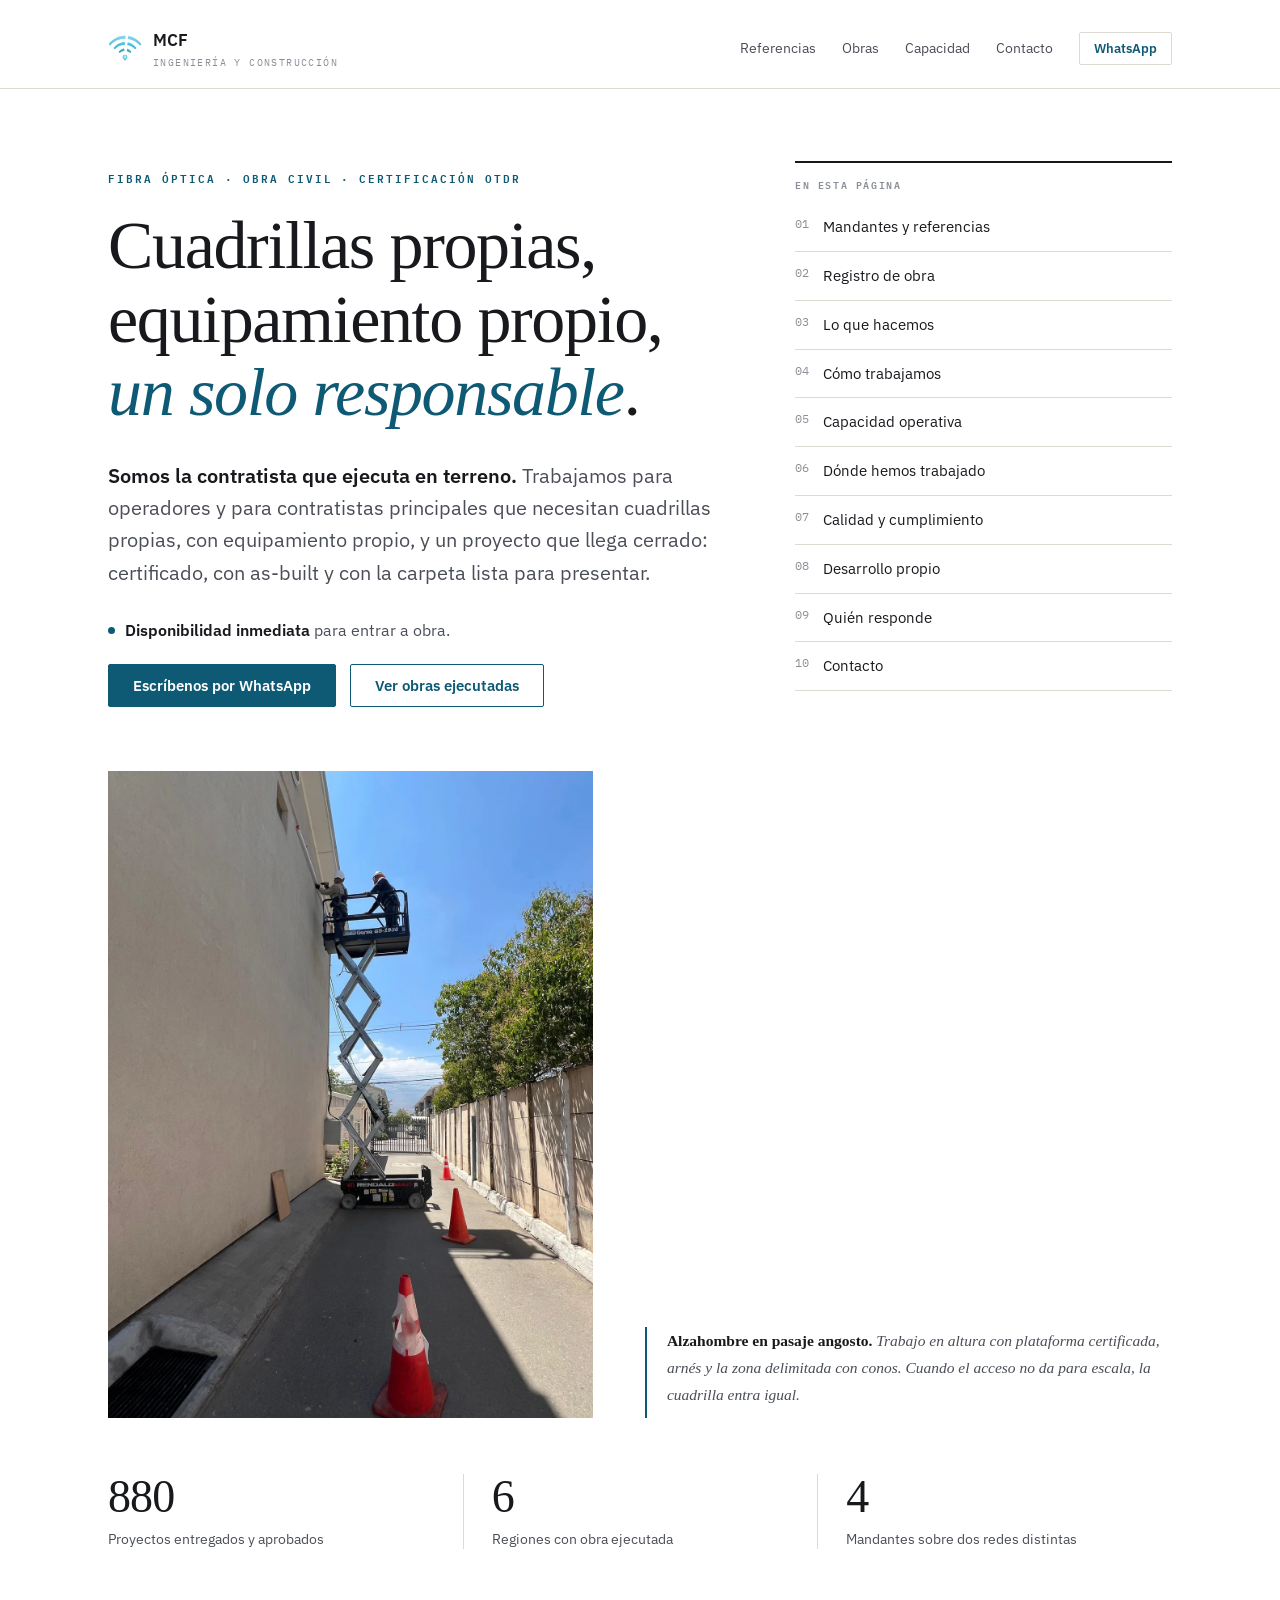
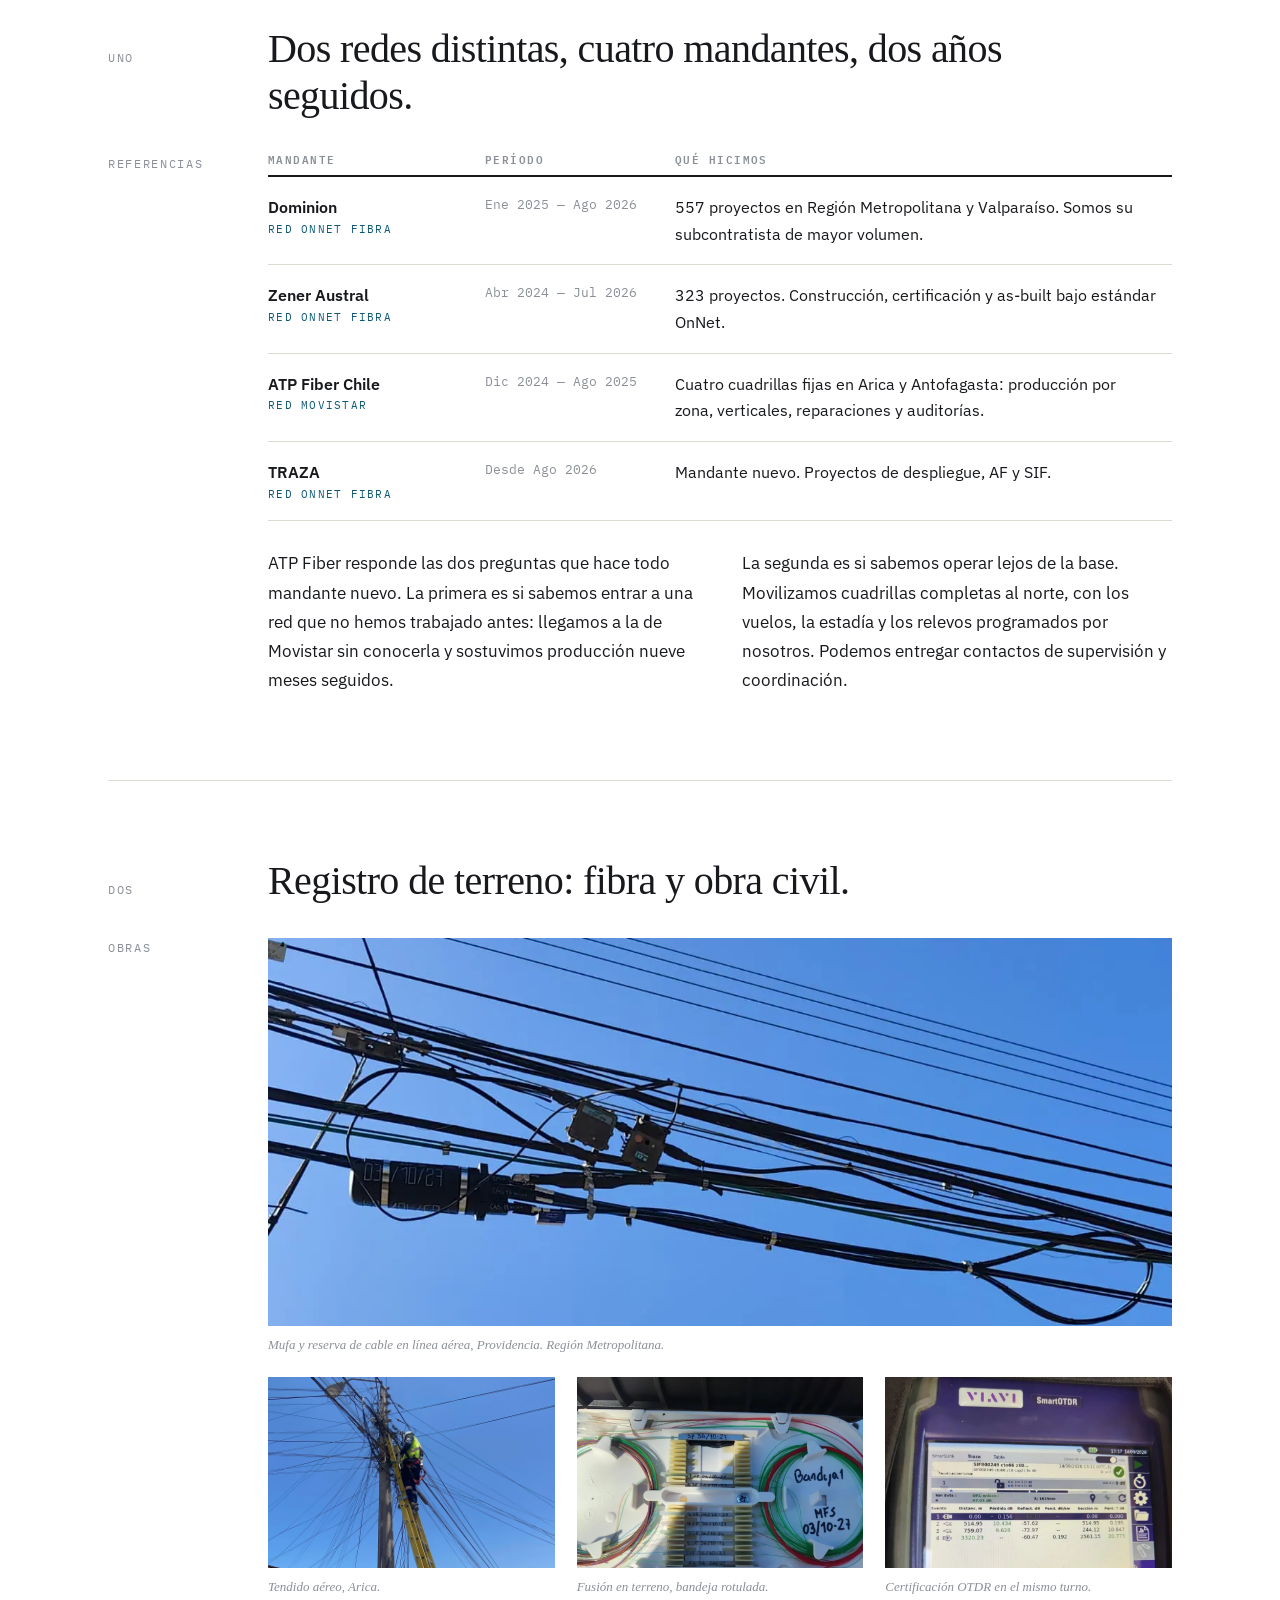
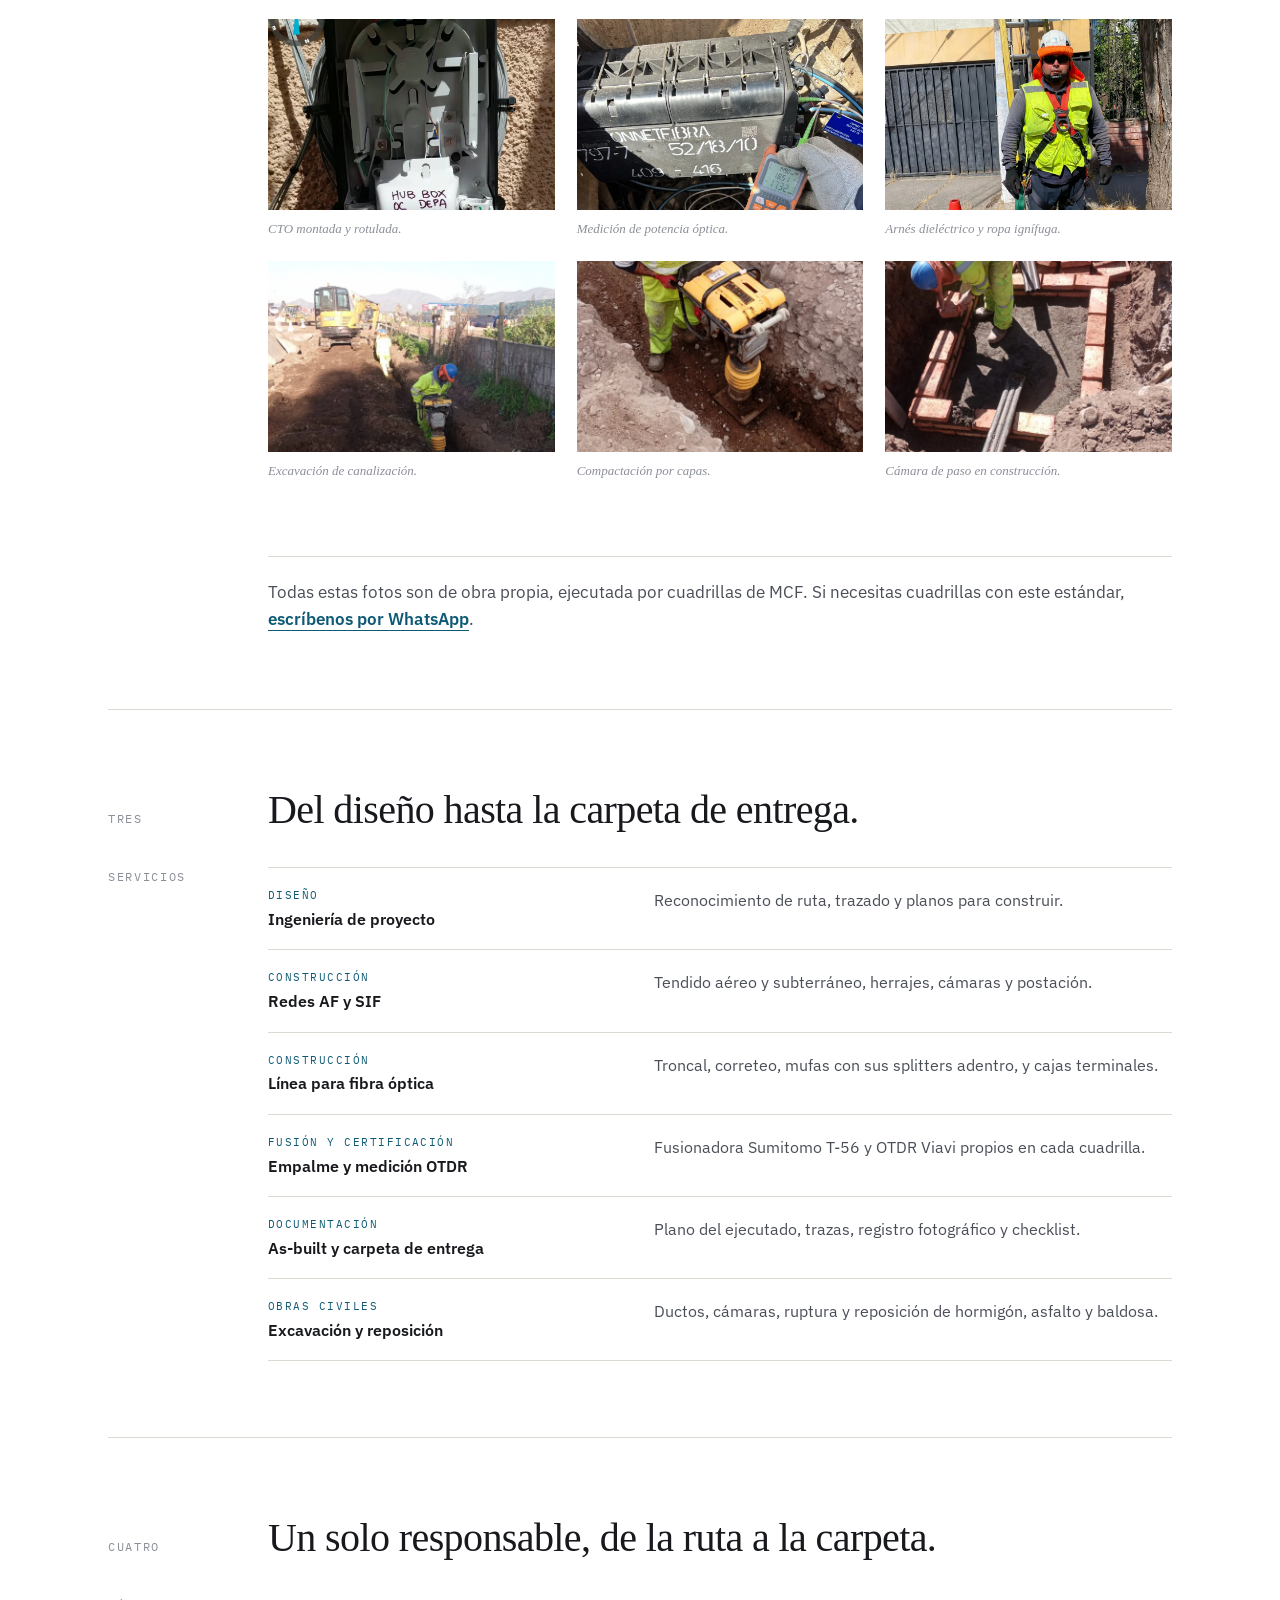
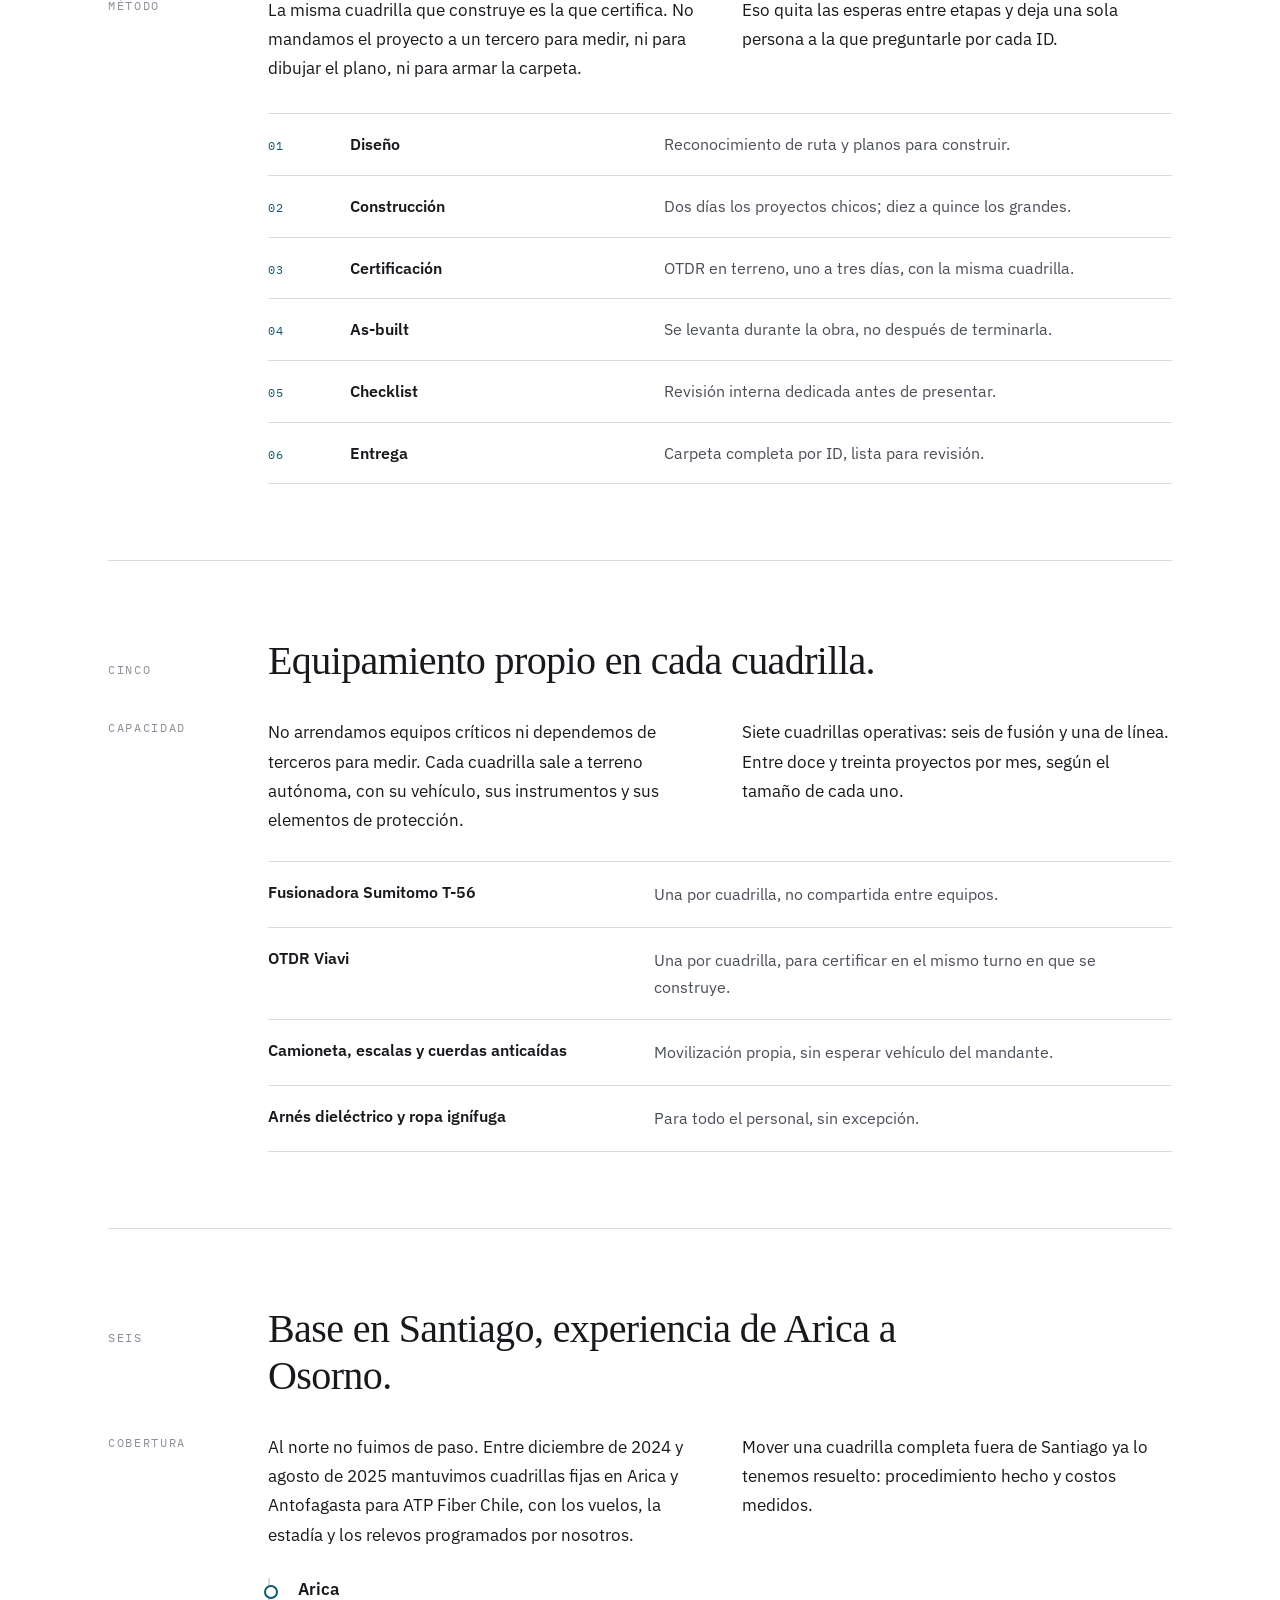
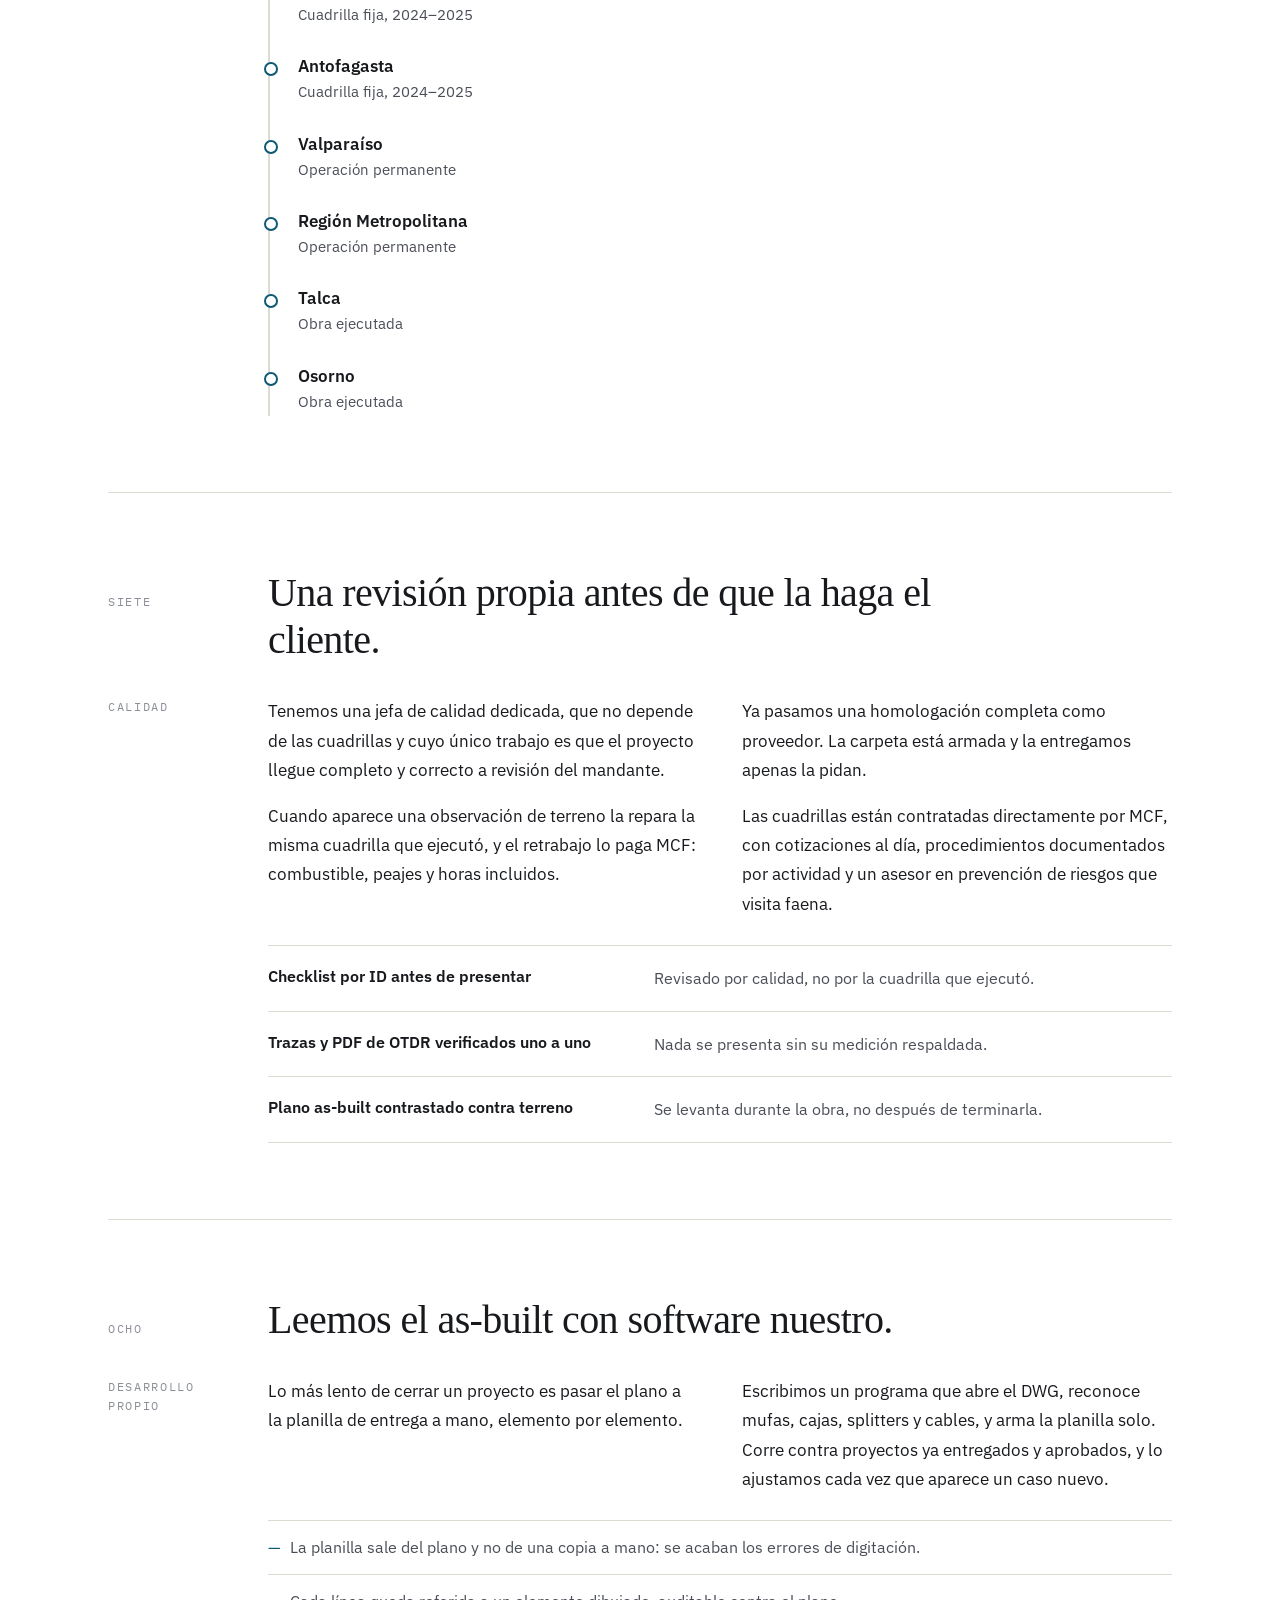
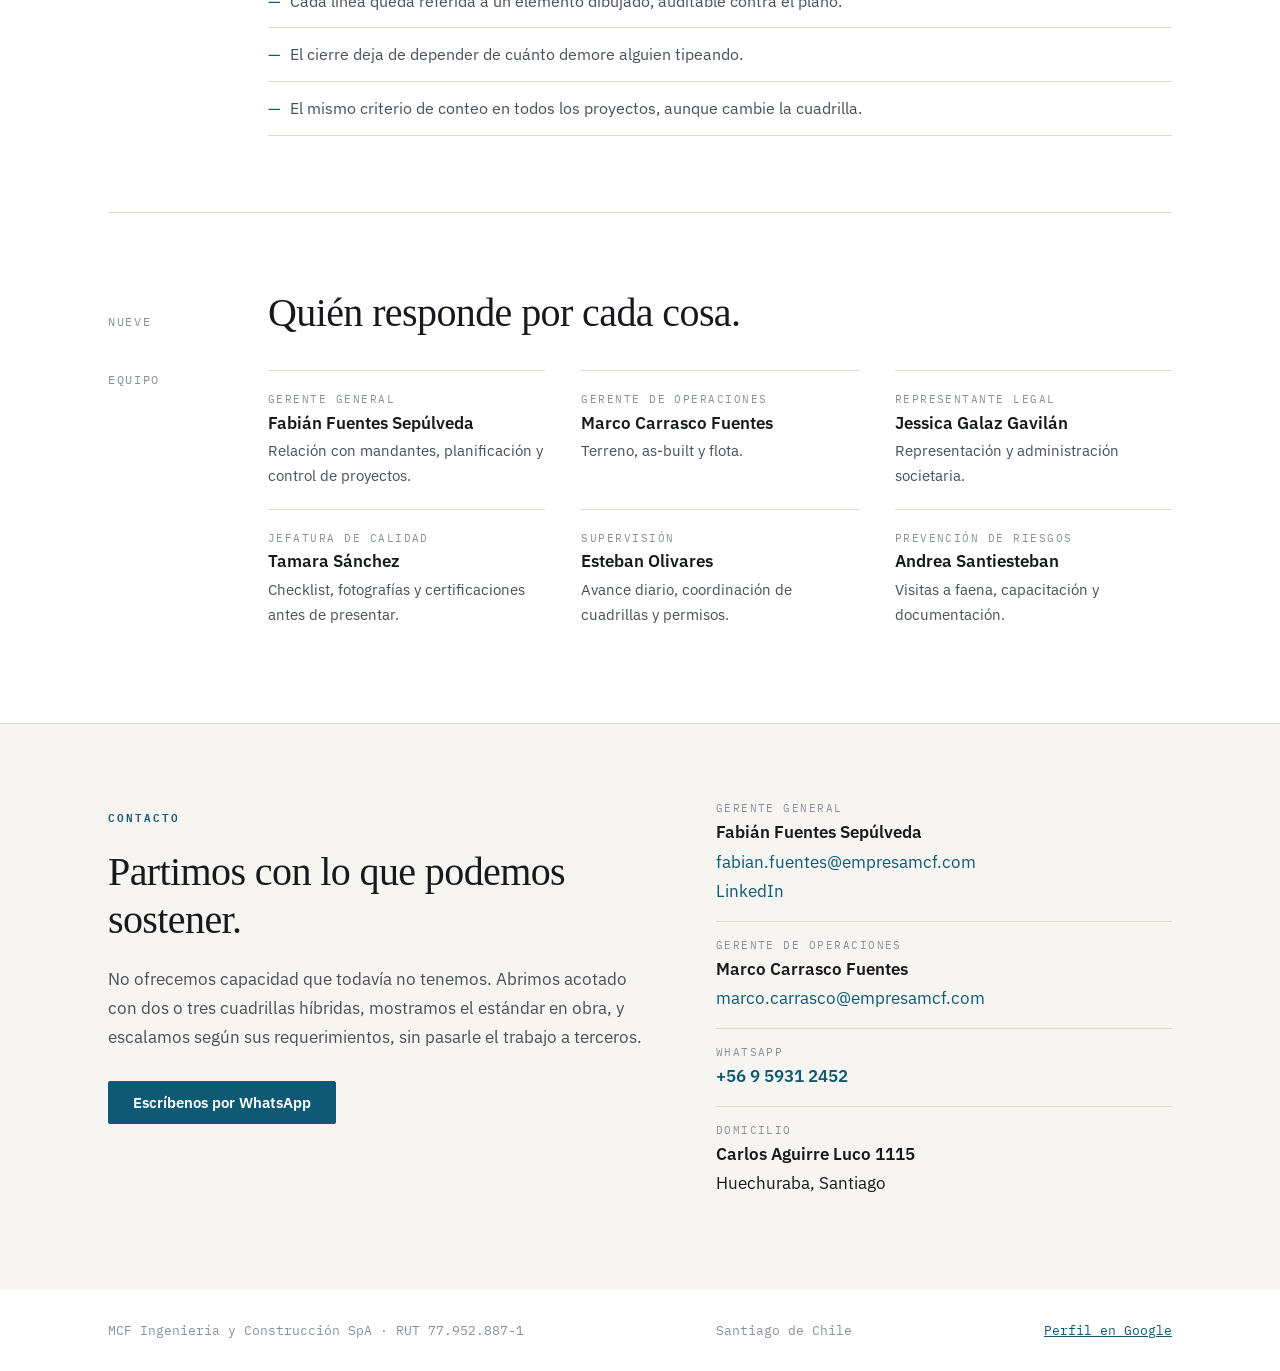
<file: index.html>
<!doctype html>
<html lang="es-CL">
<head>
<meta charset="utf-8">
<meta name="viewport" content="width=device-width, initial-scale=1">
<title>MCF Ingeniería y Construcción SpA — Fibra óptica y obra civil</title>
<meta name="description" content="Contratista de fibra óptica y obra civil en Chile. Diseño, construcción AF y SIF, certificación OTDR y as-built. 880 proyectos entregados y aprobados entre Arica y Osorno.">
<link rel="canonical" href="https://empresamcf.com/">
<meta name="robots" content="index, follow">
<meta name="theme-color" content="#FFFFFF">
<!-- verificacion de Google Search Console: no borrar, Google revisa que siga
     aqui cada cierto tiempo y si no la encuentra revoca el acceso. -->
<meta name="google-site-verification" content="KCuSyQx6qJzxIL4gZJbyOAm9YuD4715UcGavwRHu8VU">
<meta name="google-site-verification" content="JJgzE_l_G2oXoa0SqYjK4Qk5N1ioRMS1sUWAFTPnq14">

<link rel="icon" href="img/favicon.ico" sizes="any">
<link rel="apple-touch-icon" href="img/apple-touch-icon.png">

<meta property="og:type" content="website">
<meta property="og:site_name" content="MCF Ingeniería y Construcción SpA">
<meta property="og:title" content="MCF Ingeniería y Construcción SpA — Fibra óptica y obra civil">
<meta property="og:description" content="Cuadrillas propias, equipamiento propio, un solo responsable. Diseño, construcción, certificación OTDR y obra civil para redes de fibra óptica.">
<meta property="og:url" content="https://empresamcf.com/">
<meta property="og:image" content="https://empresamcf.com/img/og-portada.jpg">
<meta property="og:image:width" content="1200">
<meta property="og:image:height" content="630">
<meta property="og:locale" content="es_CL">
<meta name="twitter:card" content="summary_large_image">

<script type="application/ld+json">
{
  "@context": "https://schema.org",
  "@type": "Organization",
  "name": "MCF Ingeniería y Construcción SpA",
  "url": "https://empresamcf.com/",
  "logo": "https://empresamcf.com/img/mcf-logo.png",
  "image": "https://empresamcf.com/img/og-portada.jpg",
  "email": "fabian.fuentes@empresamcf.com",
  "telephone": "+56959312452",
  "taxID": "77.952.887-1",
  "numberOfEmployees": { "@type": "QuantitativeValue", "value": 23 },
  "address": {
    "@type": "PostalAddress",
    "streetAddress": "Carlos Aguirre Luco 1115",
    "addressLocality": "Huechuraba",
    "postalCode": "8590639",
    "addressRegion": "Región Metropolitana",
    "addressCountry": "CL"
  },
  "areaServed": "Chile",
  "sameAs": ["https://www.google.com/maps?cid=9488126232227060836"],
  "hasMap": "https://www.google.com/maps?cid=9488126232227060836",
  "description": "Contratista de planta externa: diseño, construcción AF y SIF, fusión y certificación OTDR, as-built y obras civiles para redes de fibra óptica.",
  "employee": {
    "@type": "Person",
    "name": "Fabián Fuentes Sepúlveda",
    "jobTitle": "Gerente General",
    "email": "fabian.fuentes@empresamcf.com",
    "sameAs": "https://www.linkedin.com/in/fabian-fuentes-mcf/"
  }
}
</script>
<style>
@font-face { font-family:'Plex Sans'; font-weight:400 700; font-display:swap; src:url(fonts/ibm-plex-sans-d8b4e62d.woff2) format('woff2'); }
@font-face { font-family:'Plex Mono'; font-weight:400; font-display:swap; src:url(fonts/ibm-plex-mono-bb87500e.woff2) format('woff2'); }
@font-face { font-family:'Plex Mono'; font-weight:600; font-display:swap; src:url(fonts/ibm-plex-mono-ce9a5ca3.woff2) format('woff2'); }

:root{
  --papel:#FFFFFF; --papel-2:#F6F5F1; --tinta:#17191D; --tinta-2:#4A4E57;
  --tinta-3:#8B8F98; --linea:#DCDAD3; --azul:#0E5A74; --azul-cl:#1C7E9E;
  --serif:Georgia,'Iowan Old Style','Times New Roman',serif;
  --sans:'Plex Sans',-apple-system,'Segoe UI',Roboto,sans-serif;
  --mono:'Plex Mono',ui-monospace,Menlo,Consolas,monospace;
}
*{box-sizing:border-box}
html{scroll-behavior:smooth}
body{
  margin:0; background:var(--papel); color:var(--tinta);
  font:400 17px/1.72 var(--sans); -webkit-font-smoothing:antialiased;
}
img{max-width:100%; height:auto; display:block}
a{color:var(--azul)}
.env{max-width:1120px; margin:0 auto; padding:0 28px}
.regla{border:0; border-top:1px solid var(--linea); margin:0}

/* ---------- cabecera ---------- */
.masthead{
  padding:26px 0 18px; position:sticky; top:0; z-index:60;
  background:var(--papel); transition:padding .18s ease;
}
/* al bajar se achica y dibuja su propia linea, para no tapar texto */
.masthead.compacto{padding:11px 0 10px; border-bottom:1px solid var(--linea)}
@media (prefers-reduced-motion:reduce){ .masthead{transition:none} }
/* los anclajes no deben quedar debajo de la cabecera fija */
article[id],section[id]{scroll-margin-top:76px}
.cabecera-acciones{display:flex; align-items:center; gap:26px}
.wsp{
  font:600 13px/1 var(--sans); color:var(--azul); text-decoration:none; white-space:nowrap;
  border:1px solid var(--linea); border-radius:2px; padding:9px 14px;
}
.wsp:hover{background:var(--azul); border-color:var(--azul); color:#fff}
.masthead .env{display:flex; align-items:center; justify-content:space-between; gap:24px; flex-wrap:wrap}
.marca{display:flex; align-items:center; gap:11px}
.marca img{width:34px}
.marca b{font:600 17px/1 var(--sans); letter-spacing:-.01em}
.marca span{display:block; font:400 10px/1.5 var(--mono); letter-spacing:.14em; color:var(--tinta-3); text-transform:uppercase}
.masthead nav{display:flex; gap:26px; font:400 14px/1 var(--sans)}
.masthead nav a{color:var(--tinta-2); text-decoration:none}
.masthead nav a:hover{color:var(--azul)}

/* bajo 440px la marca y el boton no caben en una sola fila: se oculta la
   bajada de la marca para que el boton no se descuelgue a una segunda linea.
   Va despues de .marca span, si no la regla de arriba lo anula. */
@media (max-width:440px){
  .marca span{display:none}
  .wsp{padding:9px 12px}
}

/* ---------- portada editorial ---------- */
.portada{padding:72px 0 0}
.portada .env{display:grid; grid-template-columns:1.55fr .95fr; gap:72px; align-items:start}
/* la fila de cifras no lleva indice al lado, asi que no tiene por que
   quedarse en la columna angosta: se abre a todo el ancho y queda alineada
   con la tabla y la galeria de mas abajo */
.portada>.env:last-of-type{display:block}
.kicker{font:600 11px/1 var(--mono); letter-spacing:.18em; text-transform:uppercase; color:var(--azul); margin-bottom:26px}
h1{font:400 clamp(40px,5.6vw,68px)/1.08 var(--serif); letter-spacing:-.02em; margin:0 0 30px}
h1 em{font-style:italic; color:var(--azul)}
.entrada{font:400 20px/1.62 var(--sans); color:var(--tinta-2); max-width:36em}
.entrada b{color:var(--tinta); font-weight:600}
.indice{border-top:2px solid var(--tinta); padding-top:16px}
.indice h2{font:600 10px/1 var(--mono); letter-spacing:.16em; text-transform:uppercase; color:var(--tinta-3); margin:0 0 14px}
.indice ol{list-style:none; margin:0; padding:0; counter-reset:n}
.indice li{counter-increment:n; border-bottom:1px solid var(--linea)}
.indice a{
  display:flex; gap:14px; padding:11px 0; text-decoration:none;
  color:var(--tinta); font-size:15px;
}
.indice a::before{content:counter(n,decimal-leading-zero); font:400 12px/1.6 var(--mono); color:var(--tinta-3)}
.indice a:hover{color:var(--azul)}

.acciones{display:flex; gap:14px; flex-wrap:wrap; margin-top:34px}
/* la linea de disponibilidad va sobre los botones: para un mandante que
   necesita cuadrillas pronto es el dato que mas pesa de toda la portada */
.disponible{margin:30px 0 0; font:400 15.5px/1.5 var(--sans); color:var(--tinta-2)}
.disponible b{color:var(--tinta); font-weight:600}
/* el punto va dentro del texto y no como caja aparte: asi la frase no se
   parte en dos columnas al angostarse y la linea sigue partiendo del margen */
.disponible b::before{
  content:""; display:inline-block; width:7px; height:7px; margin-right:10px;
  border-radius:50%; background:var(--azul); vertical-align:.12em;
}
.disponible + .acciones{margin-top:22px}
/* invitacion al cerrar la galeria, en el punto de mayor conviccion.
   .cuerpo es una grilla de 120px + contenido: sin grid-column el parrafo
   caia en la columna del rotulo y quedaba en una tira de 120px de ancho */
.cuerpo>.invita{grid-column:2}
.invita{
  margin:34px 0 0; padding-top:22px; border-top:1px solid var(--linea);
  font:400 16.5px/1.65 var(--sans); color:var(--tinta-2);
}
.invita a{font-weight:600; text-decoration:none; border-bottom:1px solid var(--azul)}
.invita a:hover{color:var(--azul-cl); border-color:var(--azul-cl)}
.boton{
  display:inline-block; padding:13px 24px; text-decoration:none; font:600 15px/1 var(--sans);
  border:1px solid var(--azul); color:var(--azul); border-radius:2px;
}
.boton.lleno{background:var(--azul); color:#fff}
.boton:hover{background:var(--azul-cl); border-color:var(--azul-cl); color:#fff}

/* ---------- foto de apertura ---------- */
.apertura{
  margin:64px auto 0; max-width:1120px; padding:0 28px;
  display:grid; grid-template-columns:minmax(0,.92fr) minmax(0,1fr);
  gap:52px; align-items:end;
}
/* la foto va completa: sin object-fit y sin aspect-ratio, manda su propia forma */
.apertura img{display:block; width:100%; height:auto}
.apertura figcaption{
  font:400 15.5px/1.75 var(--serif); font-style:italic; color:var(--tinta-2);
  margin:0; padding:0 0 10px 20px; border-left:2px solid var(--azul);
}
.apertura figcaption b{font-style:normal; font-weight:600; color:var(--tinta)}
@media (max-width:860px){
  /* 28px, el mismo retiro que .env: con 22 la foto sobresalia seis pixeles
     a cada lado y no calzaba con el texto de arriba ni con las cifras */
  .apertura{grid-template-columns:1fr; gap:22px; align-items:start; padding:0 28px}
  .apertura figcaption{padding-bottom:0}
}

/* ---------- cifras ---------- */
.cifras{display:grid; grid-template-columns:repeat(3,1fr); gap:0; margin:56px 0 0}
.cifras div{padding:0 28px; border-left:1px solid var(--linea)}
.cifras div:first-child{padding-left:0; border-left:0}
.cifras b{display:block; font:400 46px/1 var(--serif); letter-spacing:-.02em}
.cifras .az{color:var(--azul)}
.cifras small{display:block; margin-top:9px; font-size:13.5px; color:var(--tinta-2); line-height:1.5}

/* ---------- articulos ---------- */
article{padding:76px 0}
article + article{border-top:1px solid var(--linea)}
.cab{display:grid; grid-template-columns:120px 1fr; gap:40px; align-items:baseline; margin-bottom:34px}
.num{font:400 12px/1.6 var(--mono); letter-spacing:.14em; color:var(--tinta-3); text-transform:uppercase}
h2{font:400 clamp(28px,3.4vw,40px)/1.18 var(--serif); letter-spacing:-.015em; margin:0; max-width:19em}
.cuerpo{display:grid; grid-template-columns:120px 1fr; gap:40px}
.texto{columns:2; column-gap:44px; max-width:none}
.texto p{margin:0 0 17px; break-inside:avoid}
.texto p:last-child{margin-bottom:0}
@media (max-width:860px){ .texto{columns:1} }

/* listas de servicio, sin recuadros */
.lista{list-style:none; margin:0; padding:0}
.lista li{padding:19px 0; border-top:1px solid var(--linea); display:grid; grid-template-columns:.9fr 1.3fr; gap:28px}
.lista li:last-child{border-bottom:1px solid var(--linea)}
.lista h3{margin:0; font:600 16px/1.4 var(--sans)}
.lista .rama{display:block; font:400 10.5px/1.6 var(--mono); letter-spacing:.14em; text-transform:uppercase; color:var(--azul); margin-bottom:4px}
.lista p{margin:0; color:var(--tinta-2); font-size:15.5px}

/* pasos del metodo: filas numeradas, sin tarjetas */
.pasos{list-style:none; margin:0; padding:0; counter-reset:q}
.pasos li{
  counter-increment:q; padding:17px 0; border-top:1px solid var(--linea);
  display:grid; grid-template-columns:58px .8fr 1.4fr; gap:24px; align-items:baseline;
}
.pasos li:last-child{border-bottom:1px solid var(--linea)}
.pasos li::before{
  content:counter(q,decimal-leading-zero);
  font:400 12px/1.6 var(--mono); color:var(--azul); letter-spacing:.06em;
}
.pasos b{font:600 16px/1.4 var(--sans)}
.pasos span{color:var(--tinta-2); font-size:15.5px}
@media (max-width:760px){
  .pasos li{grid-template-columns:40px 1fr; gap:4px 16px}
  .pasos span{grid-column:2}
}

/* lo que resuelve el software: vinetas con guion, sin bolitas */
.gana{list-style:none; margin:26px 0 0; padding:0}
.gana li{padding:13px 0; border-top:1px solid var(--linea); color:var(--tinta-2); font-size:15.5px; padding-left:22px; position:relative}
.gana li::before{content:'—'; position:absolute; left:0; color:var(--azul)}
.gana li:last-child{border-bottom:1px solid var(--linea)}
@media (max-width:760px){ .lista li{grid-template-columns:1fr; gap:6px} }

/* referencias como tabla editorial */
table{width:100%; border-collapse:collapse; font-size:15.5px}
th{
  text-align:left; font:600 10.5px/1 var(--mono); letter-spacing:.14em; text-transform:uppercase;
  color:var(--tinta-3); padding:0 16px 11px 0; border-bottom:2px solid var(--tinta);
}
td{padding:17px 16px 17px 0; border-bottom:1px solid var(--linea); vertical-align:top}
td:first-child{font-weight:600; width:24%}
td .red{display:block; font:400 10.5px/1.7 var(--mono); letter-spacing:.12em; text-transform:uppercase; color:var(--azul); font-weight:400}
td.fecha{font:400 13px/1.7 var(--mono); color:var(--tinta-3); width:21%; white-space:nowrap}

/* galeria editorial: una grande y una banda de chicas */
.galeria{display:grid; grid-template-columns:repeat(3,1fr); gap:22px}
.galeria figure{margin:0}
.galeria img{width:100%; aspect-ratio:3/2; object-fit:cover}
.galeria figcaption{font:400 13px/1.55 var(--serif); font-style:italic; color:var(--tinta-3); padding-top:9px}
.galeria .ancha{grid-column:span 3}
.galeria .ancha img{aspect-ratio:21/9}
@media (max-width:760px){ .galeria{grid-template-columns:1fr} .galeria .ancha{grid-column:auto} }

/* mapa de cobertura, como escala */
.escala{list-style:none; margin:28px 0 0; padding:0; border-left:2px solid var(--linea)}
.escala li{position:relative; padding:0 0 26px 28px}
.escala li::before{
  content:''; position:absolute; left:-6px; top:7px; width:10px; height:10px;
  border-radius:50%; background:var(--papel); border:2px solid var(--azul);
}
.escala li:last-child{padding-bottom:0}
.escala b{display:block; font:600 17px/1.3 var(--sans)}
.escala span{font-size:14.5px; color:var(--tinta-2)}

/* equipo */
.equipo{display:grid; grid-template-columns:repeat(3,1fr); gap:0 36px}
.equipo div{padding:20px 0; border-top:1px solid var(--linea)}
.equipo .rol{display:block; font:400 10.5px/1.7 var(--mono); letter-spacing:.14em; text-transform:uppercase; color:var(--tinta-3)}
.equipo b{display:block; font:600 16.5px/1.4 var(--sans); margin:3px 0 4px}
.equipo p{margin:0; font-size:14.5px; color:var(--tinta-2)}
@media (max-width:760px){ .equipo{grid-template-columns:1fr} }

/* cierre */
.cierre{background:var(--papel-2); padding:76px 0; border-top:1px solid var(--linea)}
.cierre .env{display:grid; grid-template-columns:1.2fr 1fr; gap:60px; align-items:start}
.datos{list-style:none; margin:0; padding:0}
.datos li{padding:15px 0; border-top:1px solid var(--linea)}
.datos li:first-child{border-top:0; padding-top:0}
.datos .rot{display:block; font:400 10.5px/1.7 var(--mono); letter-spacing:.14em; text-transform:uppercase; color:var(--tinta-3)}
.datos b{font:600 16.5px/1.5 var(--sans)}
.datos a{text-decoration:none}
.datos a:hover{text-decoration:underline}

.pie{padding:30px 0; font:400 12.5px/1.7 var(--mono); color:var(--tinta-3)}
.pie .env{display:flex; justify-content:space-between; gap:20px; flex-wrap:wrap}

/* en telefono la tabla no cabe: se apila como fichas */
@media (max-width:700px){
  table,tbody,tr,td{display:block; width:100%}
  thead{display:none}
  tr{padding:18px 0; border-bottom:1px solid var(--linea)}
  td{border:0; padding:2px 0}
  td:first-child{width:auto; font-size:18.5px}
  td.fecha{width:auto; margin-bottom:6px}
}

@media (max-width:900px){
  .portada .env{grid-template-columns:1fr; gap:46px}
  .cab,.cuerpo{grid-template-columns:1fr; gap:14px}
  .cuerpo>.invita{grid-column:1}
  .cifras{grid-template-columns:1fr 1fr; gap:26px 0}
  .cifras div{border-left:0; padding:0}
  .cierre .env{grid-template-columns:1fr; gap:40px}
  .masthead nav{display:none}
  /* En pantalla angosta se reordena la portada: texto, cifras, foto e
     indice al final. Asi los numeros aparecen una pantalla antes en vez
     de quedar detras de la foto vertical y de diez enlaces.
     El indice vive dentro de la misma caja que el titular, asi que para
     poder ordenarlo aparte hay que disolver esa caja con display:contents
     y devolverle a mano el ancho y el aire lateral a sus dos piezas. */
  .portada{display:flex; flex-direction:column}
  .portada>.env:first-of-type{display:contents}
  .portada>.env:first-of-type>div:first-child{
    order:1; width:100%; max-width:1120px; margin:0 auto; padding:0 28px;
  }
  /* width:100% porque en columna flexible el margin:auto de .env la
     encoge a su contenido y las cifras quedaban angostas y centradas */
  .portada>.env:last-of-type{order:2; width:100%}
  .portada>.apertura{order:3}
  /* con margen y no con padding: el filete de arriba lleva el mismo
     retiro que el texto, en vez de cruzar la pantalla de borde a borde */
  .portada>.env:first-of-type>.indice{order:4; margin:46px 28px 0}
}
</style>
</head>
<body>

<header class="masthead">
  <div class="env">
    <div class="marca">
      <img src="img/mcf-simbolo.svg" alt="" width="34" height="30">
      <div><b>MCF</b><span>Ingeniería y Construcción</span></div>
    </div>
    <div class="cabecera-acciones">
      <nav>
        <a href="#referencias">Referencias</a>
        <a href="#obras">Obras</a>
        <a href="#capacidad">Capacidad</a>
        <a href="#contacto">Contacto</a>
      </nav>
      <a class="wsp" href="https://wa.me/56959312452?text=Hola%2C%20escribo%20desde%20el%20sitio%20de%20MCF.%20Quiero%20consultar%20por%20disponibilidad%20de%20cuadrillas." rel="noopener">WhatsApp</a>
    </div>
  </div>
</header>
<hr class="regla">

<section class="portada">
  <div class="env">
    <div>
      <p class="kicker">Fibra óptica · Obra civil · Certificación OTDR</p>
      <h1>Cuadrillas propias, equipamiento propio, <em>un solo responsable</em>.</h1>
      <p class="entrada"><b>Somos la contratista que ejecuta en terreno.</b> Trabajamos para operadores y para contratistas principales que necesitan cuadrillas propias, con equipamiento propio, y un proyecto que llega cerrado: certificado, con as-built y con la carpeta lista para presentar.</p>
      <p class="disponible"><b>Disponibilidad inmediata</b> para entrar a obra.</p>
      <div class="acciones">
        <a class="boton lleno" href="https://wa.me/56959312452?text=Hola%2C%20escribo%20desde%20el%20sitio%20de%20MCF.%20Quiero%20consultar%20por%20disponibilidad%20de%20cuadrillas." rel="noopener">Escríbenos por WhatsApp</a>
        <a class="boton" href="#obras">Ver obras ejecutadas</a>
      </div>
    </div>
    <div class="indice">
      <h2>En esta página</h2>
      <ol>
        <li><a href="#referencias">Mandantes y referencias</a></li>
        <li><a href="#obras">Registro de obra</a></li>
        <li><a href="#servicios">Lo que hacemos</a></li>
        <li><a href="#metodo">Cómo trabajamos</a></li>
        <li><a href="#capacidad">Capacidad operativa</a></li>
        <li><a href="#cobertura">Dónde hemos trabajado</a></li>
        <li><a href="#calidad">Calidad y cumplimiento</a></li>
        <li><a href="#software">Desarrollo propio</a></li>
        <li><a href="#equipo">Quién responde</a></li>
        <li><a href="#contacto">Contacto</a></li>
      </ol>
    </div>
  </div>

  <figure class="apertura">
    <picture>
      <source srcset="img/obra/alzahombre.webp" type="image/webp">
      <img src="img/obra/alzahombre.jpg" width="1200" height="1600"
           alt="Dos técnicos de MCF trabajando desde un alzahombre Genie GS-1930 en la fachada de un edificio, con la zona delimitada por conos.">
    </picture>
    <figcaption><b>Alzahombre en pasaje angosto.</b> Trabajo en altura con plataforma certificada, arnés y la zona delimitada con conos. Cuando el acceso no da para escala, la cuadrilla entra igual.</figcaption>
  </figure>

  <div class="env">
    <div class="cifras">
      <div><b>880</b><small>Proyectos entregados y aprobados</small></div>
      <div><b>6</b><small>Regiones con obra ejecutada</small></div>
      <div><b>4</b><small>Mandantes sobre dos redes distintas</small></div>
    </div>
  </div>
</section>

<div class="env">

<article id="referencias">
  <div class="cab"><span class="num">Uno</span><h2>Dos redes distintas, cuatro mandantes, dos años seguidos.</h2></div>
  <div class="cuerpo">
    <span class="num">Referencias</span>
    <div>
      <table>
        <thead><tr><th>Mandante</th><th>Período</th><th>Qué hicimos</th></tr></thead>
        <tbody>
          <tr><td>Dominion<span class="red">Red OnNet Fibra</span></td><td class="fecha">Ene 2025 — Ago 2026</td><td>557 proyectos en Región Metropolitana y Valparaíso. Somos su subcontratista de mayor volumen.</td></tr>
          <tr><td>Zener Austral<span class="red">Red OnNet Fibra</span></td><td class="fecha">Abr 2024 — Jul 2026</td><td>323 proyectos. Construcción, certificación y as-built bajo estándar OnNet.</td></tr>
          <tr><td>ATP Fiber Chile<span class="red">Red Movistar</span></td><td class="fecha">Dic 2024 — Ago 2025</td><td>Cuatro cuadrillas fijas en Arica y Antofagasta: producción por zona, verticales, reparaciones y auditorías.</td></tr>
          <tr><td>TRAZA<span class="red">Red OnNet Fibra</span></td><td class="fecha">Desde Ago 2026</td><td>Mandante nuevo. Proyectos de despliegue, AF y SIF.</td></tr>
        </tbody>
      </table>
      <div class="texto" style="margin-top:28px">
        <p>ATP Fiber responde las dos preguntas que hace todo mandante nuevo. La primera es si sabemos entrar a una red que no hemos trabajado antes: llegamos a la de Movistar sin conocerla y sostuvimos producción nueve meses seguidos.</p>
        <p>La segunda es si sabemos operar lejos de la base. Movilizamos cuadrillas completas al norte, con los vuelos, la estadía y los relevos programados por nosotros. Podemos entregar contactos de supervisión y coordinación.</p>
      </div>
    </div>
  </div>
</article>

<article id="obras">
  <div class="cab"><span class="num">Dos</span><h2>Registro de terreno: fibra y obra civil.</h2></div>
  <div class="cuerpo">
    <span class="num">Obras</span>
    <div class="galeria">
      <figure class="ancha">
        <picture><source srcset="img/obra/red-aerea.webp" type="image/webp"><img src="img/obra/red-aerea.jpg" width="1280" height="556" alt="Mufa instalada en una línea aérea de fibra en Providencia, con la reserva de cable enrollada a un costado y el tendido completo recortado contra el cielo."></picture>
        <figcaption>Mufa y reserva de cable en línea aérea, Providencia. Región Metropolitana.</figcaption>
      </figure>
      <figure><picture><source srcset="img/obra/poste-arica.webp" type="image/webp"><img src="img/obra/poste-arica.jpg" width="1200" height="800" alt="Técnico de MCF sobre una escala, trabajando el cableado de un poste de distribución en una calle de Arica."></picture><figcaption>Tendido aéreo, Arica.</figcaption></figure>
      <figure><picture><source srcset="img/obra/empalme.webp" type="image/webp"><img src="img/obra/empalme.jpg" width="1280" height="638" alt="Bandeja de empalme abierta con las fibras ordenadas y rotuladas."></picture><figcaption>Fusión en terreno, bandeja rotulada.</figcaption></figure>
      <figure><picture><source srcset="img/obra/otdr.webp" type="image/webp"><img src="img/obra/otdr.jpg" width="880" height="874" alt="Pantalla del OTDR mostrando la traza del enlace medido."></picture><figcaption>Certificación OTDR en el mismo turno.</figcaption></figure>
      <figure><picture><source srcset="img/obra/cto-pared.webp" type="image/webp"><img src="img/obra/cto-pared.jpg" width="1000" height="750" alt="CTO montada en fachada y abierta, con la bandeja de empalme y el splitter rotulados."></picture><figcaption>CTO montada y rotulada.</figcaption></figure>
      <figure><picture><source srcset="img/obra/fotometro.webp" type="image/webp"><img src="img/obra/fotometro.jpg" width="1000" height="750" alt="Medición de potencia óptica con fotómetro sobre una mufa de paso abierta en cámara subterránea."></picture><figcaption>Medición de potencia óptica.</figcaption></figure>
      <figure><picture><source srcset="img/obra/arnes.webp" type="image/webp"><img src="img/obra/arnes.jpg" width="1000" height="750" alt="Técnico con casco, chaleco reflectante y arnés de cuerpo completo."></picture><figcaption>Arnés dieléctrico y ropa ignífuga.</figcaption></figure>
      <figure><picture><source srcset="img/obra/canalizacion.webp" type="image/webp"><img src="img/obra/canalizacion.jpg" width="1200" height="800" alt="Excavación de zanja para canalización con retroexcavadora y cuadrilla de MCF compactando el fondo."></picture><figcaption>Excavación de canalización.</figcaption></figure>
      <figure><picture><source srcset="img/obra/compactacion-zanja.webp" type="image/webp"><img src="img/obra/compactacion-zanja.jpg" width="1200" height="800" alt="Compactación del fondo de zanja con apisonador antes de tender los ductos."></picture><figcaption>Compactación por capas.</figcaption></figure>
      <figure><picture><source srcset="img/obra/camara-ladrillo.webp" type="image/webp"><img src="img/obra/camara-ladrillo.jpg" width="1200" height="800" alt="Cámara de paso levantada en ladrillo, con los ductos ya entrando por el costado de la excavación."></picture><figcaption>Cámara de paso en construcción.</figcaption></figure>
    </div>
    <p class="invita">Todas estas fotos son de obra propia, ejecutada por cuadrillas de MCF. Si necesitas cuadrillas con este estándar, <a href="https://wa.me/56959312452?text=Hola%2C%20escribo%20desde%20el%20sitio%20de%20MCF.%20Quiero%20consultar%20por%20disponibilidad%20de%20cuadrillas." rel="noopener">escríbenos por WhatsApp</a>.</p>
  </div>
</article>

<article id="servicios">
  <div class="cab"><span class="num">Tres</span><h2>Del diseño hasta la carpeta de entrega.</h2></div>
  <div class="cuerpo">
    <span class="num">Servicios</span>
    <ul class="lista">
      <li><div><span class="rama">Diseño</span><h3>Ingeniería de proyecto</h3></div><p>Reconocimiento de ruta, trazado y planos para construir.</p></li>
      <li><div><span class="rama">Construcción</span><h3>Redes AF y SIF</h3></div><p>Tendido aéreo y subterráneo, herrajes, cámaras y postación.</p></li>
      <li><div><span class="rama">Construcción</span><h3>Línea para fibra óptica</h3></div><p>Troncal, correteo, mufas con sus splitters adentro, y cajas terminales.</p></li>
      <li><div><span class="rama">Fusión y certificación</span><h3>Empalme y medición OTDR</h3></div><p>Fusionadora Sumitomo T-56 y OTDR Viavi propios en cada cuadrilla.</p></li>
      <li><div><span class="rama">Documentación</span><h3>As-built y carpeta de entrega</h3></div><p>Plano del ejecutado, trazas, registro fotográfico y checklist.</p></li>
      <li><div><span class="rama">Obras civiles</span><h3>Excavación y reposición</h3></div><p>Ductos, cámaras, ruptura y reposición de hormigón, asfalto y baldosa.</p></li>
    </ul>
  </div>
</article>

<article id="metodo">
  <div class="cab"><span class="num">Cuatro</span><h2>Un solo responsable, de la ruta a la carpeta.</h2></div>
  <div class="cuerpo">
    <span class="num">Método</span>
    <div>
      <div class="texto">
        <p>La misma cuadrilla que construye es la que certifica. No mandamos el proyecto a un tercero para medir, ni para dibujar el plano, ni para armar la carpeta.</p>
        <p>Eso quita las esperas entre etapas y deja una sola persona a la que preguntarle por cada ID.</p>
      </div>
      <ul class="pasos" style="margin-top:30px">
        <li><b>Diseño</b><span>Reconocimiento de ruta y planos para construir.</span></li>
        <li><b>Construcción</b><span>Dos días los proyectos chicos; diez a quince los grandes.</span></li>
        <li><b>Certificación</b><span>OTDR en terreno, uno a tres días, con la misma cuadrilla.</span></li>
        <li><b>As-built</b><span>Se levanta durante la obra, no después de terminarla.</span></li>
        <li><b>Checklist</b><span>Revisión interna dedicada antes de presentar.</span></li>
        <li><b>Entrega</b><span>Carpeta completa por ID, lista para revisión.</span></li>
      </ul>
    </div>
  </div>
</article>

<article id="capacidad">
  <div class="cab"><span class="num">Cinco</span><h2>Equipamiento propio en cada cuadrilla.</h2></div>
  <div class="cuerpo">
    <span class="num">Capacidad</span>
    <div>
      <div class="texto">
        <p>No arrendamos equipos críticos ni dependemos de terceros para medir. Cada cuadrilla sale a terreno autónoma, con su vehículo, sus instrumentos y sus elementos de protección.</p>
        <p>Siete cuadrillas operativas: seis de fusión y una de línea. Entre doce y treinta proyectos por mes, según el tamaño de cada uno.</p>
      </div>
      <ul class="lista" style="margin-top:26px">
        <li><div><h3>Fusionadora Sumitomo T-56</h3></div><p>Una por cuadrilla, no compartida entre equipos.</p></li>
        <li><div><h3>OTDR Viavi</h3></div><p>Una por cuadrilla, para certificar en el mismo turno en que se construye.</p></li>
        <li><div><h3>Camioneta, escalas y cuerdas anticaídas</h3></div><p>Movilización propia, sin esperar vehículo del mandante.</p></li>
        <li><div><h3>Arnés dieléctrico y ropa ignífuga</h3></div><p>Para todo el personal, sin excepción.</p></li>
      </ul>
    </div>
  </div>
</article>

<article id="cobertura">
  <div class="cab"><span class="num">Seis</span><h2>Base en Santiago, experiencia de Arica a Osorno.</h2></div>
  <div class="cuerpo">
    <span class="num">Cobertura</span>
    <div>
      <div class="texto">
        <p>Al norte no fuimos de paso. Entre diciembre de 2024 y agosto de 2025 mantuvimos cuadrillas fijas en Arica y Antofagasta para ATP Fiber Chile, con los vuelos, la estadía y los relevos programados por nosotros.</p>
        <p>Mover una cuadrilla completa fuera de Santiago ya lo tenemos resuelto: procedimiento hecho y costos medidos.</p>
      </div>
      <ul class="escala">
        <li><b>Arica</b><span>Cuadrilla fija, 2024–2025</span></li>
        <li><b>Antofagasta</b><span>Cuadrilla fija, 2024–2025</span></li>
        <li><b>Valparaíso</b><span>Operación permanente</span></li>
        <li><b>Región Metropolitana</b><span>Operación permanente</span></li>
        <li><b>Talca</b><span>Obra ejecutada</span></li>
        <li><b>Osorno</b><span>Obra ejecutada</span></li>
      </ul>
    </div>
  </div>
</article>

<article id="calidad">
  <div class="cab"><span class="num">Siete</span><h2>Una revisión propia antes de que la haga el cliente.</h2></div>
  <div class="cuerpo">
    <span class="num">Calidad</span>
    <div>
      <div class="texto">
        <p>Tenemos una jefa de calidad dedicada, que no depende de las cuadrillas y cuyo único trabajo es que el proyecto llegue completo y correcto a revisión del mandante.</p>
        <p>Cuando aparece una observación de terreno la repara la misma cuadrilla que ejecutó, y el retrabajo lo paga MCF: combustible, peajes y horas incluidos.</p>
        <p>Ya pasamos una homologación completa como proveedor. La carpeta está armada y la entregamos apenas la pidan.</p>
        <p>Las cuadrillas están contratadas directamente por MCF, con cotizaciones al día, procedimientos documentados por actividad y un asesor en prevención de riesgos que visita faena.</p>
      </div>
      <ul class="lista" style="margin-top:26px">
        <li><div><h3>Checklist por ID antes de presentar</h3></div><p>Revisado por calidad, no por la cuadrilla que ejecutó.</p></li>
        <li><div><h3>Trazas y PDF de OTDR verificados uno a uno</h3></div><p>Nada se presenta sin su medición respaldada.</p></li>
        <li><div><h3>Plano as-built contrastado contra terreno</h3></div><p>Se levanta durante la obra, no después de terminarla.</p></li>
      </ul>
    </div>
  </div>
</article>

<article id="software">
  <div class="cab"><span class="num">Ocho</span><h2>Leemos el as-built con software nuestro.</h2></div>
  <div class="cuerpo">
    <span class="num">Desarrollo propio</span>
    <div>
      <div class="texto">
        <p>Lo más lento de cerrar un proyecto es pasar el plano a la planilla de entrega a mano, elemento por elemento.</p>
        <p>Escribimos un programa que abre el DWG, reconoce mufas, cajas, splitters y cables, y arma la planilla solo. Corre contra proyectos ya entregados y aprobados, y lo ajustamos cada vez que aparece un caso nuevo.</p>
      </div>
      <ul class="gana">
        <li>La planilla sale del plano y no de una copia a mano: se acaban los errores de digitación.</li>
        <li>Cada línea queda referida a un elemento dibujado, auditable contra el plano.</li>
        <li>El cierre deja de depender de cuánto demore alguien tipeando.</li>
        <li>El mismo criterio de conteo en todos los proyectos, aunque cambie la cuadrilla.</li>
      </ul>
    </div>
  </div>
</article>

<article id="equipo">
  <div class="cab"><span class="num">Nueve</span><h2>Quién responde por cada cosa.</h2></div>
  <div class="cuerpo">
    <span class="num">Equipo</span>
    <div class="equipo">
      <div><span class="rol">Gerente general</span><b>Fabián Fuentes Sepúlveda</b><p>Relación con mandantes, planificación y control de proyectos.</p></div>
      <div><span class="rol">Gerente de operaciones</span><b>Marco Carrasco Fuentes</b><p>Terreno, as-built y flota.</p></div>
      <div><span class="rol">Representante legal</span><b>Jessica Galaz Gavilán</b><p>Representación y administración societaria.</p></div>
      <div><span class="rol">Jefatura de calidad</span><b>Tamara Sánchez</b><p>Checklist, fotografías y certificaciones antes de presentar.</p></div>
      <div><span class="rol">Supervisión</span><b>Esteban Olivares</b><p>Avance diario, coordinación de cuadrillas y permisos.</p></div>
      <div><span class="rol">Prevención de riesgos</span><b>Andrea Santiesteban</b><p>Visitas a faena, capacitación y documentación.</p></div>
    </div>
  </div>
</article>

</div>

<section class="cierre" id="contacto">
  <div class="env">
    <div>
      <p class="kicker">Contacto</p>
      <h2 style="margin-bottom:22px">Partimos con lo que podemos sostener.</h2>
      <p style="color:var(--tinta-2); max-width:34em; margin:0 0 28px">No ofrecemos capacidad que todavía no tenemos. Abrimos acotado con dos o tres cuadrillas híbridas, mostramos el estándar en obra, y escalamos según sus requerimientos, sin pasarle el trabajo a terceros.</p>
      <a class="boton lleno" href="https://wa.me/56959312452?text=Hola%2C%20escribo%20desde%20el%20sitio%20de%20MCF.%20Quiero%20consultar%20por%20disponibilidad%20de%20cuadrillas." rel="noopener">Escríbenos por WhatsApp</a>
    </div>
    <ul class="datos">
      <li><span class="rot">Gerente general</span><b>Fabián Fuentes Sepúlveda</b><br><a href="mailto:fabian.fuentes@empresamcf.com">fabian.fuentes@empresamcf.com</a><br><a href="https://www.linkedin.com/in/fabian-fuentes-mcf/" rel="noopener">LinkedIn</a></li>
      <li><span class="rot">Gerente de operaciones</span><b>Marco Carrasco Fuentes</b><br><a href="mailto:marco.carrasco@empresamcf.com">marco.carrasco@empresamcf.com</a></li>
      <li><span class="rot">WhatsApp</span><b><a href="https://wa.me/56959312452" rel="noopener">+56 9 5931 2452</a></b></li>
      <li><span class="rot">Domicilio</span><b>Carlos Aguirre Luco 1115</b><br>Huechuraba, Santiago</li>
    </ul>
  </div>
</section>

<footer class="pie">
  <div class="env">
    <span>MCF Ingeniería y Construcción SpA · RUT 77.952.887-1</span>
    <span>Santiago de Chile</span>
    <span><a href="https://www.google.com/maps?cid=9488126232227060836" rel="noopener">Perfil en Google</a></span>
  </div>
</footer>

<script>
/* la cabecera queda igual arriba y se compacta recien al bajar */
(function(){
  var h = document.querySelector('.masthead');
  if(!h) return;
  function marcar(){ h.classList.toggle('compacto', window.scrollY > 60); }
  marcar();
  addEventListener('scroll', marcar, {passive:true});
})();
</script>

</body>
</html>
</file>
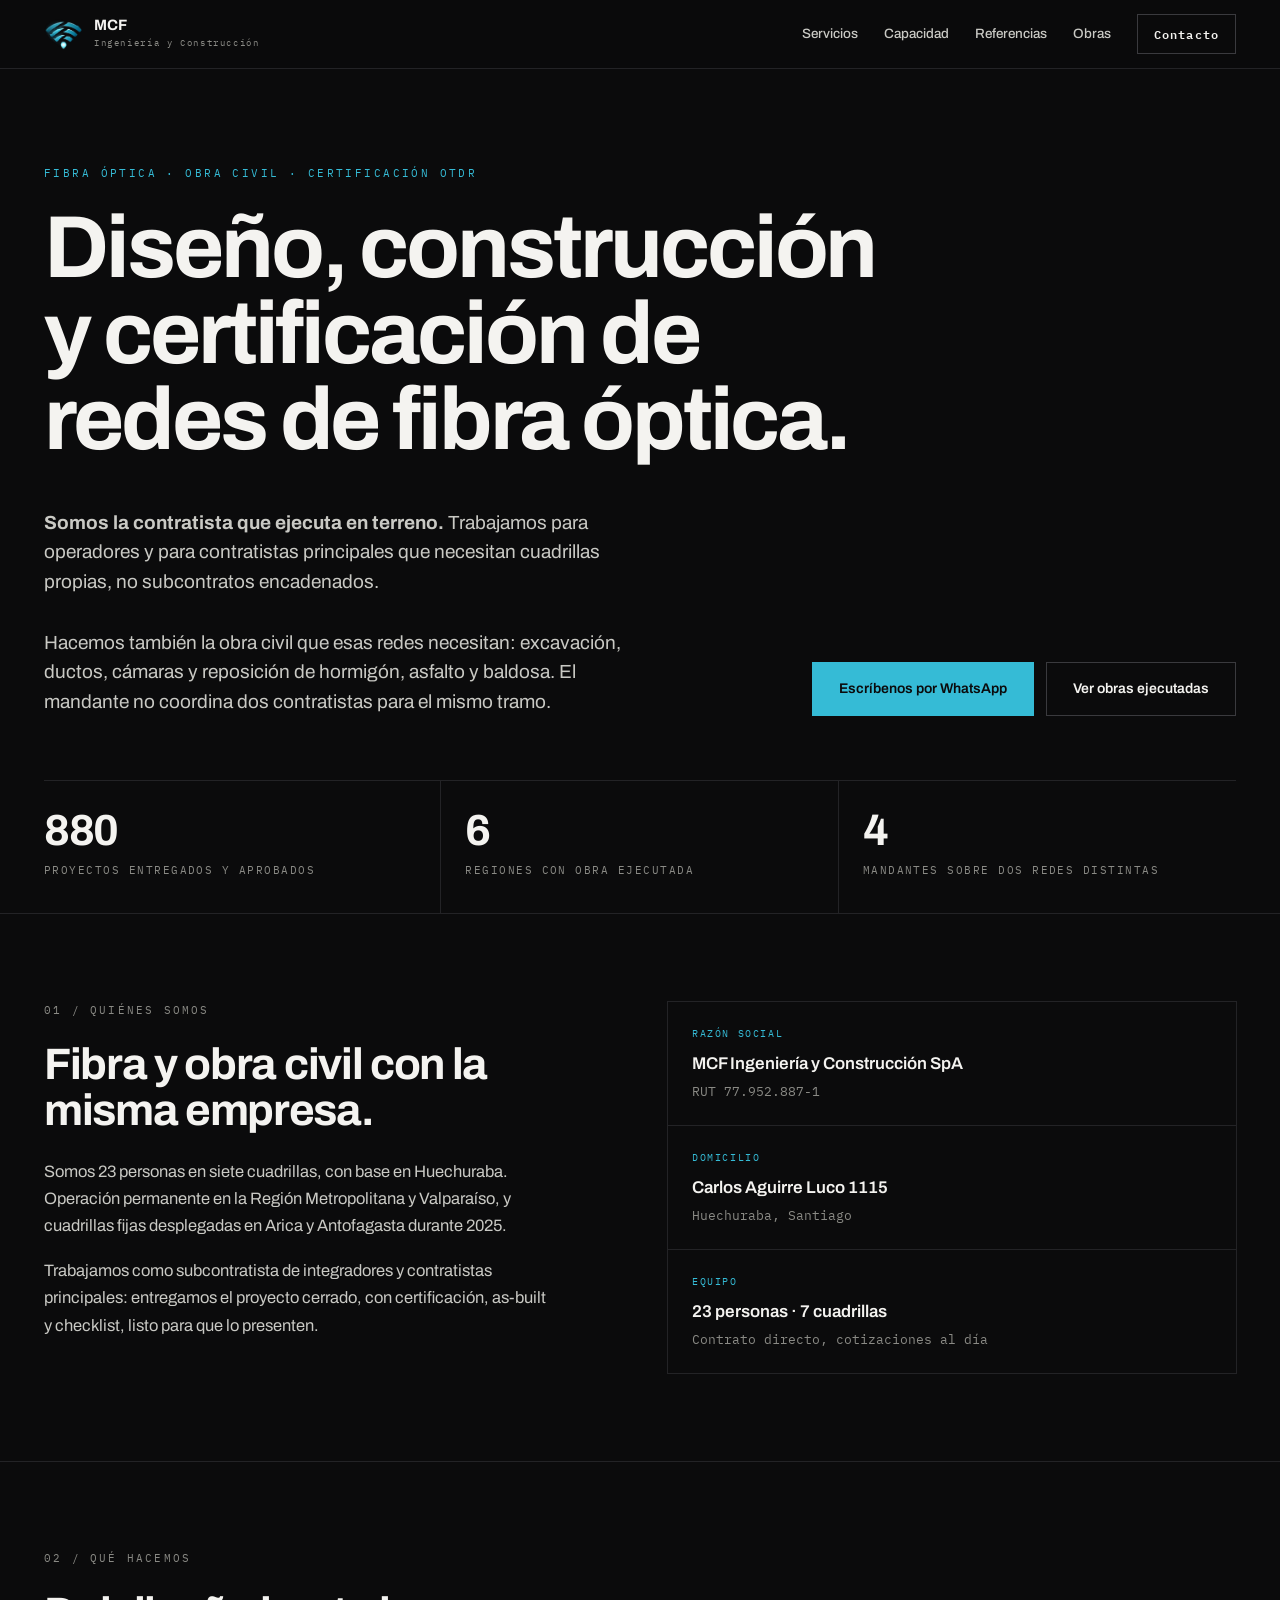
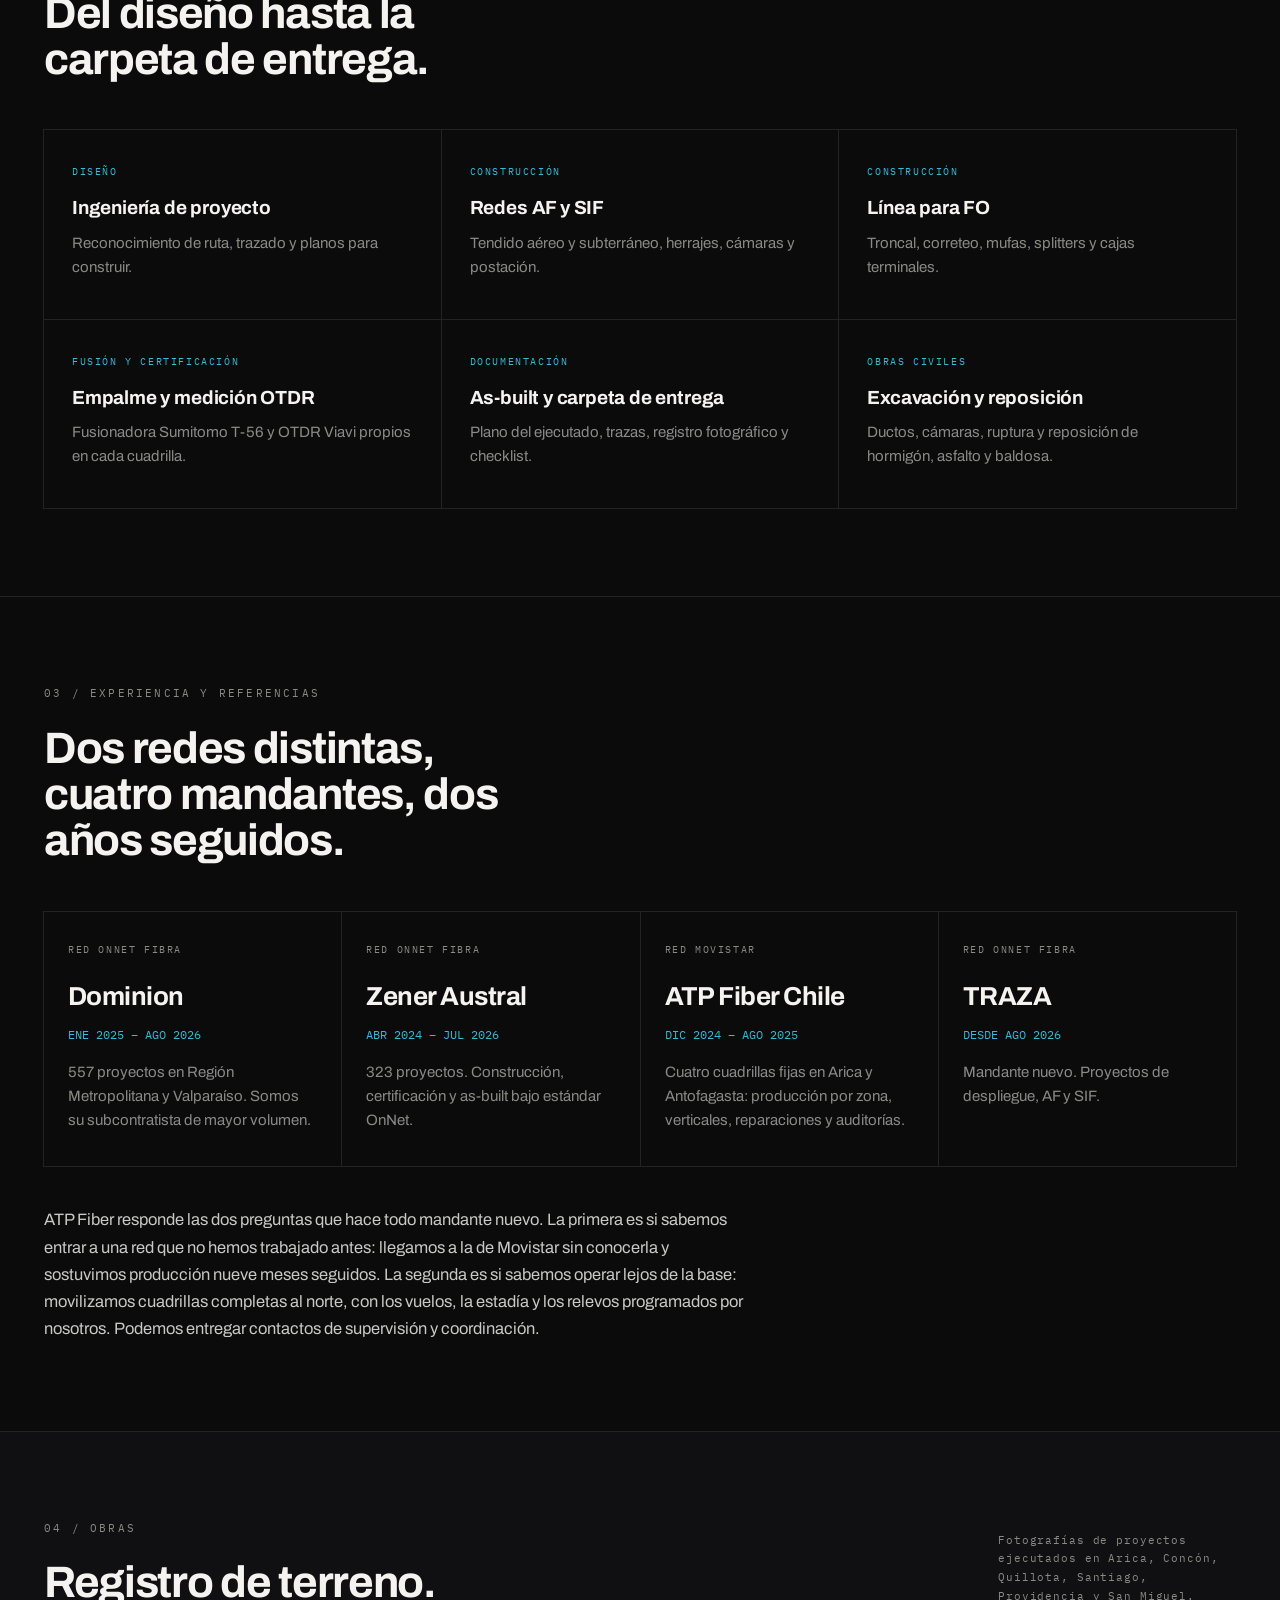
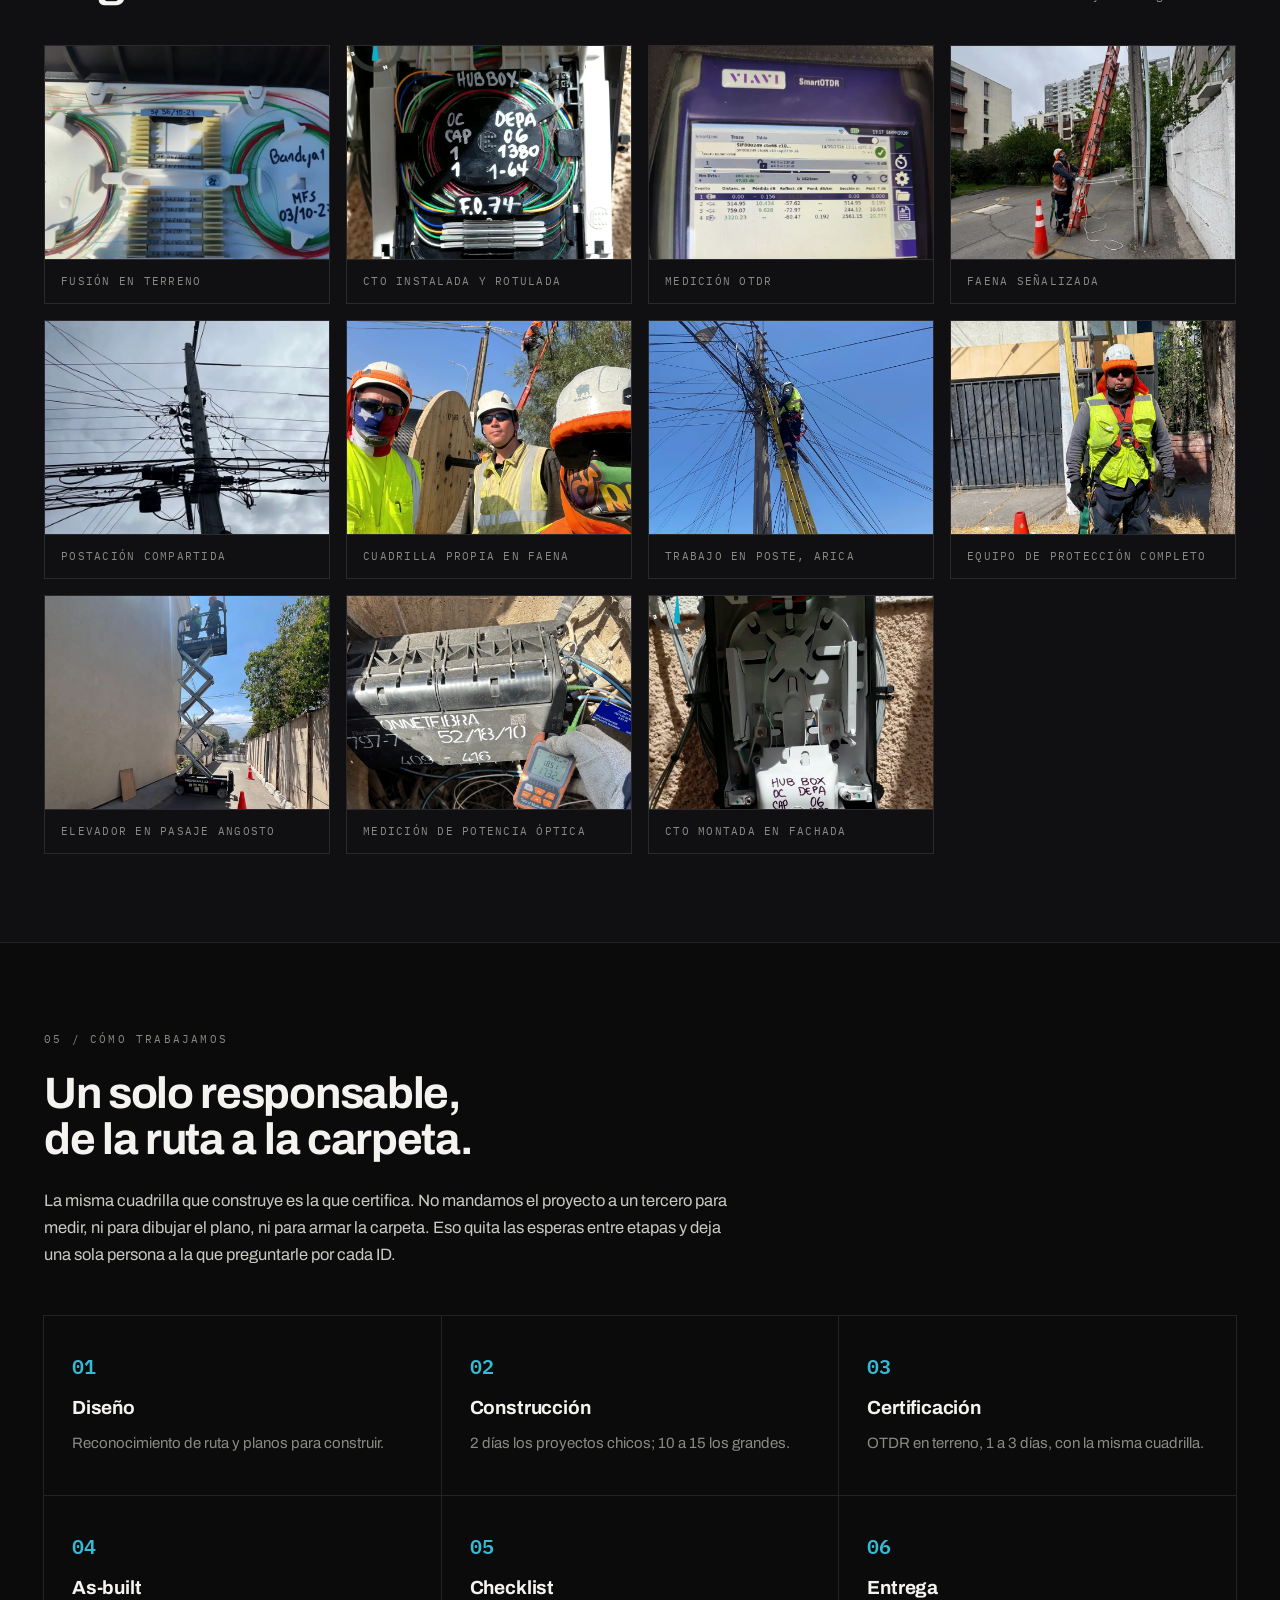
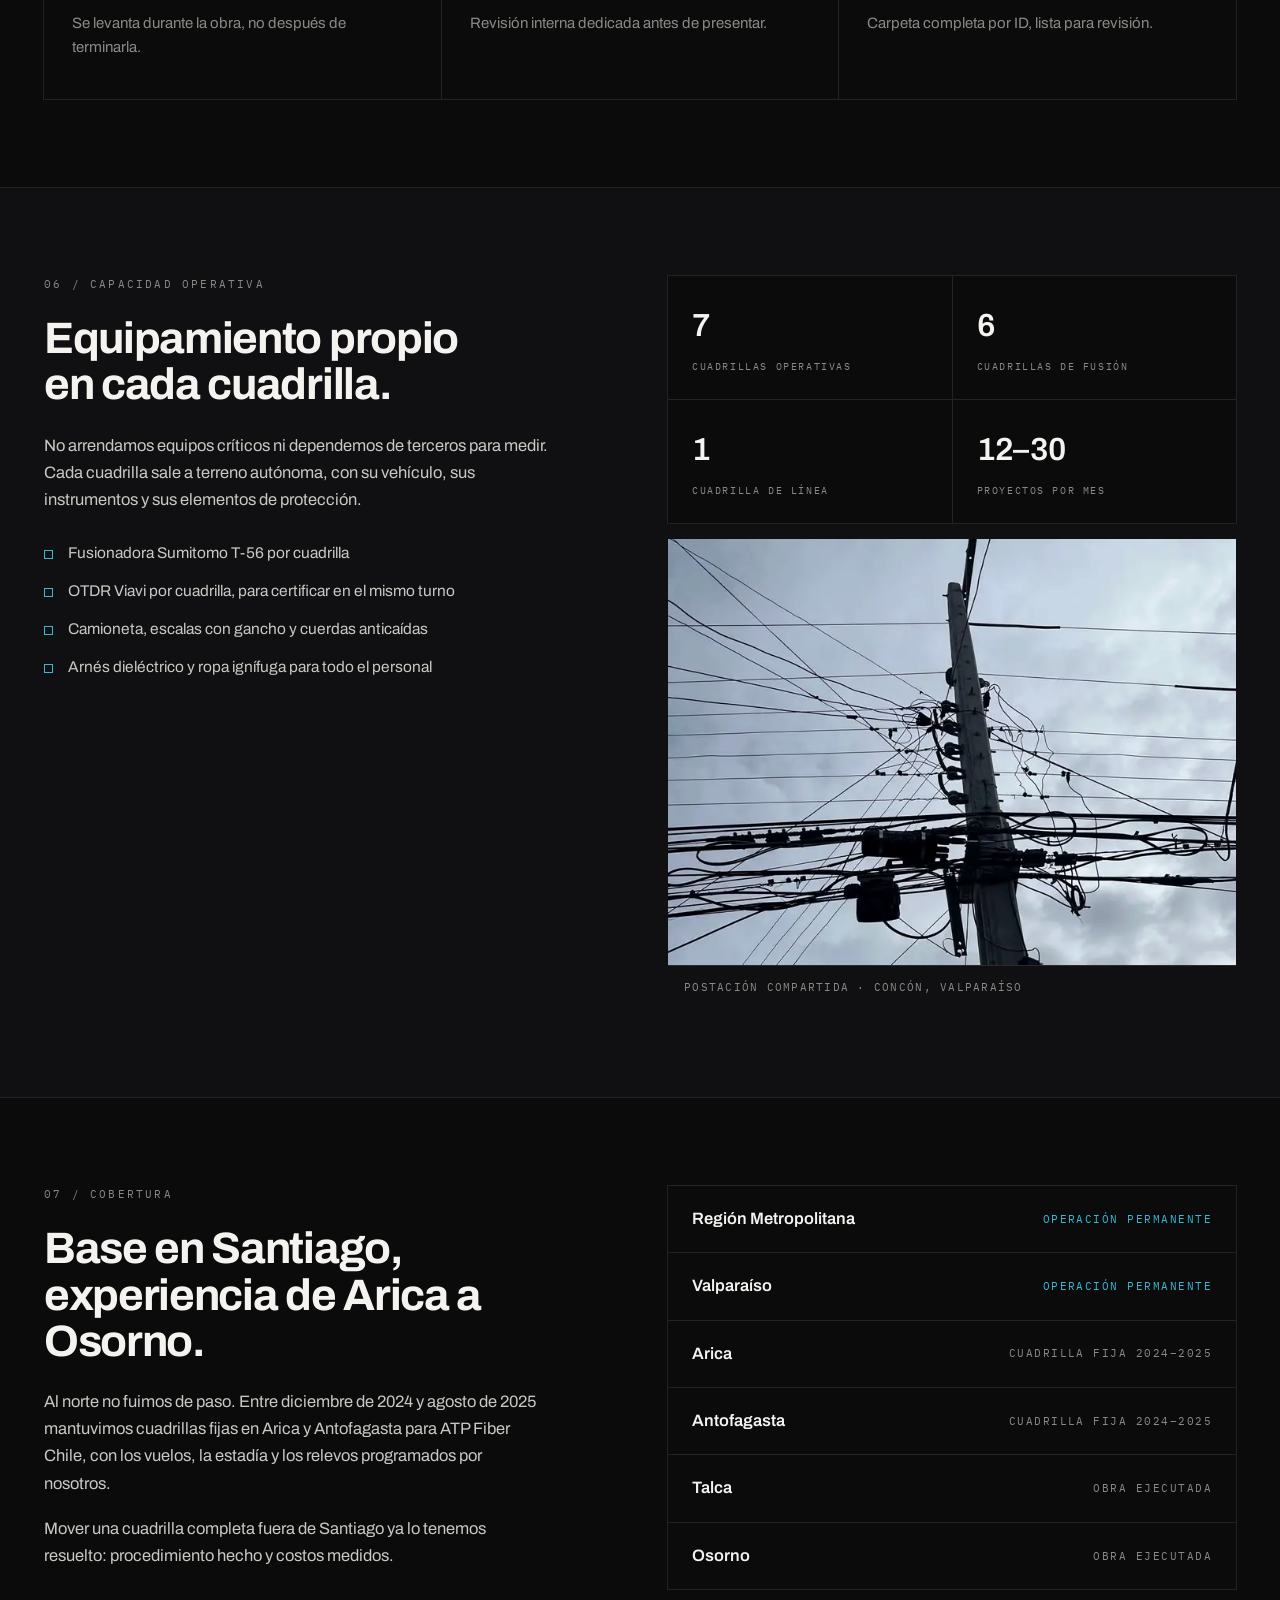
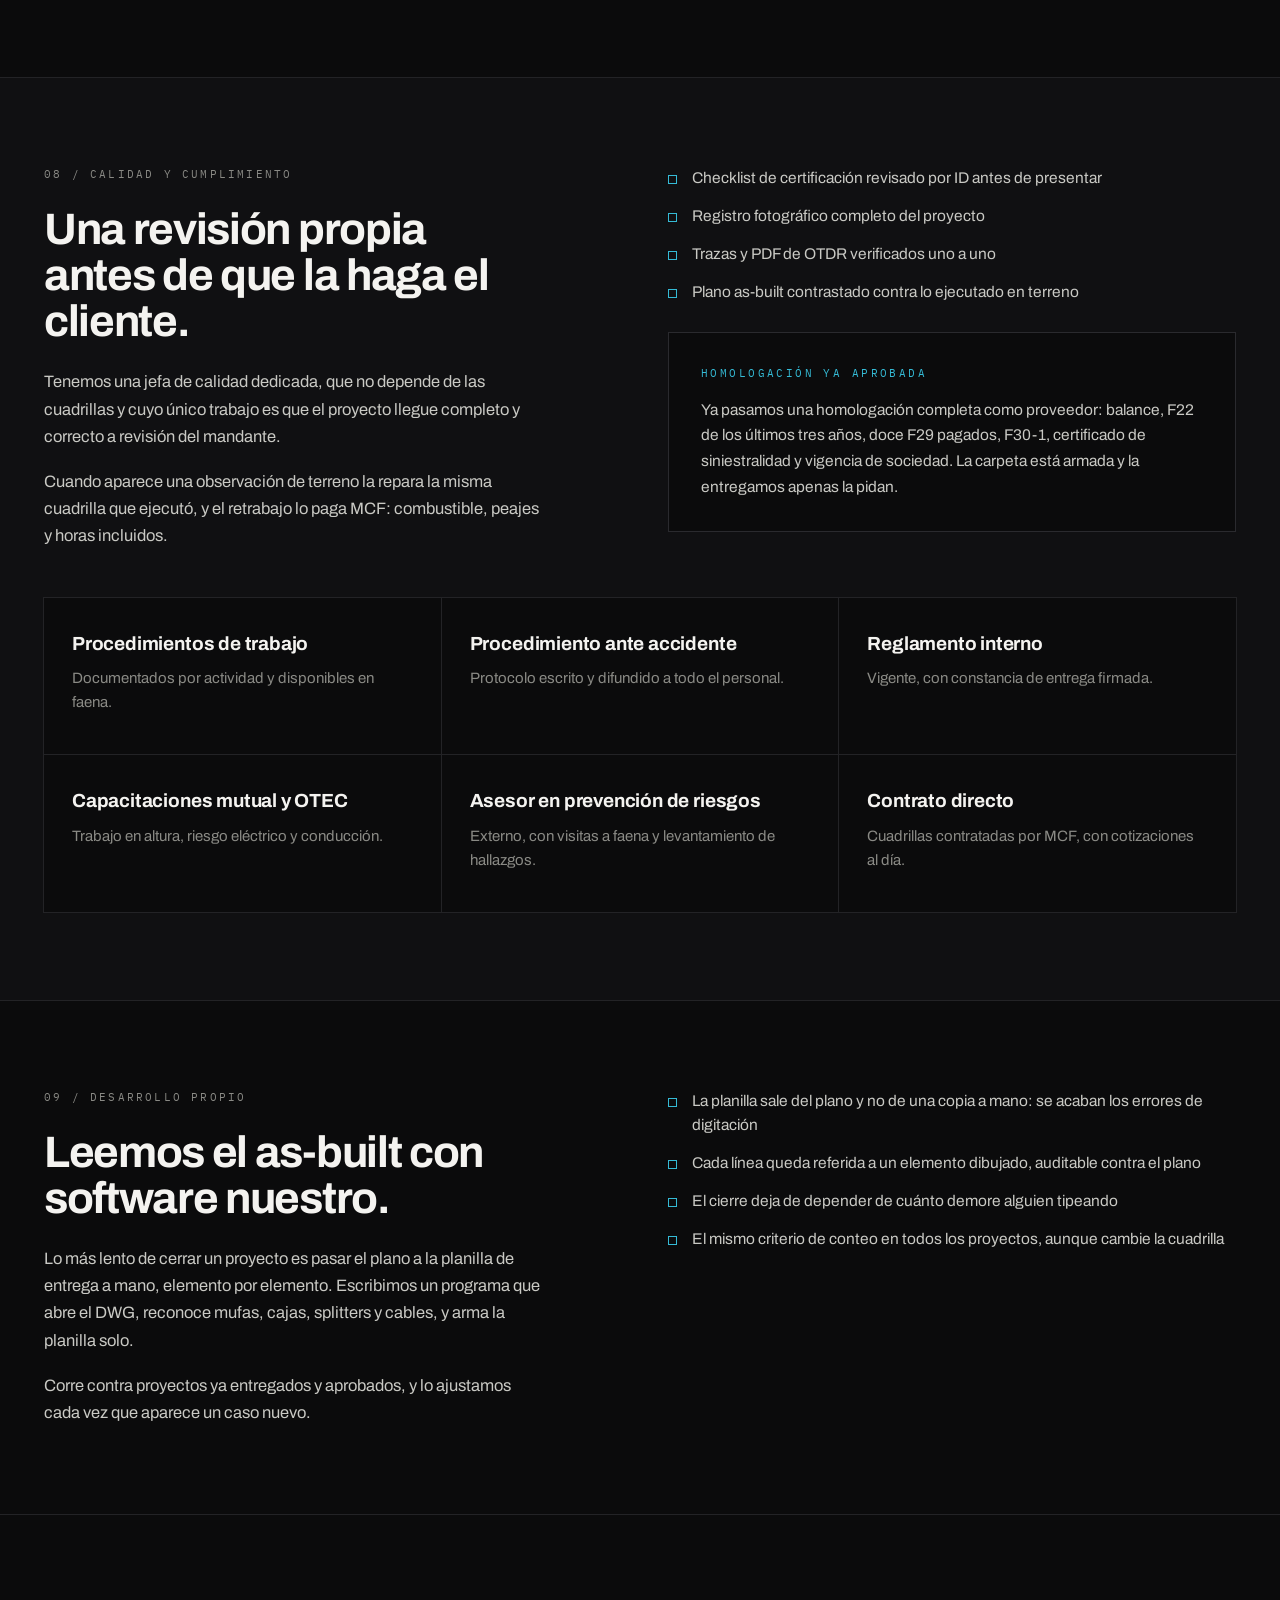
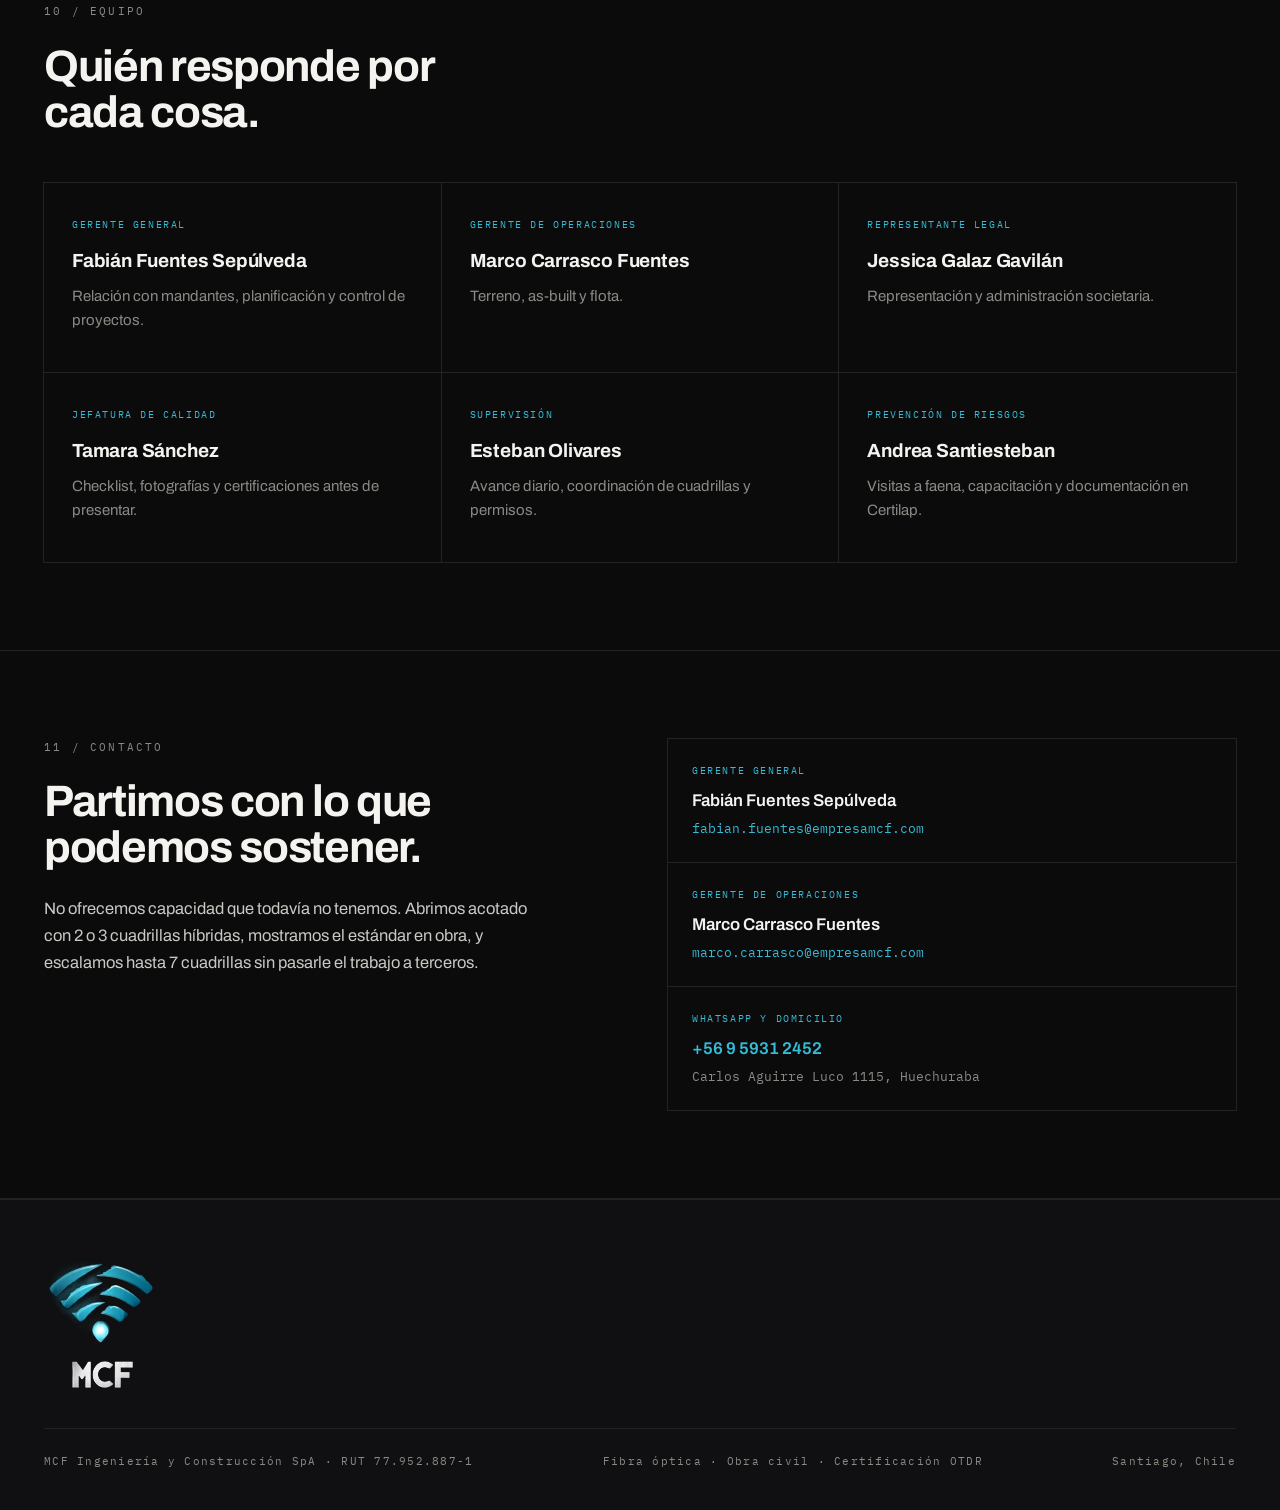
<file: anterior/index.html>
<!DOCTYPE html>
<html lang="es-CL">
<head>
<meta charset="utf-8">
<meta name="viewport" content="width=device-width, initial-scale=1">

<title>MCF — Portada anterior (versión oscura)</title>
<meta name="description" content="Contratista de fibra óptica y obra civil en Chile. Diseño, construcción AF y SIF, certificación OTDR y as-built. 880 proyectos entregados y aprobados entre Arica y Osorno.">

<meta name="robots" content="noindex, nofollow">
<meta name="theme-color" content="#0B0B0C">

<link rel="icon" href="../img/favicon.ico" sizes="any">
<link rel="apple-touch-icon" href="../img/apple-touch-icon.png">
<link rel="preload" as="font" type="font/woff2" href="../fonts/archivo-65449f16.woff2" crossorigin>
<link rel="stylesheet" href="../css/estilo.css">

<meta property="og:type" content="website">
<meta property="og:site_name" content="MCF Ingeniería y Construcción SpA">
<meta property="og:title" content="MCF Ingeniería y Construcción SpA — Fibra óptica y obra civil">
<meta property="og:description" content="Diseño, construcción, certificación OTDR y obra civil para redes de fibra óptica. 880 proyectos entregados y aprobados.">
<!-- og:url y og:image apuntan a la direccion que de verdad responde hoy.
       Cuando empresamcf.com este en linea, cambiar estas dos por el dominio
       propio; el canonical de arriba ya apunta ahi y no se toca. -->
  <meta property="og:url" content="https://mcf-sitio-web.vercel.app/">
<meta property="og:image" content="https://mcf-sitio-web.vercel.app/img/og-portada.jpg">
<meta property="og:image:width" content="1200">
<meta property="og:image:height" content="630">
<meta property="og:locale" content="es_CL">
<meta name="twitter:card" content="summary_large_image">

<script type="application/ld+json">
{
  "@context": "https://schema.org",
  "@type": "Organization",
  "name": "MCF Ingeniería y Construcción SpA",
  "url": "https://empresamcf.com/",
  "logo": "https://empresamcf.com/img/mcf-logo.png",
  "image": "https://empresamcf.com/img/og-portada.jpg",
  "email": "fabian.fuentes@empresamcf.com",
  "telephone": "+56959312452",
  "taxID": "77.952.887-1",
  "numberOfEmployees": { "@type": "QuantitativeValue", "value": 23 },
  "address": {
    "@type": "PostalAddress",
    "streetAddress": "Carlos Aguirre Luco 1115",
    "addressLocality": "Huechuraba",
    "addressRegion": "Región Metropolitana",
    "addressCountry": "CL"
  },
  "areaServed": "Chile",
  "description": "Contratista de planta externa: diseño, construcción AF y SIF, fusión y certificación OTDR, as-built y obras civiles para redes de fibra óptica."
}
</script>
</head>
<body>

<header class="barra">
  <div class="env">
    <a class="marca" href="#top">
      <picture>
        <source srcset="../img/mcf-simbolo.webp" type="image/webp">
        <img src="../img/mcf-simbolo.png" alt="" width="38" height="38">
      </picture>
      <span>
        <b>MCF</b>
        <i>Ingeniería y Construcción</i>
      </span>
    </a>
    <button class="abrir-menu" id="btn-menu" aria-expanded="false" aria-controls="menu">Menú</button>
    <nav class="menu" id="menu">
      <a href="#servicios">Servicios</a>
      <a href="#capacidad">Capacidad</a>
      <a href="#referencias">Referencias</a>
      <a href="#obras">Obras</a>
      <a class="cta" href="#contacto">Contacto</a>
    </nav>
  </div>
</header>

<main>

  <!-- ============ PORTADA ============ -->
  <section class="seccion portada" id="top">
    <div class="env">
      <span class="eyebrow acento">Fibra óptica · Obra civil · Certificación OTDR</span>
      <h1>Diseño, construcción y certificación de redes de fibra óptica.</h1>

      <div class="bajada">
        <p><b>Somos la contratista que ejecuta en terreno.</b> Trabajamos para operadores y para contratistas principales que necesitan cuadrillas propias, no subcontratos encadenados.</p>
        <p>Hacemos también la obra civil que esas redes necesitan: excavación, ductos, cámaras y reposición de hormigón, asfalto y baldosa. El mandante no coordina dos contratistas para el mismo tramo.</p>
        <div class="acciones">
          <a class="boton lleno" href="https://wa.me/56959312452?text=Hola%2C%20escribo%20desde%20el%20sitio%20de%20MCF.%20Quiero%20consultar%20por%20disponibilidad%20de%20cuadrillas." rel="noopener">Escríbenos por WhatsApp</a>
          <a class="boton" href="#obras">Ver obras ejecutadas</a>
        </div>
      </div>

      <div class="cifras">
        <div>
          <b>880</b>
          <small>Proyectos entregados y aprobados</small>
        </div>
        <div>
          <b>6</b>
          <small>Regiones con obra ejecutada</small>
        </div>
        <div>
          <b>4</b>
          <small>Mandantes sobre dos redes distintas</small>
        </div>
      </div>
    </div>
  </section>

  <!-- ============ 01 QUIÉNES SOMOS ============ -->
  <section class="seccion" id="quienes">
    <div class="env dos-col">
      <div>
        <span class="eyebrow">01 / Quiénes somos</span>
        <h2>Fibra y obra civil con la misma empresa.</h2>
        <p style="margin-top:24px">Somos 23 personas en siete cuadrillas, con base en Huechuraba. Operación permanente en la Región Metropolitana y Valparaíso, y cuadrillas fijas desplegadas en Arica y Antofagasta durante 2025.</p>
        <p>Trabajamos como subcontratista de integradores y contratistas principales: entregamos el proyecto cerrado, con certificación, as-built y checklist, listo para que lo presenten.</p>
      </div>
      <div class="fichas">
        <div>
          <span class="rot">Razón social</span>
          <div class="fuerte">MCF Ingeniería y Construcción SpA</div>
          <div class="tenue">RUT 77.952.887-1</div>
        </div>
        <div>
          <span class="rot">Domicilio</span>
          <div class="fuerte">Carlos Aguirre Luco 1115</div>
          <div class="tenue">Huechuraba, Santiago</div>
        </div>
        <div>
          <span class="rot">Equipo</span>
          <div class="fuerte">23 personas · 7 cuadrillas</div>
          <div class="tenue">Contrato directo, cotizaciones al día</div>
        </div>
      </div>
    </div>
  </section>

  <!-- ============ 02 QUÉ HACEMOS ============ -->
  <section class="seccion" id="servicios">
    <div class="env">
      <span class="eyebrow">02 / Qué hacemos</span>
      <h2 style="margin-bottom:48px">Del diseño hasta la carpeta de entrega.</h2>
      <div class="fichas c3">
        <article class="tarjeta">
          <span class="tag">Diseño</span>
          <h3>Ingeniería de proyecto</h3>
          <p>Reconocimiento de ruta, trazado y planos para construir.</p>
        </article>
        <article class="tarjeta">
          <span class="tag">Construcción</span>
          <h3>Redes AF y SIF</h3>
          <p>Tendido aéreo y subterráneo, herrajes, cámaras y postación.</p>
        </article>
        <article class="tarjeta">
          <span class="tag">Construcción</span>
          <h3>Línea para FO</h3>
          <p>Troncal, correteo, mufas, splitters y cajas terminales.</p>
        </article>
        <article class="tarjeta">
          <span class="tag">Fusión y certificación</span>
          <h3>Empalme y medición OTDR</h3>
          <p>Fusionadora Sumitomo T-56 y OTDR Viavi propios en cada cuadrilla.</p>
        </article>
        <article class="tarjeta">
          <span class="tag">Documentación</span>
          <h3>As-built y carpeta de entrega</h3>
          <p>Plano del ejecutado, trazas, registro fotográfico y checklist.</p>
        </article>
        <article class="tarjeta">
          <span class="tag">Obras civiles</span>
          <h3>Excavación y reposición</h3>
          <p>Ductos, cámaras, ruptura y reposición de hormigón, asfalto y baldosa.</p>
        </article>
      </div>
    </div>
  </section>

<section class="seccion referencias" id="referencias">
    <div class="env">
      <span class="eyebrow">03 / Experiencia y referencias</span>
      <h2 style="margin-bottom:48px">Dos redes distintas, cuatro mandantes, dos años seguidos.</h2>

      <div class="fichas c2" style="margin-bottom:40px">
        <article class="tarjeta">
          <span class="red">Red OnNet Fibra</span>
          <div class="nombre">Dominion</div>
          <div class="periodo">ENE 2025 – AGO 2026</div>
          <p>557 proyectos en Región Metropolitana y Valparaíso. Somos su subcontratista de mayor volumen.</p>
        </article>
        <article class="tarjeta">
          <span class="red">Red OnNet Fibra</span>
          <div class="nombre">Zener Austral</div>
          <div class="periodo">ABR 2024 – JUL 2026</div>
          <p>323 proyectos. Construcción, certificación y as-built bajo estándar OnNet.</p>
        </article>
        <article class="tarjeta">
          <span class="red">Red Movistar</span>
          <div class="nombre">ATP Fiber Chile</div>
          <div class="periodo">DIC 2024 – AGO 2025</div>
          <p>Cuatro cuadrillas fijas en Arica y Antofagasta: producción por zona, verticales, reparaciones y auditorías.</p>
        </article>
        <article class="tarjeta">
          <span class="red">Red OnNet Fibra</span>
          <div class="nombre">TRAZA</div>
          <div class="periodo">DESDE AGO 2026</div>
          <p>Mandante nuevo. Proyectos de despliegue, AF y SIF.</p>
        </article>
      </div>

      <p class="ancha">ATP Fiber responde las dos preguntas que hace todo mandante nuevo. La primera es si sabemos entrar a una red que no hemos trabajado antes: llegamos a la de Movistar sin conocerla y sostuvimos producción nueve meses seguidos. La segunda es si sabemos operar lejos de la base: movilizamos cuadrillas completas al norte, con los vuelos, la estadía y los relevos programados por nosotros. Podemos entregar contactos de supervisión y coordinación.</p>
    </div>
  </section>

<section class="seccion tono" id="obras">
    <div class="env">
      <div class="cab-obras">
        <div>
          <span class="eyebrow">04 / Obras</span>
          <h2 style="margin:0">Registro de terreno.</h2>
        </div>
        <p style="font-family:var(--mono);font-size:11px;letter-spacing:.08em;color:var(--tinta-3);max-width:34ch;margin:0;line-height:1.7">Fotografías de proyectos ejecutados en Arica, Concón, Quillota, Santiago, Providencia y San Miguel.</p>
      </div>

      <div class="galeria">
        <figure>
          <picture>
            <source srcset="../img/obra/empalme.webp" type="image/webp">
            <img src="../img/obra/empalme.jpg" width="1280" height="638" loading="lazy"
                 alt="Bandeja de empalme abierta con las fibras ordenadas y cada puerto rotulado">
          </picture>
          <figcaption>Fusión en terreno</figcaption>
        </figure>
        <figure>
          <picture>
            <source srcset="../img/obra/cto.webp" type="image/webp">
            <img src="../img/obra/cto.jpg" width="900" height="870" loading="lazy"
                 alt="Caja terminal óptica abierta con las fibras de colores peinadas y los puertos identificados">
          </picture>
          <figcaption>CTO instalada y rotulada</figcaption>
        </figure>
        <figure>
          <picture>
            <source srcset="../img/obra/otdr.webp" type="image/webp">
            <img src="../img/obra/otdr.jpg" width="880" height="874" loading="lazy"
                 alt="Pantalla del OTDR con la traza del enlace y la tabla de eventos de la medición">
          </picture>
          <figcaption>Medición OTDR</figcaption>
        </figure>
        <figure>
          <picture>
            <source srcset="../img/obra/senalizacion.webp" type="image/webp">
            <img src="../img/obra/senalizacion.jpg" width="900" height="1200" loading="lazy"
                 alt="Escala apoyada en un poste con cono de señalización y el trabajador con casco y ropa reflectante">
          </picture>
          <figcaption>Faena señalizada</figcaption>
        </figure>
        <figure>
          <picture>
            <source srcset="../img/obra/postacion.webp" type="image/webp">
            <img src="../img/obra/postacion.jpg" width="720" height="1002" loading="lazy"
                 alt="Postación compartida con múltiples cables y herrajes, vista desde la base del poste">
          </picture>
          <figcaption>Postación compartida</figcaption>
        </figure>
              <figure>
          <picture>
            <source srcset="../img/obra/cuadrilla.webp" type="image/webp">
            <img src="../img/obra/cuadrilla.jpg" width="1000" height="750" loading="lazy"
                 alt="Cuadrilla de MCF junto al carrete de fibra, con un técnico tendiendo el cable sobre la escala al fondo.">
          </picture>
          <figcaption>Cuadrilla propia en faena</figcaption>
        </figure>
        <figure>
          <picture>
            <source srcset="../img/obra/poste-arica.webp" type="image/webp">
            <img src="../img/obra/poste-arica.jpg" width="1200" height="800" loading="lazy"
                 alt="Técnico trabajando sobre una escala apoyada en un poste de distribución, en una calle de Arica.">
          </picture>
          <figcaption>Trabajo en poste, Arica</figcaption>
        </figure>
        <figure>
          <picture>
            <source srcset="../img/obra/arnes.webp" type="image/webp">
            <img src="../img/obra/arnes.jpg" width="1000" height="750" loading="lazy"
                 alt="Técnico de MCF con casco, legionario, chaleco reflectante y arnés de cuerpo completo antes de subir.">
          </picture>
          <figcaption>Equipo de protección completo</figcaption>
        </figure>
        <figure>
          <picture>
            <source srcset="../img/obra/elevador.webp" type="image/webp">
            <img src="../img/obra/elevador.jpg" width="1000" height="750" loading="lazy"
                 alt="Elevador tijera posicionado en un pasaje angosto, con conos delimitando la zona de trabajo.">
          </picture>
          <figcaption>Elevador en pasaje angosto</figcaption>
        </figure>
        <figure>
          <picture>
            <source srcset="../img/obra/fotometro.webp" type="image/webp">
            <img src="../img/obra/fotometro.jpg" width="1000" height="750" loading="lazy"
                 alt="Medición de potencia óptica con fotómetro sobre una mufa de paso abierta en cámara subterránea.">
          </picture>
          <figcaption>Medición de potencia óptica</figcaption>
        </figure>
        <figure>
          <picture>
            <source srcset="../img/obra/cto-pared.webp" type="image/webp">
            <img src="../img/obra/cto-pared.jpg" width="1000" height="750" loading="lazy"
                 alt="CTO montada en fachada y abierta, con la bandeja de empalme y el splitter rotulados a mano.">
          </picture>
          <figcaption>CTO montada en fachada</figcaption>
        </figure>
</div>
    </div>
  </section>

  <!-- ============ 03 CÓMO TRABAJAMOS ============ -->
  <section class="seccion" id="metodo">
    <div class="env">
      <span class="eyebrow">05 / Cómo trabajamos</span>
      <h2>Un solo responsable, de la ruta a la carpeta.</h2>
      <p class="ancha" style="margin:24px 0 48px">La misma cuadrilla que construye es la que certifica. No mandamos el proyecto a un tercero para medir, ni para dibujar el plano, ni para armar la carpeta. Eso quita las esperas entre etapas y deja una sola persona a la que preguntarle por cada ID.</p>
      <div class="fichas c3">
        <article class="tarjeta">
          <span class="num">01</span>
          <h3>Diseño</h3>
          <p>Reconocimiento de ruta y planos para construir.</p>
        </article>
        <article class="tarjeta">
          <span class="num">02</span>
          <h3>Construcción</h3>
          <p>2 días los proyectos chicos; 10 a 15 los grandes.</p>
        </article>
        <article class="tarjeta">
          <span class="num">03</span>
          <h3>Certificación</h3>
          <p>OTDR en terreno, 1 a 3 días, con la misma cuadrilla.</p>
        </article>
        <article class="tarjeta">
          <span class="num">04</span>
          <h3>As-built</h3>
          <p>Se levanta durante la obra, no después de terminarla.</p>
        </article>
        <article class="tarjeta">
          <span class="num">05</span>
          <h3>Checklist</h3>
          <p>Revisión interna dedicada antes de presentar.</p>
        </article>
        <article class="tarjeta">
          <span class="num">06</span>
          <h3>Entrega</h3>
          <p>Carpeta completa por ID, lista para revisión.</p>
        </article>
      </div>
    </div>
  </section>

  <!-- ============ 04 CAPACIDAD OPERATIVA ============ -->
  <section class="seccion tono" id="capacidad">
    <div class="env dos-col">
      <div>
        <span class="eyebrow">06 / Capacidad operativa</span>
        <h2>Equipamiento propio en cada cuadrilla.</h2>
        <p style="margin:24px 0 28px">No arrendamos equipos críticos ni dependemos de terceros para medir. Cada cuadrilla sale a terreno autónoma, con su vehículo, sus instrumentos y sus elementos de protección.</p>
        <ul class="lista">
          <li>Fusionadora Sumitomo T-56 por cuadrilla</li>
          <li>OTDR Viavi por cuadrilla, para certificar en el mismo turno</li>
          <li>Camioneta, escalas con gancho y cuerdas anticaídas</li>
          <li>Arnés dieléctrico y ropa ignífuga para todo el personal</li>
        </ul>
      </div>
      <div>
        <div class="fichas c2">
          <div>
            <div class="fuerte" style="font-size:32px;margin:0">7</div>
            <span class="rot" style="color:var(--tinta-3);display:block;margin-top:8px">Cuadrillas operativas</span>
          </div>
          <div>
            <div class="fuerte" style="font-size:32px;margin:0">6</div>
            <span class="rot" style="color:var(--tinta-3);display:block;margin-top:8px">Cuadrillas de fusión</span>
          </div>
          <div>
            <div class="fuerte" style="font-size:32px;margin:0">1</div>
            <span class="rot" style="color:var(--tinta-3);display:block;margin-top:8px">Cuadrilla de línea</span>
          </div>
          <div>
            <div class="fuerte" style="font-size:32px;margin:0">12–30</div>
            <span class="rot" style="color:var(--tinta-3);display:block;margin-top:8px">Proyectos por mes</span>
          </div>
        </div>
        <figure class="galeria" style="margin:16px 0 0;display:block">
          <picture>
            <source srcset="../img/obra/postacion.webp" type="image/webp">
            <img src="../img/obra/postacion.jpg" width="720" height="1002" loading="lazy"
                 alt="Poste cargado de cables y herrajes visto desde abajo, con la escala apoyada">
          </picture>
          <figcaption>Postación compartida · Concón, Valparaíso</figcaption>
        </figure>
      </div>
    </div>
  </section>

  <!-- ============ 05 COBERTURA ============ -->
  <section class="seccion" id="cobertura">
    <div class="env dos-col">
      <div>
        <span class="eyebrow">07 / Cobertura</span>
        <h2>Base en Santiago, experiencia de Arica a Osorno.</h2>
        <p style="margin:24px 0 18px">Al norte no fuimos de paso. Entre diciembre de 2024 y agosto de 2025 mantuvimos cuadrillas fijas en Arica y Antofagasta para ATP Fiber Chile, con los vuelos, la estadía y los relevos programados por nosotros.</p>
        <p>Mover una cuadrilla completa fuera de Santiago ya lo tenemos resuelto: procedimiento hecho y costos medidos.</p>
      </div>
      <div class="zonas">
        <div><span class="nom">Región Metropolitana</span><span class="est viva">Operación permanente</span></div>
        <div><span class="nom">Valparaíso</span><span class="est viva">Operación permanente</span></div>
        <div><span class="nom">Arica</span><span class="est">Cuadrilla fija 2024–2025</span></div>
        <div><span class="nom">Antofagasta</span><span class="est">Cuadrilla fija 2024–2025</span></div>
        <div><span class="nom">Talca</span><span class="est">Obra ejecutada</span></div>
        <div><span class="nom">Osorno</span><span class="est">Obra ejecutada</span></div>
      </div>
    </div>
  </section>

  <!-- ============ 06 CALIDAD Y CUMPLIMIENTO ============ -->
  <section class="seccion tono" id="calidad">
    <div class="env">
      <div class="dos-col">
        <div>
          <span class="eyebrow">08 / Calidad y cumplimiento</span>
          <h2>Una revisión propia antes de que la haga el cliente.</h2>
          <p style="margin:24px 0 18px">Tenemos una jefa de calidad dedicada, que no depende de las cuadrillas y cuyo único trabajo es que el proyecto llegue completo y correcto a revisión del mandante.</p>
          <p>Cuando aparece una observación de terreno la repara la misma cuadrilla que ejecutó, y el retrabajo lo paga MCF: combustible, peajes y horas incluidos.</p>
        </div>
        <div>
          <ul class="lista">
            <li>Checklist de certificación revisado por ID antes de presentar</li>
            <li>Registro fotográfico completo del proyecto</li>
            <li>Trazas y PDF de OTDR verificados uno a uno</li>
            <li>Plano as-built contrastado contra lo ejecutado en terreno</li>
          </ul>
          <div class="caja" style="margin-top:28px;background:var(--fondo)">
            <span class="eyebrow acento" style="margin-bottom:14px">Homologación ya aprobada</span>
            <p style="margin:0;font-size:15.5px">Ya pasamos una homologación completa como proveedor: balance, F22 de los últimos tres años, doce F29 pagados, F30-1, certificado de siniestralidad y vigencia de sociedad. La carpeta está armada y la entregamos apenas la pidan.</p>
          </div>
        </div>
      </div>

      <div class="fichas c3" style="margin-top:48px">
        <article class="tarjeta">
          <h3>Procedimientos de trabajo</h3>
          <p>Documentados por actividad y disponibles en faena.</p>
        </article>
        <article class="tarjeta">
          <h3>Procedimiento ante accidente</h3>
          <p>Protocolo escrito y difundido a todo el personal.</p>
        </article>
        <article class="tarjeta">
          <h3>Reglamento interno</h3>
          <p>Vigente, con constancia de entrega firmada.</p>
        </article>
        <article class="tarjeta">
          <h3>Capacitaciones mutual y OTEC</h3>
          <p>Trabajo en altura, riesgo eléctrico y conducción.</p>
        </article>
        <article class="tarjeta">
          <h3>Asesor en prevención de riesgos</h3>
          <p>Externo, con visitas a faena y levantamiento de hallazgos.</p>
        </article>
        <article class="tarjeta">
          <h3>Contrato directo</h3>
          <p>Cuadrillas contratadas por MCF, con cotizaciones al día.</p>
        </article>
      </div>
    </div>
  </section>

  <!-- ============ 07 DESARROLLO PROPIO ============ -->
  <section class="seccion" id="software">
    <div class="env dos-col">
      <div>
        <span class="eyebrow">09 / Desarrollo propio</span>
        <h2>Leemos el as-built con software nuestro.</h2>
        <p style="margin:24px 0 18px">Lo más lento de cerrar un proyecto es pasar el plano a la planilla de entrega a mano, elemento por elemento. Escribimos un programa que abre el DWG, reconoce mufas, cajas, splitters y cables, y arma la planilla solo.</p>
        <p>Corre contra proyectos ya entregados y aprobados, y lo ajustamos cada vez que aparece un caso nuevo.</p>
      </div>
      <div>
        <ul class="lista">
          <li>La planilla sale del plano y no de una copia a mano: se acaban los errores de digitación</li>
          <li>Cada línea queda referida a un elemento dibujado, auditable contra el plano</li>
          <li>El cierre deja de depender de cuánto demore alguien tipeando</li>
          <li>El mismo criterio de conteo en todos los proyectos, aunque cambie la cuadrilla</li>
        </ul>
      </div>
    </div>
  </section>

  <!-- ============ 08 EXPERIENCIA Y REFERENCIAS ============ -->
    <!-- ============ 09 OBRAS ============ -->
    <!-- ============ 10 EQUIPO ============ -->
  <section class="seccion" id="equipo">
    <div class="env">
      <span class="eyebrow">10 / Equipo</span>
      <h2 style="margin-bottom:48px">Quién responde por cada cosa.</h2>
      <div class="fichas c3">
        <article class="tarjeta">
          <span class="tag">Gerente general</span>
          <h3>Fabián Fuentes Sepúlveda</h3>
          <p>Relación con mandantes, planificación y control de proyectos.</p>
        </article>
        <article class="tarjeta">
          <span class="tag">Gerente de operaciones</span>
          <h3>Marco Carrasco Fuentes</h3>
          <p>Terreno, as-built y flota.</p>
        </article>
        <article class="tarjeta">
          <span class="tag">Representante legal</span>
          <h3>Jessica Galaz Gavilán</h3>
          <p>Representación y administración societaria.</p>
        </article>
        <article class="tarjeta">
          <span class="tag">Jefatura de calidad</span>
          <h3>Tamara Sánchez</h3>
          <p>Checklist, fotografías y certificaciones antes de presentar.</p>
        </article>
        <article class="tarjeta">
          <span class="tag">Supervisión</span>
          <h3>Esteban Olivares</h3>
          <p>Avance diario, coordinación de cuadrillas y permisos.</p>
        </article>
        <article class="tarjeta">
          <span class="tag">Prevención de riesgos</span>
          <h3>Andrea Santiesteban</h3>
          <p>Visitas a faena, capacitación y documentación en Certilap.</p>
        </article>
      </div>
    </div>
  </section>

  <!-- ============ 11 CONTACTO ============ -->
  <section class="seccion" id="contacto">
    <div class="env">
      <div class="dos-col">
        <div>
          <span class="eyebrow">11 / Contacto</span>
          <h2>Partimos con lo que podemos sostener.</h2>
          <p style="margin:24px 0 0">No ofrecemos capacidad que todavía no tenemos. Abrimos acotado con 2 o 3 cuadrillas híbridas, mostramos el estándar en obra, y escalamos hasta 7 cuadrillas sin pasarle el trabajo a terceros.</p>
        </div>
        <div class="fichas">
          <div>
            <span class="rot">Gerente general</span>
            <div class="fuerte">Fabián Fuentes Sepúlveda</div>
            <div class="tenue"><a href="mailto:fabian.fuentes@empresamcf.com">fabian.fuentes@empresamcf.com</a></div>
          </div>
          <div>
            <span class="rot">Gerente de operaciones</span>
            <div class="fuerte">Marco Carrasco Fuentes</div>
            <div class="tenue"><a href="mailto:marco.carrasco@empresamcf.com">marco.carrasco@empresamcf.com</a></div>
          </div>
          <div>
            <span class="rot">WhatsApp y domicilio</span>
            <div class="fuerte"><a href="https://wa.me/56959312452?text=Hola%2C%20escribo%20desde%20el%20sitio%20de%20MCF.%20Quiero%20consultar%20por%20disponibilidad%20de%20cuadrillas." rel="noopener">+56 9 5931 2452</a></div>
            <div class="tenue">Carlos Aguirre Luco 1115, Huechuraba</div>
          </div>
        </div>
      </div>
    </div>
  </section>

</main>

<footer class="pie">
  <div class="env">
    <picture>
      <source srcset="../img/mcf-logo.webp" type="image/webp">
      <img src="../img/mcf-logo.png" alt="MCF Ingeniería y Construcción SpA" width="110">
    </picture>
    <div class="pie-fin">
      <span>MCF Ingeniería y Construcción SpA · RUT 77.952.887-1</span>
      <span>Fibra óptica · Obra civil · Certificación OTDR</span>
      <span>Santiago, Chile</span>
    </div>
  </div>
</footer>

<script src="../js/sitio.js"></script>
</body>
</html>
</file>
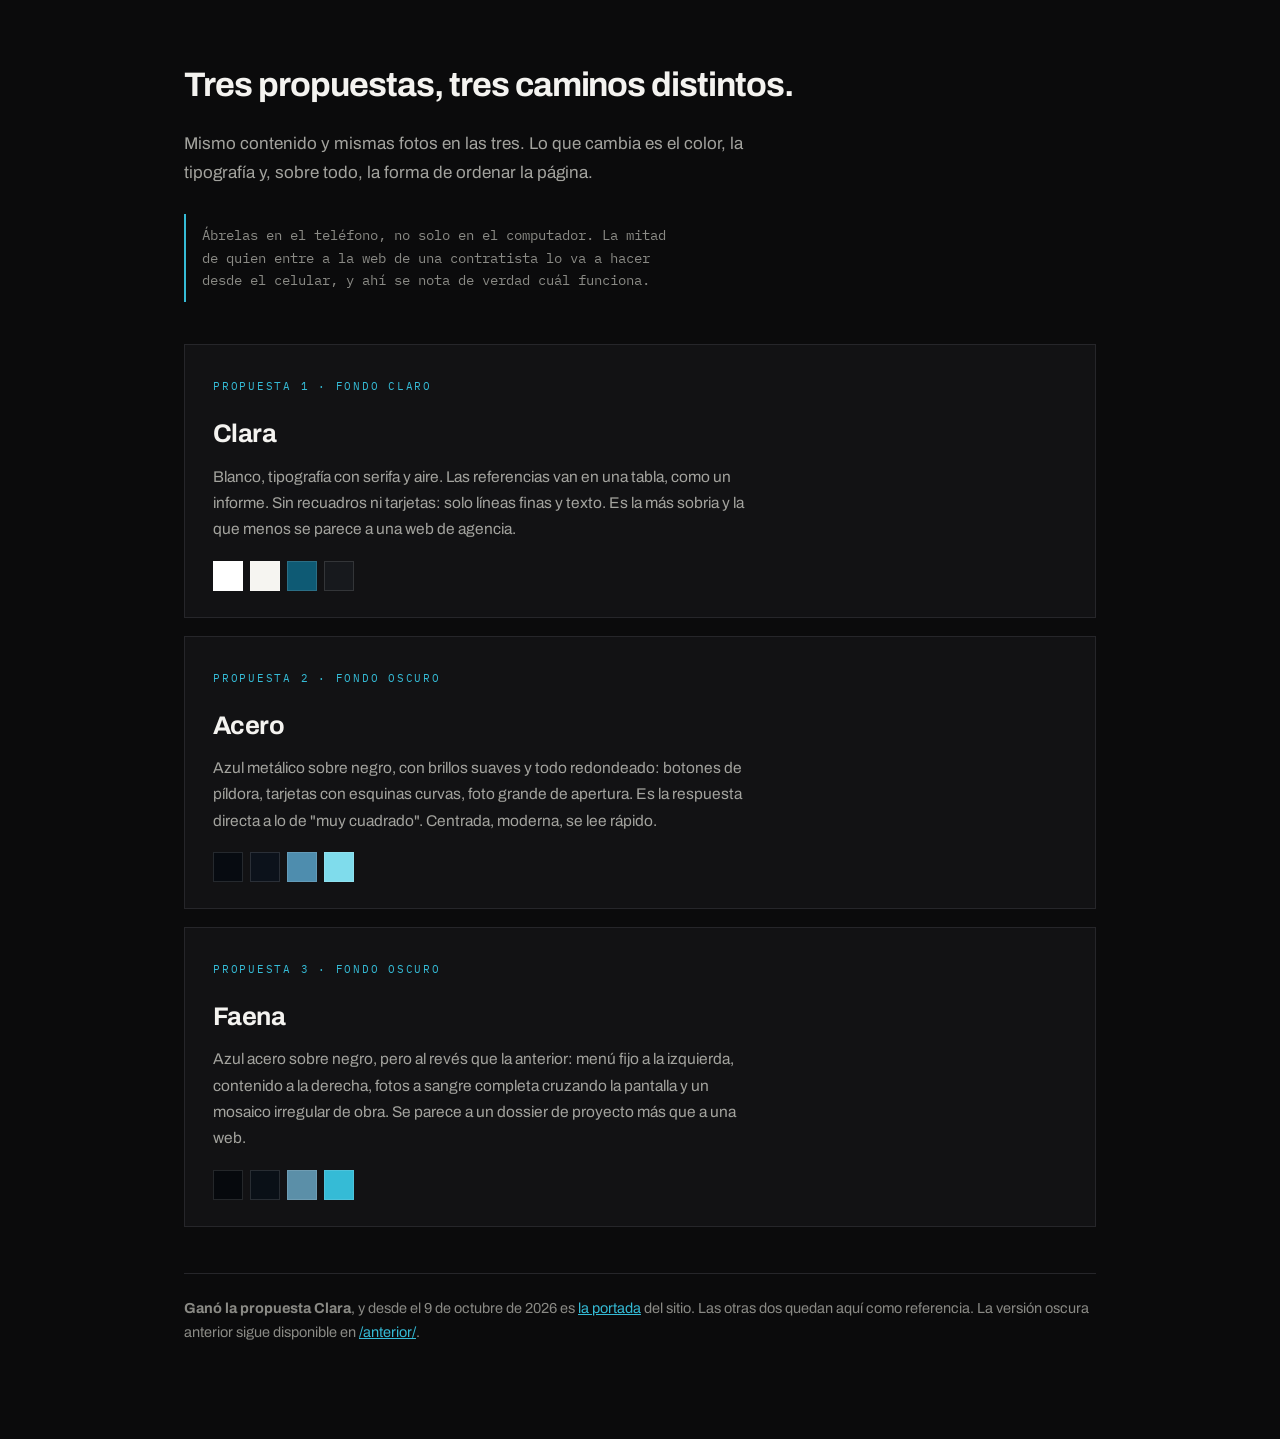
<file: propuestas/index.html>
<!doctype html>
<html lang="es-CL">
<head>
<meta charset="utf-8">
<meta name="viewport" content="width=device-width, initial-scale=1">
<title>MCF — Tres propuestas de diseño</title>
<meta name="robots" content="noindex, nofollow">
<link rel="icon" href="../img/favicon.ico">
<style>
@font-face { font-family:'Archivo'; font-weight:400 800; font-display:swap; src:url(../fonts/archivo-65449f16.woff2) format('woff2'); }
@font-face { font-family:'Plex Mono'; font-weight:400; font-display:swap; src:url(../fonts/ibm-plex-mono-bb87500e.woff2) format('woff2'); }
*{box-sizing:border-box}
body{
  margin:0; background:#0B0B0C; color:#F4F3F0;
  font:400 17px/1.7 'Archivo',-apple-system,'Segoe UI',Roboto,sans-serif;
  -webkit-font-smoothing:antialiased;
}
.env{max-width:960px; margin:0 auto; padding:56px 24px 80px}
h1{font:800 clamp(30px,5vw,46px)/1.1 inherit; letter-spacing:-.03em; margin:0 0 16px}
.sub{color:#A3A39E; max-width:56ch; margin:0 0 14px}
.nota{
  font:400 13.5px/1.7 'Plex Mono',ui-monospace,Menlo,monospace; color:#8A8A85;
  border-left:2px solid #35BBD6; padding:10px 0 10px 16px; margin:26px 0 42px; max-width:62ch;
}
.lista{display:grid; gap:18px}
.op{
  display:block; text-decoration:none; color:inherit; padding:26px 28px;
  border:1px solid #26262A; background:#121214;
}
.op:hover{border-color:#35BBD6}
.op .et{font:400 11px/1 'Plex Mono',monospace; letter-spacing:.16em; text-transform:uppercase; color:#35BBD6}
.op h2{margin:12px 0 8px; font:800 25px/1.2 inherit; letter-spacing:-.02em}
.op p{margin:0; color:#A3A39E; font-size:15.5px; max-width:60ch}
.muestra{display:flex; gap:7px; margin-top:18px}
.muestra i{width:30px; height:30px; display:block; border:1px solid rgba(255,255,255,.12)}
.pie{margin-top:46px; padding-top:22px; border-top:1px solid #26262A; font-size:14.5px; color:#8A8A85}
.pie a{color:#35BBD6}
</style>
</head>
<body>
<div class="env">
  <h1>Tres propuestas, tres caminos distintos.</h1>
  <p class="sub">Mismo contenido y mismas fotos en las tres. Lo que cambia es el color, la tipografía y, sobre todo, la forma de ordenar la página.</p>
  <p class="nota">Ábrelas en el teléfono, no solo en el computador. La mitad de quien entre a la web de una contratista lo va a hacer desde el celular, y ahí se nota de verdad cuál funciona.</p>

  <div class="lista">
    <a class="op" href="clara/">
      <span class="et">Propuesta 1 · fondo claro</span>
      <h2>Clara</h2>
      <p>Blanco, tipografía con serifa y aire. Las referencias van en una tabla, como un informe. Sin recuadros ni tarjetas: solo líneas finas y texto. Es la más sobria y la que menos se parece a una web de agencia.</p>
      <span class="muestra">
        <i style="background:#FFFFFF"></i><i style="background:#F6F5F1"></i><i style="background:#0E5A74"></i><i style="background:#17191D"></i>
      </span>
    </a>

    <a class="op" href="acero/">
      <span class="et">Propuesta 2 · fondo oscuro</span>
      <h2>Acero</h2>
      <p>Azul metálico sobre negro, con brillos suaves y todo redondeado: botones de píldora, tarjetas con esquinas curvas, foto grande de apertura. Es la respuesta directa a lo de "muy cuadrado". Centrada, moderna, se lee rápido.</p>
      <span class="muestra">
        <i style="background:#070B11"></i><i style="background:#0C121B"></i><i style="background:#4E8DAE"></i><i style="background:#7FDCEC"></i>
      </span>
    </a>

    <a class="op" href="faena/">
      <span class="et">Propuesta 3 · fondo oscuro</span>
      <h2>Faena</h2>
      <p>Azul acero sobre negro, pero al revés que la anterior: menú fijo a la izquierda, contenido a la derecha, fotos a sangre completa cruzando la pantalla y un mosaico irregular de obra. Se parece a un dossier de proyecto más que a una web.</p>
      <span class="muestra">
        <i style="background:#06090D"></i><i style="background:#0A1017"></i><i style="background:#5B8FA8"></i><i style="background:#35BBD6"></i>
      </span>
    </a>
  </div>

  <p class="pie"><b>Ganó la propuesta Clara</b>, y desde el 9 de octubre de 2026 es <a href="../">la portada</a> del sitio. Las otras dos quedan aquí como referencia. La versión oscura anterior sigue disponible en <a href="../anterior/">/anterior/</a>.</p>
</div>
</body>
</html>
</file>
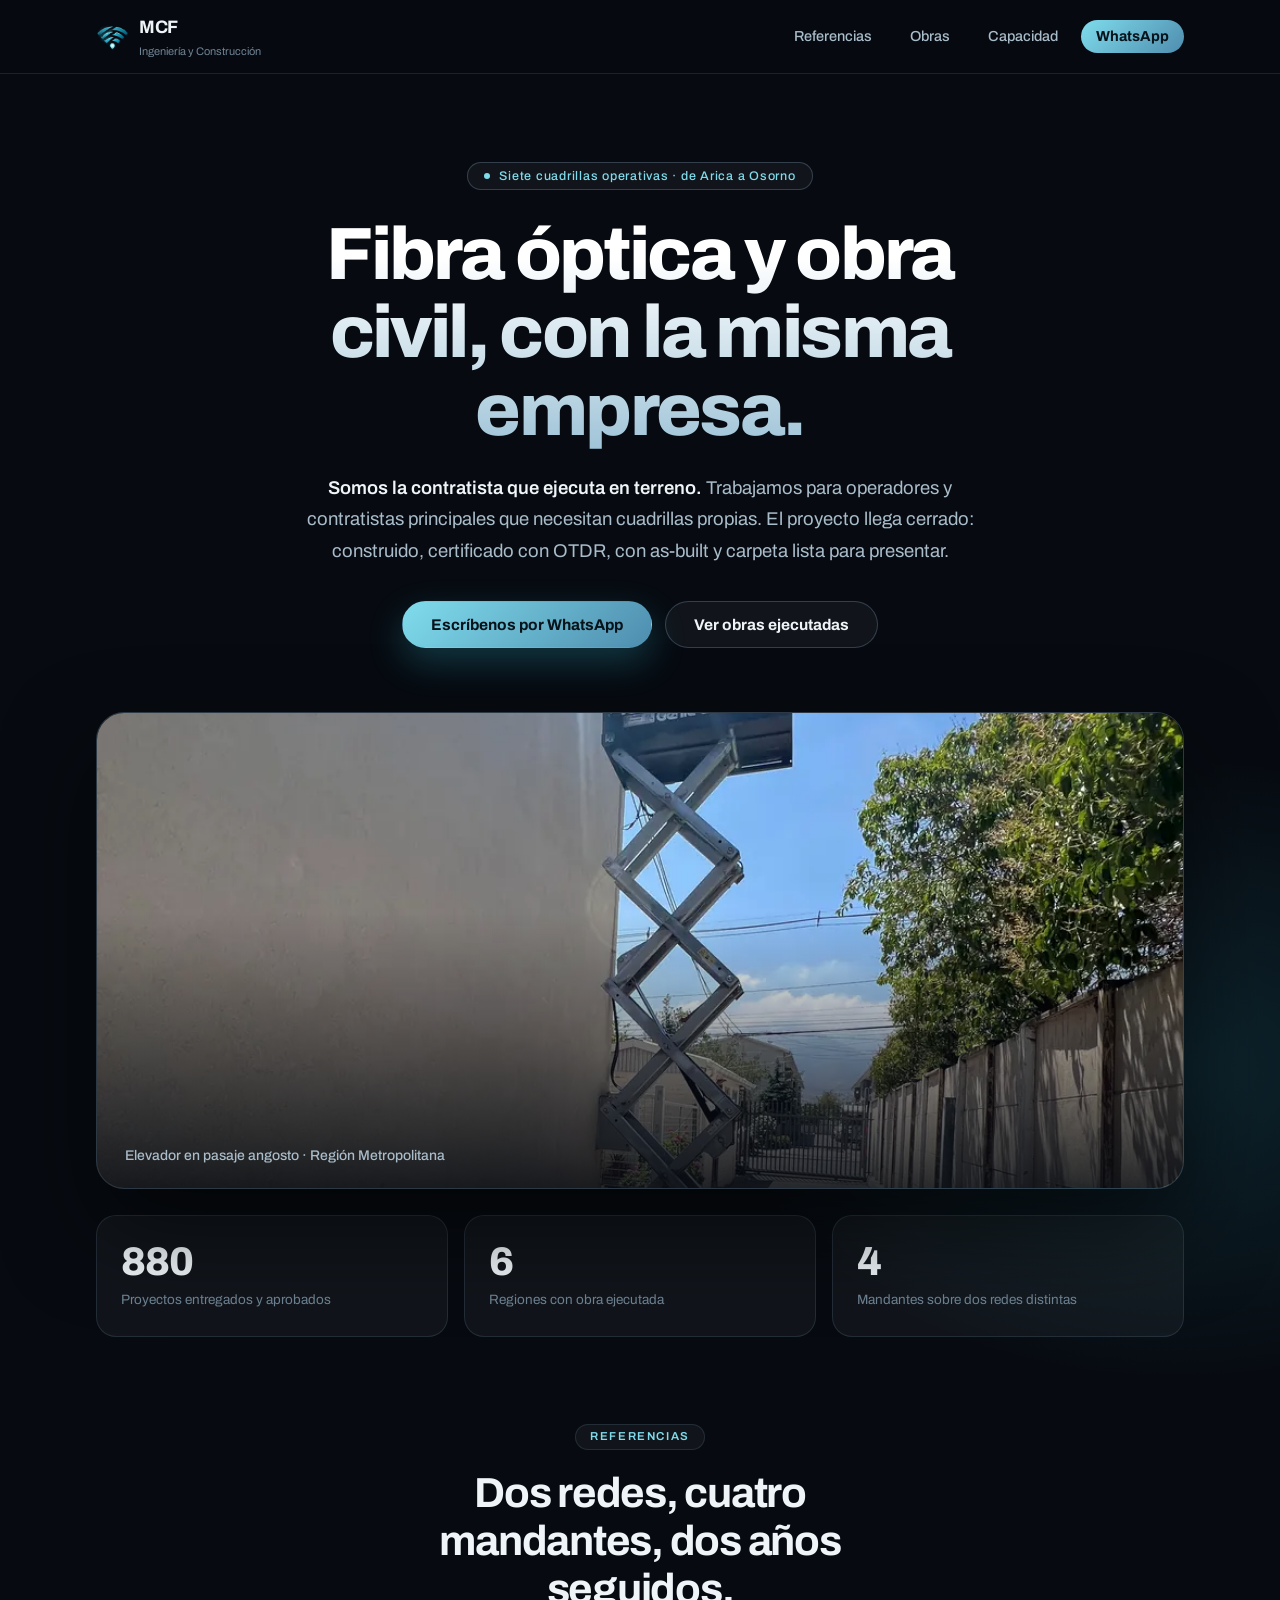
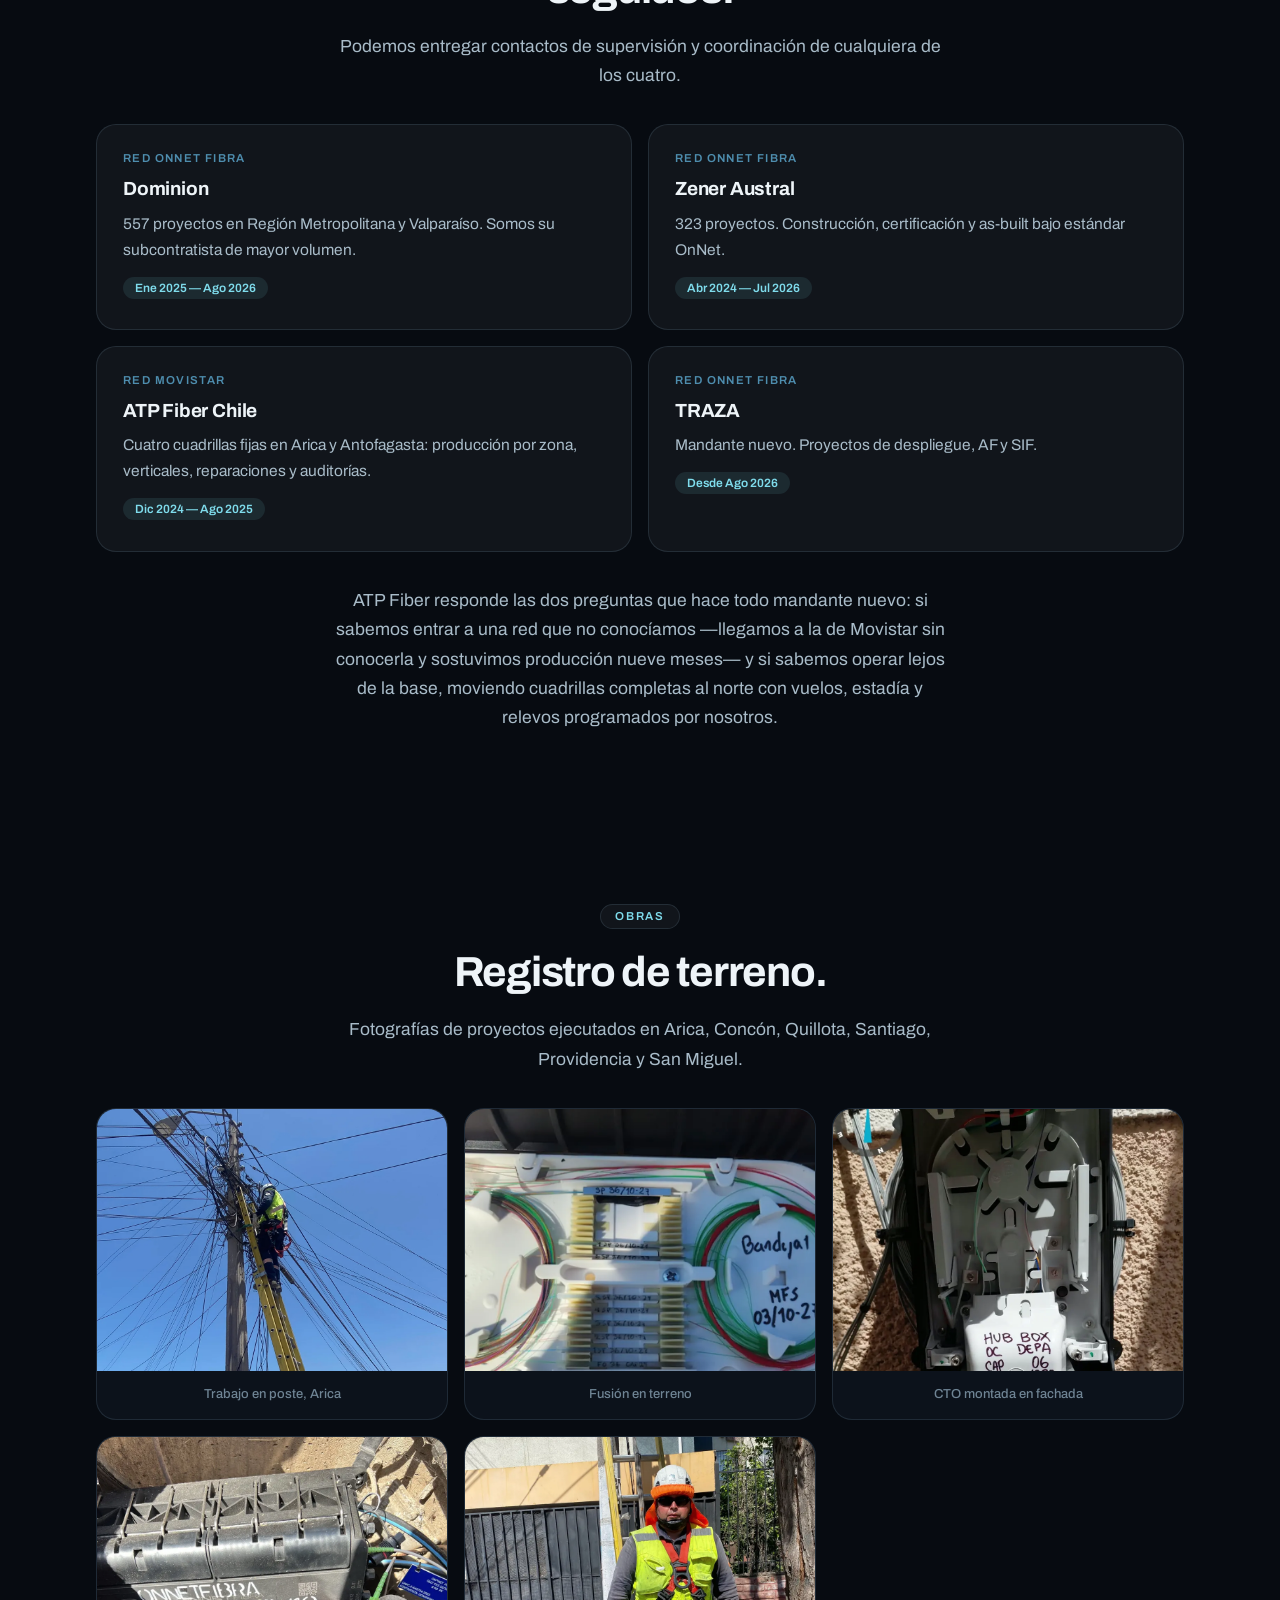
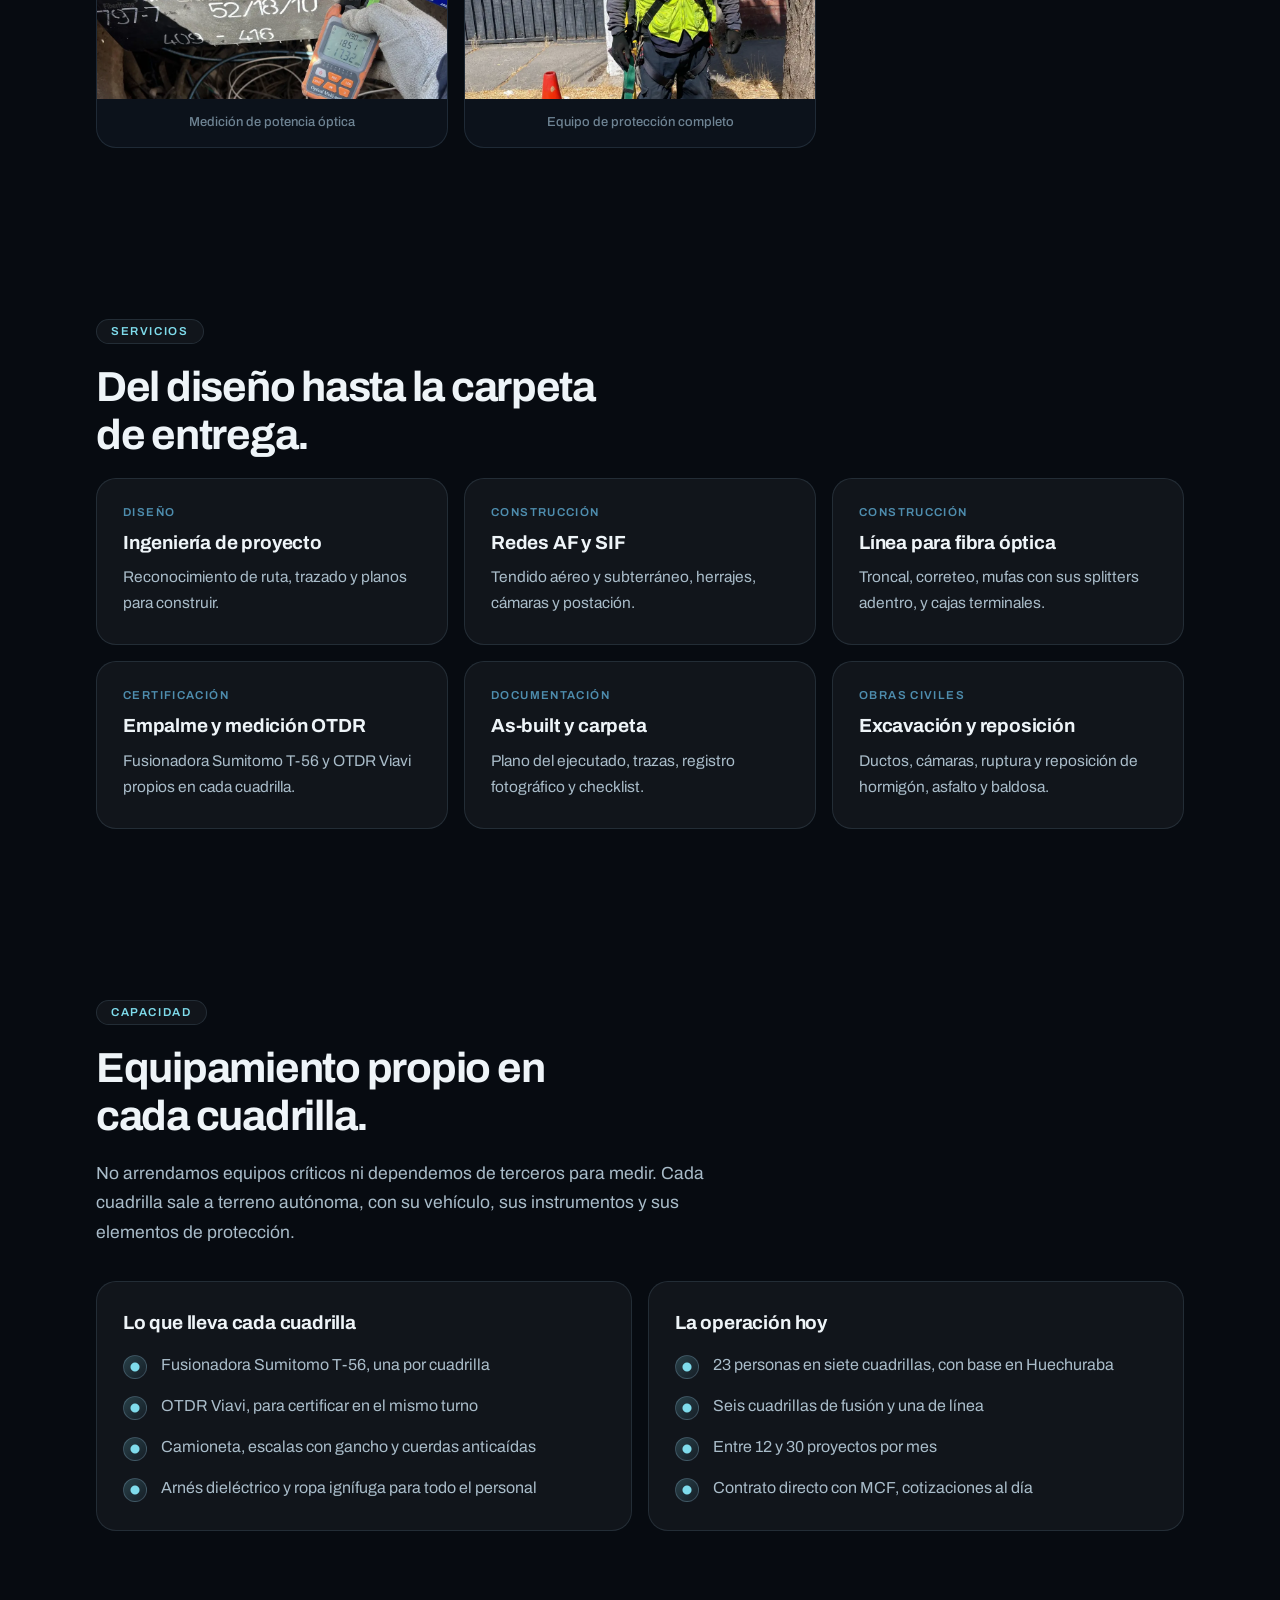
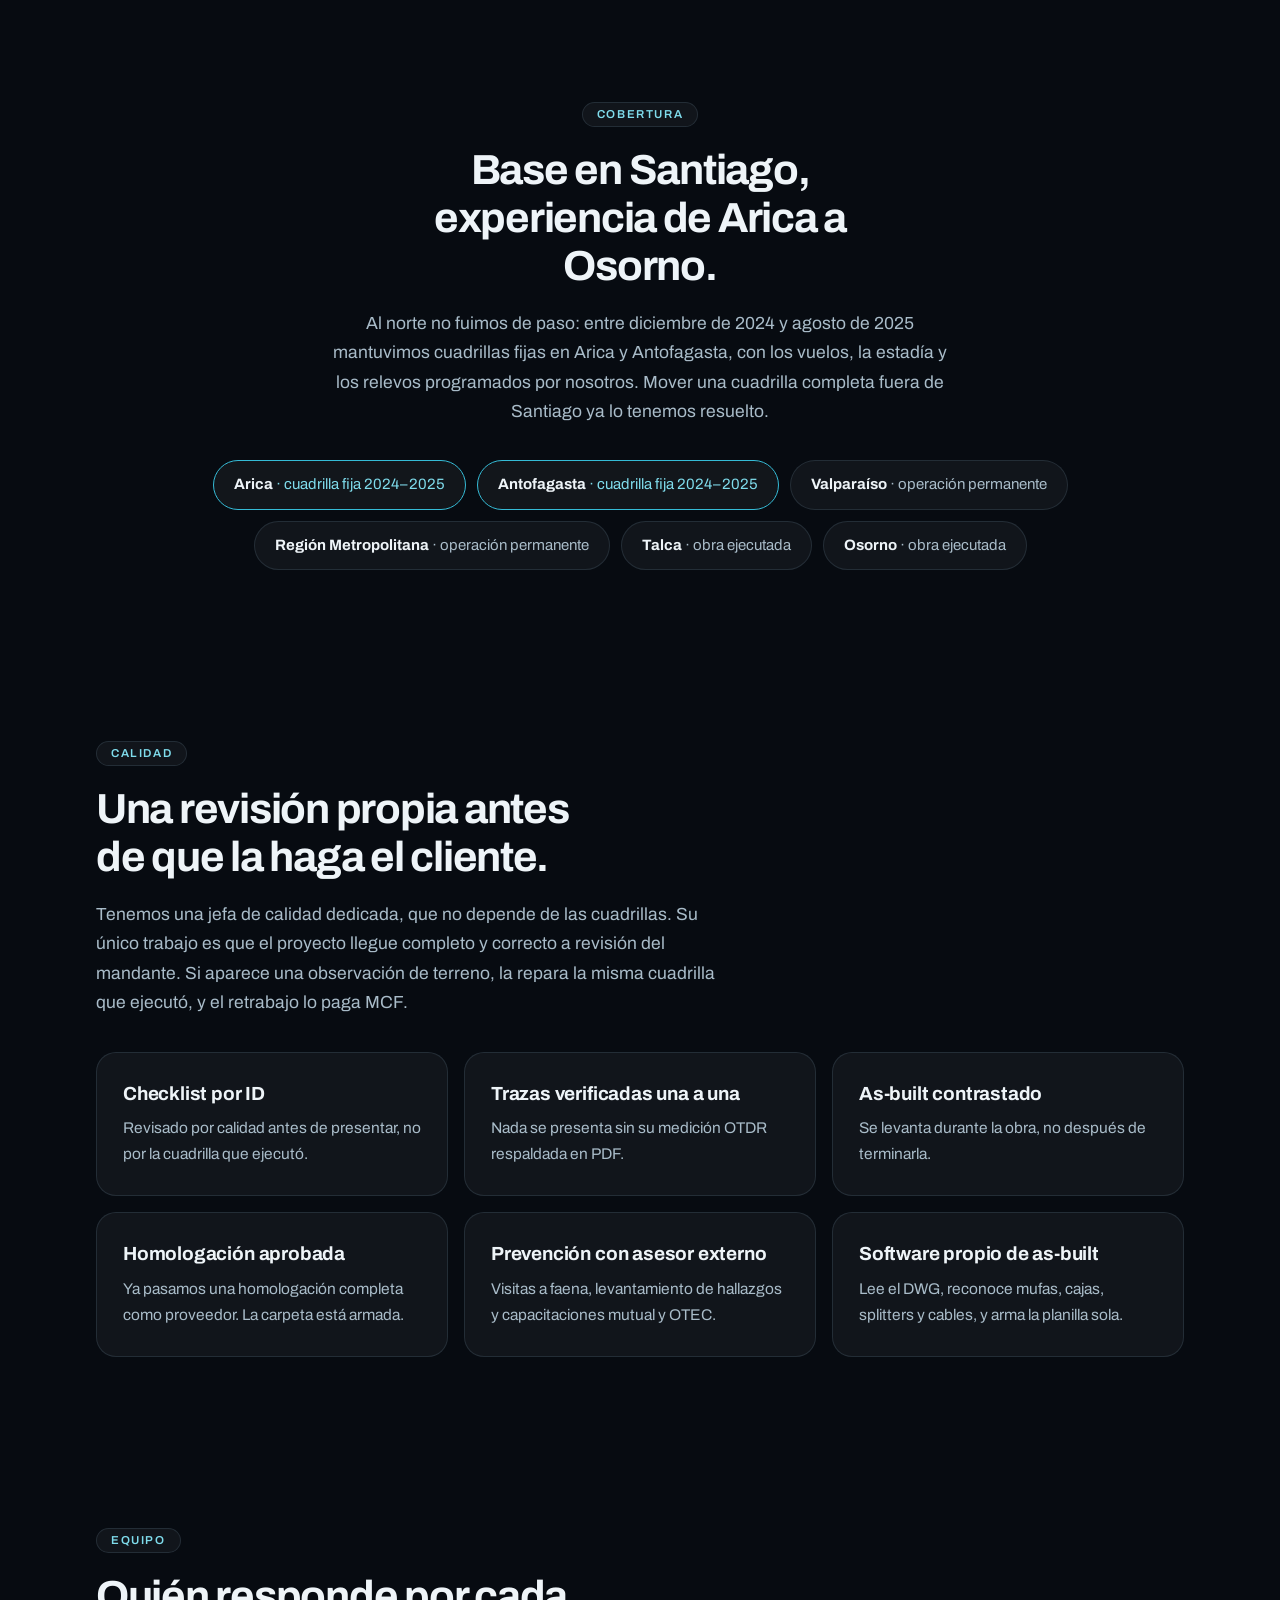
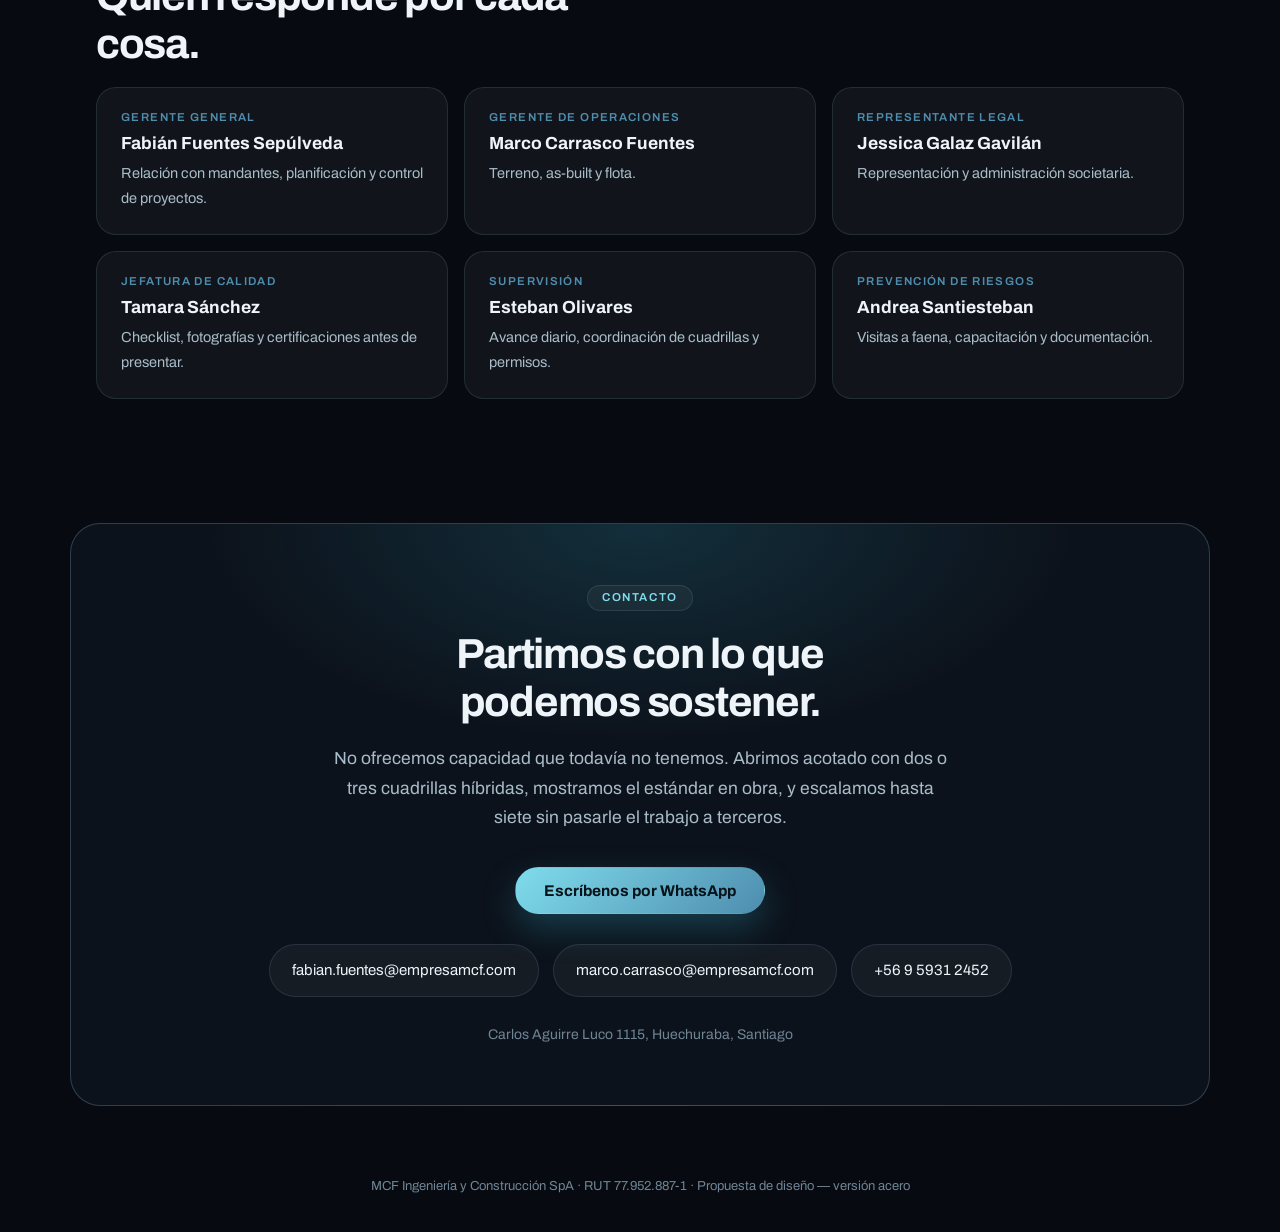
<file: propuestas/acero/index.html>
<!doctype html>
<html lang="es-CL">
<head>
<meta charset="utf-8">
<meta name="viewport" content="width=device-width, initial-scale=1">
<title>MCF Ingeniería y Construcción SpA — Propuesta acero</title>
<meta name="description" content="Contratista de fibra óptica y obra civil. Diseño, construcción, certificación OTDR y carpeta de entrega. De Arica a Osorno.">
<meta name="robots" content="noindex, nofollow">
<link rel="icon" href="../../img/favicon.ico">
<style>
@font-face { font-family:'Archivo'; font-weight:400 800; font-display:swap; src:url(../../fonts/archivo-65449f16.woff2) format('woff2'); }

:root{
  --noche:#070B11; --noche-2:#0C121B; --vidrio:rgba(255,255,255,.045);
  --borde:rgba(150,190,215,.14); --borde-2:rgba(150,190,215,.26);
  --tinta:#EEF4F8; --tinta-2:#A9BCC9; --tinta-3:#6F8494;
  --acero:#4E8DAE; --cian:#7FDCEC; --cian-2:#35BBD6;
  --sans:'Archivo',-apple-system,'Segoe UI',Roboto,sans-serif;
  --r:20px;
}
*{box-sizing:border-box}
html{scroll-behavior:smooth}
body{
  margin:0; color:var(--tinta); font:400 17px/1.68 var(--sans);
  background:
    radial-gradient(900px 560px at 12% -6%, rgba(78,141,174,.26), transparent 62%),
    radial-gradient(760px 520px at 92% 14%, rgba(53,187,214,.14), transparent 60%),
    var(--noche);
  -webkit-font-smoothing:antialiased;
}
img{max-width:100%; height:auto; display:block}
a{color:var(--cian)}
.env{max-width:1140px; margin:0 auto; padding:0 26px}

/* ---------- barra ---------- */
.barra{position:sticky; top:0; z-index:40; padding:14px 0; backdrop-filter:blur(14px); background:rgba(7,11,17,.72); border-bottom:1px solid var(--borde)}
.barra .env{display:flex; align-items:center; justify-content:space-between; gap:20px}
.marca{display:flex; align-items:center; gap:11px}
.marca img{width:32px}
.marca b{font:700 18px/1 var(--sans); letter-spacing:-.015em}
.marca span{display:block; font:400 11px/1.5 var(--sans); color:var(--tinta-3)}
.barra nav{display:flex; align-items:center; gap:8px}
.barra nav a{
  padding:9px 15px; border-radius:999px; text-decoration:none;
  font:500 14.5px/1 var(--sans); color:var(--tinta-2);
}
.barra nav a:hover{background:var(--vidrio); color:var(--tinta)}
.barra nav a.cta{
  background:linear-gradient(135deg,var(--cian),var(--acero)); color:#06131A; font-weight:700;
}
@media (max-width:880px){ .barra nav a:not(.cta){display:none} }

/* ---------- portada ---------- */
.portada{padding:86px 0 10px; text-align:center}
.insignia{
  display:inline-flex; align-items:center; gap:9px; padding:7px 16px; border-radius:999px;
  border:1px solid var(--borde-2); background:var(--vidrio);
  font:500 12.5px/1 var(--sans); letter-spacing:.06em; color:var(--cian);
}
.insignia i{width:6px; height:6px; border-radius:50%; background:var(--cian); font-style:normal}
h1{
  font:800 clamp(38px,6vw,74px)/1.05 var(--sans); letter-spacing:-.035em;
  margin:26px auto 0; max-width:15ch;
  background:linear-gradient(180deg,#FFFFFF 18%, #9FC4D8 100%);
  -webkit-background-clip:text; background-clip:text; color:transparent;
}
.bajada{margin:24px auto 0; max-width:62ch; font-size:18.5px; color:var(--tinta-2)}
.bajada b{color:var(--tinta); font-weight:600}
.acciones{display:flex; gap:13px; justify-content:center; flex-wrap:wrap; margin-top:34px}
.boton{
  display:inline-block; padding:15px 28px; border-radius:999px; text-decoration:none;
  font:700 15.5px/1 var(--sans); border:1px solid var(--borde-2); color:var(--tinta);
  background:var(--vidrio); transition:transform .15s ease;
}
.boton:hover{transform:translateY(-2px)}
.boton.lleno{
  border-color:transparent; color:#06131A;
  background:linear-gradient(135deg,var(--cian),var(--acero));
  box-shadow:0 14px 34px rgba(53,187,214,.26);
}

/* ---------- foto grande redondeada ---------- */
.escena{margin:54px auto 0; max-width:1140px; padding:0 26px}
.escena div{
  position:relative; border-radius:28px; overflow:hidden;
  border:1px solid var(--borde-2); box-shadow:0 40px 90px rgba(0,0,0,.55);
}
.escena img{width:100%; aspect-ratio:16/7; object-fit:cover; filter:saturate(.9) contrast(1.04)}
.escena div::after{
  content:''; position:absolute; inset:0;
  background:linear-gradient(180deg, rgba(7,11,17,0) 42%, rgba(7,11,17,.86) 100%);
}
.escena p{
  position:absolute; left:28px; bottom:22px; z-index:2; margin:0;
  font:500 14px/1.5 var(--sans); color:var(--tinta-2);
}

/* ---------- cifras en pildoras ---------- */
.cifras{display:grid; grid-template-columns:repeat(3,1fr); gap:16px; margin-top:26px}
.cifras div{
  background:var(--vidrio); border:1px solid var(--borde); border-radius:var(--r);
  padding:26px 24px; text-align:left;
}
.cifras b{display:block; font:800 40px/1 var(--sans); letter-spacing:-.03em}
.cifras .cn{background:linear-gradient(135deg,var(--cian),var(--acero)); -webkit-background-clip:text; background-clip:text; color:transparent}
.cifras small{display:block; margin-top:8px; font-size:13.5px; color:var(--tinta-3); line-height:1.5}
@media (max-width:860px){ .cifras{grid-template-columns:1fr 1fr} }

/* ---------- bloques ---------- */
section.bloque{padding:84px 0}
.rotulo{
  display:inline-block; padding:6px 14px; border-radius:999px; background:var(--vidrio);
  border:1px solid var(--borde); font:600 11.5px/1 var(--sans); letter-spacing:.14em;
  text-transform:uppercase; color:var(--cian); margin-bottom:20px;
}
h2{font:700 clamp(27px,3.6vw,42px)/1.14 var(--sans); letter-spacing:-.03em; margin:0 0 18px; max-width:20ch}
.intro{color:var(--tinta-2); max-width:62ch; margin:0 0 34px; font-size:17.5px}
.centro{text-align:center}
.centro h2,.centro .intro{margin-left:auto; margin-right:auto}

/* tarjetas redondeadas */
.tarjetas{display:grid; gap:16px; grid-template-columns:repeat(3,1fr)}
.tarjetas.dos{grid-template-columns:repeat(2,1fr)}
.tarjeta{
  background:var(--vidrio); border:1px solid var(--borde); border-radius:var(--r);
  padding:28px 26px; transition:border-color .18s ease, transform .18s ease;
}
.tarjeta:hover{border-color:var(--borde-2); transform:translateY(-3px)}
.tarjeta .rama{display:block; font:600 11.5px/1 var(--sans); letter-spacing:.12em; text-transform:uppercase; color:var(--acero); margin-bottom:11px}
.tarjeta h3{margin:0 0 9px; font:700 19px/1.35 var(--sans); letter-spacing:-.01em}
.tarjeta p{margin:0; color:var(--tinta-2); font-size:15.5px}
.tarjeta .fecha{display:inline-block; margin-top:14px; padding:5px 12px; border-radius:999px; background:rgba(127,220,236,.1); color:var(--cian); font:600 12px/1 var(--sans)}
@media (max-width:900px){ .tarjetas,.tarjetas.dos{grid-template-columns:1fr} }

/* lista con viñeta circular */
.puntos{list-style:none; margin:0; padding:0; display:grid; gap:14px}
.puntos li{display:flex; gap:14px; align-items:flex-start; color:var(--tinta-2); font-size:16px}
.puntos li::before{
  content:''; flex:none; width:22px; height:22px; margin-top:3px; border-radius:50%;
  background:radial-gradient(circle at 50% 50%, var(--cian) 0 4px, transparent 5px),
             linear-gradient(135deg, rgba(127,220,236,.22), rgba(78,141,174,.08));
  border:1px solid var(--borde-2);
}

/* galeria redondeada */
.galeria{display:grid; grid-template-columns:repeat(3,1fr); gap:16px}
.galeria figure{margin:0; border-radius:var(--r); overflow:hidden; border:1px solid var(--borde); background:var(--noche-2)}
.galeria img{width:100%; aspect-ratio:4/3; object-fit:cover; filter:saturate(.92)}
.galeria figcaption{padding:14px 18px; font:500 13px/1.5 var(--sans); color:var(--tinta-3)}
@media (max-width:900px){ .galeria{grid-template-columns:1fr 1fr} }
@media (max-width:620px){ .galeria{grid-template-columns:1fr} }

/* cobertura en pildoras */
.mapa{display:flex; flex-wrap:wrap; gap:11px; justify-content:center}
.mapa span{
  padding:11px 20px; border-radius:999px; border:1px solid var(--borde);
  background:var(--vidrio); font-size:15px; color:var(--tinta-2);
}
.mapa span b{color:var(--tinta); font-weight:700}
.mapa span.fuerte{border-color:var(--cian-2); color:var(--cian)}

/* equipo */
.gente{display:grid; grid-template-columns:repeat(3,1fr); gap:16px}
.gente div{background:var(--vidrio); border:1px solid var(--borde); border-radius:var(--r); padding:24px}
.gente .rol{display:block; font:600 11.5px/1 var(--sans); letter-spacing:.12em; text-transform:uppercase; color:var(--acero)}
.gente b{display:block; margin:9px 0 6px; font:700 17.5px/1.3 var(--sans)}
.gente p{margin:0; color:var(--tinta-2); font-size:14.5px}
@media (max-width:900px){ .gente{grid-template-columns:1fr} }

/* cierre */
.cierre{
  margin:40px auto 70px; max-width:1140px; padding:58px 44px; border-radius:30px;
  border:1px solid var(--borde-2); text-align:center;
  background:
    radial-gradient(640px 320px at 50% 0%, rgba(53,187,214,.17), transparent 68%),
    var(--noche-2);
}
.contactos{display:flex; flex-wrap:wrap; gap:14px; justify-content:center; margin-top:30px}
.contactos a{
  padding:13px 22px; border-radius:999px; border:1px solid var(--borde);
  background:var(--vidrio); text-decoration:none; color:var(--tinta); font-size:15px;
}
.contactos a:hover{border-color:var(--borde-2)}
.pie{padding:0 0 34px; text-align:center; font-size:13px; color:var(--tinta-3)}
</style>
</head>
<body>

<header class="barra">
  <div class="env">
    <div class="marca">
      <picture><source srcset="../../img/mcf-simbolo.webp" type="image/webp"><img src="../../img/mcf-simbolo.png" alt="" width="32"></picture>
      <div><b>MCF</b><span>Ingeniería y Construcción</span></div>
    </div>
    <nav>
      <a href="#referencias">Referencias</a>
      <a href="#obras">Obras</a>
      <a href="#capacidad">Capacidad</a>
      <a class="cta" href="https://wa.me/56959312452?text=Hola%2C%20escribo%20desde%20el%20sitio%20de%20MCF.%20Quiero%20consultar%20por%20disponibilidad%20de%20cuadrillas." rel="noopener">WhatsApp</a>
    </nav>
  </div>
</header>

<section class="portada">
  <div class="env">
    <span class="insignia"><i></i>Siete cuadrillas operativas · de Arica a Osorno</span>
    <h1>Fibra óptica y obra civil, con la misma empresa.</h1>
    <p class="bajada"><b>Somos la contratista que ejecuta en terreno.</b> Trabajamos para operadores y contratistas principales que necesitan cuadrillas propias. El proyecto llega cerrado: construido, certificado con OTDR, con as-built y carpeta lista para presentar.</p>
    <div class="acciones">
      <a class="boton lleno" href="https://wa.me/56959312452?text=Hola%2C%20escribo%20desde%20el%20sitio%20de%20MCF.%20Quiero%20consultar%20por%20disponibilidad%20de%20cuadrillas." rel="noopener">Escríbenos por WhatsApp</a>
      <a class="boton" href="#obras">Ver obras ejecutadas</a>
    </div>
  </div>
</section>

<div class="escena">
  <div>
    <picture><source srcset="../../img/obra/elevador.webp" type="image/webp"><img src="../../img/obra/elevador.jpg" width="1000" height="750" alt="Elevador tijera posicionado en un pasaje angosto, con conos delimitando la zona de trabajo."></picture>
    <p>Elevador en pasaje angosto · Región Metropolitana</p>
  </div>
</div>

<div class="env">
  <div class="cifras">
    <div><b>880</b><small>Proyectos entregados y aprobados</small></div>
    <div><b>6</b><small>Regiones con obra ejecutada</small></div>
    <div><b>4</b><small>Mandantes sobre dos redes distintas</small></div>
  </div>
</div>

<section class="bloque centro" id="referencias">
  <div class="env">
    <span class="rotulo">Referencias</span>
    <h2>Dos redes, cuatro mandantes, dos años seguidos.</h2>
    <p class="intro">Podemos entregar contactos de supervisión y coordinación de cualquiera de los cuatro.</p>
    <div class="tarjetas dos" style="text-align:left">
      <div class="tarjeta">
        <span class="rama">Red OnNet Fibra</span>
        <h3>Dominion</h3>
        <p>557 proyectos en Región Metropolitana y Valparaíso. Somos su subcontratista de mayor volumen.</p>
        <span class="fecha">Ene 2025 — Ago 2026</span>
      </div>
      <div class="tarjeta">
        <span class="rama">Red OnNet Fibra</span>
        <h3>Zener Austral</h3>
        <p>323 proyectos. Construcción, certificación y as-built bajo estándar OnNet.</p>
        <span class="fecha">Abr 2024 — Jul 2026</span>
      </div>
      <div class="tarjeta">
        <span class="rama">Red Movistar</span>
        <h3>ATP Fiber Chile</h3>
        <p>Cuatro cuadrillas fijas en Arica y Antofagasta: producción por zona, verticales, reparaciones y auditorías.</p>
        <span class="fecha">Dic 2024 — Ago 2025</span>
      </div>
      <div class="tarjeta">
        <span class="rama">Red OnNet Fibra</span>
        <h3>TRAZA</h3>
        <p>Mandante nuevo. Proyectos de despliegue, AF y SIF.</p>
        <span class="fecha">Desde Ago 2026</span>
      </div>
    </div>
    <p class="intro" style="margin:34px auto 0">ATP Fiber responde las dos preguntas que hace todo mandante nuevo: si sabemos entrar a una red que no conocíamos —llegamos a la de Movistar sin conocerla y sostuvimos producción nueve meses— y si sabemos operar lejos de la base, moviendo cuadrillas completas al norte con vuelos, estadía y relevos programados por nosotros.</p>
  </div>
</section>

<section class="bloque centro" id="obras">
  <div class="env">
    <span class="rotulo">Obras</span>
    <h2>Registro de terreno.</h2>
    <p class="intro">Fotografías de proyectos ejecutados en Arica, Concón, Quillota, Santiago, Providencia y San Miguel.</p>
    <div class="galeria">
      <figure><picture><source srcset="../../img/obra/poste-arica.webp" type="image/webp"><img src="../../img/obra/poste-arica.jpg" width="1200" height="800" alt="Técnico trabajando sobre una escala apoyada en un poste de distribución, en una calle de Arica."></picture><figcaption>Trabajo en poste, Arica</figcaption></figure>
      <figure><picture><source srcset="../../img/obra/empalme.webp" type="image/webp"><img src="../../img/obra/empalme.jpg" width="1280" height="638" alt="Bandeja de empalme abierta con las fibras ordenadas y rotuladas."></picture><figcaption>Fusión en terreno</figcaption></figure>
      <figure><picture><source srcset="../../img/obra/cto-pared.webp" type="image/webp"><img src="../../img/obra/cto-pared.jpg" width="1000" height="750" alt="CTO montada en fachada y abierta, con la bandeja de empalme y el splitter rotulados."></picture><figcaption>CTO montada en fachada</figcaption></figure>
      <figure><picture><source srcset="../../img/obra/fotometro.webp" type="image/webp"><img src="../../img/obra/fotometro.jpg" width="1000" height="750" alt="Medición de potencia óptica con fotómetro sobre una mufa de paso abierta."></picture><figcaption>Medición de potencia óptica</figcaption></figure>
      <figure><picture><source srcset="../../img/obra/arnes.webp" type="image/webp"><img src="../../img/obra/arnes.jpg" width="1000" height="750" alt="Técnico con casco, chaleco reflectante y arnés de cuerpo completo."></picture><figcaption>Equipo de protección completo</figcaption></figure>
    </div>
  </div>
</section>

<section class="bloque" id="servicios">
  <div class="env">
    <span class="rotulo">Servicios</span>
    <h2>Del diseño hasta la carpeta de entrega.</h2>
    <div class="tarjetas">
      <div class="tarjeta"><span class="rama">Diseño</span><h3>Ingeniería de proyecto</h3><p>Reconocimiento de ruta, trazado y planos para construir.</p></div>
      <div class="tarjeta"><span class="rama">Construcción</span><h3>Redes AF y SIF</h3><p>Tendido aéreo y subterráneo, herrajes, cámaras y postación.</p></div>
      <div class="tarjeta"><span class="rama">Construcción</span><h3>Línea para fibra óptica</h3><p>Troncal, correteo, mufas con sus splitters adentro, y cajas terminales.</p></div>
      <div class="tarjeta"><span class="rama">Certificación</span><h3>Empalme y medición OTDR</h3><p>Fusionadora Sumitomo T-56 y OTDR Viavi propios en cada cuadrilla.</p></div>
      <div class="tarjeta"><span class="rama">Documentación</span><h3>As-built y carpeta</h3><p>Plano del ejecutado, trazas, registro fotográfico y checklist.</p></div>
      <div class="tarjeta"><span class="rama">Obras civiles</span><h3>Excavación y reposición</h3><p>Ductos, cámaras, ruptura y reposición de hormigón, asfalto y baldosa.</p></div>
    </div>
  </div>
</section>

<section class="bloque" id="capacidad">
  <div class="env">
    <span class="rotulo">Capacidad</span>
    <h2>Equipamiento propio en cada cuadrilla.</h2>
    <p class="intro">No arrendamos equipos críticos ni dependemos de terceros para medir. Cada cuadrilla sale a terreno autónoma, con su vehículo, sus instrumentos y sus elementos de protección.</p>
    <div class="tarjetas dos">
      <div class="tarjeta">
        <h3 style="margin-bottom:16px">Lo que lleva cada cuadrilla</h3>
        <ul class="puntos">
          <li>Fusionadora Sumitomo T-56, una por cuadrilla</li>
          <li>OTDR Viavi, para certificar en el mismo turno</li>
          <li>Camioneta, escalas con gancho y cuerdas anticaídas</li>
          <li>Arnés dieléctrico y ropa ignífuga para todo el personal</li>
        </ul>
      </div>
      <div class="tarjeta">
        <h3 style="margin-bottom:16px">La operación hoy</h3>
        <ul class="puntos">
          <li>23 personas en siete cuadrillas, con base en Huechuraba</li>
          <li>Seis cuadrillas de fusión y una de línea</li>
          <li>Entre 12 y 30 proyectos por mes</li>
          <li>Contrato directo con MCF, cotizaciones al día</li>
        </ul>
      </div>
    </div>
  </div>
</section>

<section class="bloque centro" id="cobertura">
  <div class="env">
    <span class="rotulo">Cobertura</span>
    <h2>Base en Santiago, experiencia de Arica a Osorno.</h2>
    <p class="intro">Al norte no fuimos de paso: entre diciembre de 2024 y agosto de 2025 mantuvimos cuadrillas fijas en Arica y Antofagasta, con los vuelos, la estadía y los relevos programados por nosotros. Mover una cuadrilla completa fuera de Santiago ya lo tenemos resuelto.</p>
    <div class="mapa">
      <span class="fuerte"><b>Arica</b> · cuadrilla fija 2024–2025</span>
      <span class="fuerte"><b>Antofagasta</b> · cuadrilla fija 2024–2025</span>
      <span><b>Valparaíso</b> · operación permanente</span>
      <span><b>Región Metropolitana</b> · operación permanente</span>
      <span><b>Talca</b> · obra ejecutada</span>
      <span><b>Osorno</b> · obra ejecutada</span>
    </div>
  </div>
</section>

<section class="bloque" id="calidad">
  <div class="env">
    <span class="rotulo">Calidad</span>
    <h2>Una revisión propia antes de que la haga el cliente.</h2>
    <p class="intro">Tenemos una jefa de calidad dedicada, que no depende de las cuadrillas. Su único trabajo es que el proyecto llegue completo y correcto a revisión del mandante. Si aparece una observación de terreno, la repara la misma cuadrilla que ejecutó, y el retrabajo lo paga MCF.</p>
    <div class="tarjetas">
      <div class="tarjeta"><h3>Checklist por ID</h3><p>Revisado por calidad antes de presentar, no por la cuadrilla que ejecutó.</p></div>
      <div class="tarjeta"><h3>Trazas verificadas una a una</h3><p>Nada se presenta sin su medición OTDR respaldada en PDF.</p></div>
      <div class="tarjeta"><h3>As-built contrastado</h3><p>Se levanta durante la obra, no después de terminarla.</p></div>
      <div class="tarjeta"><h3>Homologación aprobada</h3><p>Ya pasamos una homologación completa como proveedor. La carpeta está armada.</p></div>
      <div class="tarjeta"><h3>Prevención con asesor externo</h3><p>Visitas a faena, levantamiento de hallazgos y capacitaciones mutual y OTEC.</p></div>
      <div class="tarjeta"><h3>Software propio de as-built</h3><p>Lee el DWG, reconoce mufas, cajas, splitters y cables, y arma la planilla sola.</p></div>
    </div>
  </div>
</section>

<section class="bloque" id="equipo">
  <div class="env">
    <span class="rotulo">Equipo</span>
    <h2>Quién responde por cada cosa.</h2>
    <div class="gente">
      <div><span class="rol">Gerente general</span><b>Fabián Fuentes Sepúlveda</b><p>Relación con mandantes, planificación y control de proyectos.</p></div>
      <div><span class="rol">Gerente de operaciones</span><b>Marco Carrasco Fuentes</b><p>Terreno, as-built y flota.</p></div>
      <div><span class="rol">Representante legal</span><b>Jessica Galaz Gavilán</b><p>Representación y administración societaria.</p></div>
      <div><span class="rol">Jefatura de calidad</span><b>Tamara Sánchez</b><p>Checklist, fotografías y certificaciones antes de presentar.</p></div>
      <div><span class="rol">Supervisión</span><b>Esteban Olivares</b><p>Avance diario, coordinación de cuadrillas y permisos.</p></div>
      <div><span class="rol">Prevención de riesgos</span><b>Andrea Santiesteban</b><p>Visitas a faena, capacitación y documentación.</p></div>
    </div>
  </div>
</section>

<section class="cierre" id="contacto">
  <span class="rotulo">Contacto</span>
  <h2 style="margin-left:auto;margin-right:auto">Partimos con lo que podemos sostener.</h2>
  <p class="intro" style="margin-left:auto;margin-right:auto">No ofrecemos capacidad que todavía no tenemos. Abrimos acotado con dos o tres cuadrillas híbridas, mostramos el estándar en obra, y escalamos hasta siete sin pasarle el trabajo a terceros.</p>
  <div class="acciones">
    <a class="boton lleno" href="https://wa.me/56959312452?text=Hola%2C%20escribo%20desde%20el%20sitio%20de%20MCF.%20Quiero%20consultar%20por%20disponibilidad%20de%20cuadrillas." rel="noopener">Escríbenos por WhatsApp</a>
  </div>
  <div class="contactos">
    <a href="mailto:fabian.fuentes@empresamcf.com">fabian.fuentes@empresamcf.com</a>
    <a href="mailto:marco.carrasco@empresamcf.com">marco.carrasco@empresamcf.com</a>
    <a href="https://wa.me/56959312452" rel="noopener">+56 9 5931 2452</a>
  </div>
  <p style="margin:26px 0 0; font-size:14px; color:var(--tinta-3)">Carlos Aguirre Luco 1115, Huechuraba, Santiago</p>
</section>

<footer class="pie">
  MCF Ingeniería y Construcción SpA · RUT 77.952.887-1 · Propuesta de diseño — versión acero
</footer>

</body>
</html>
</file>
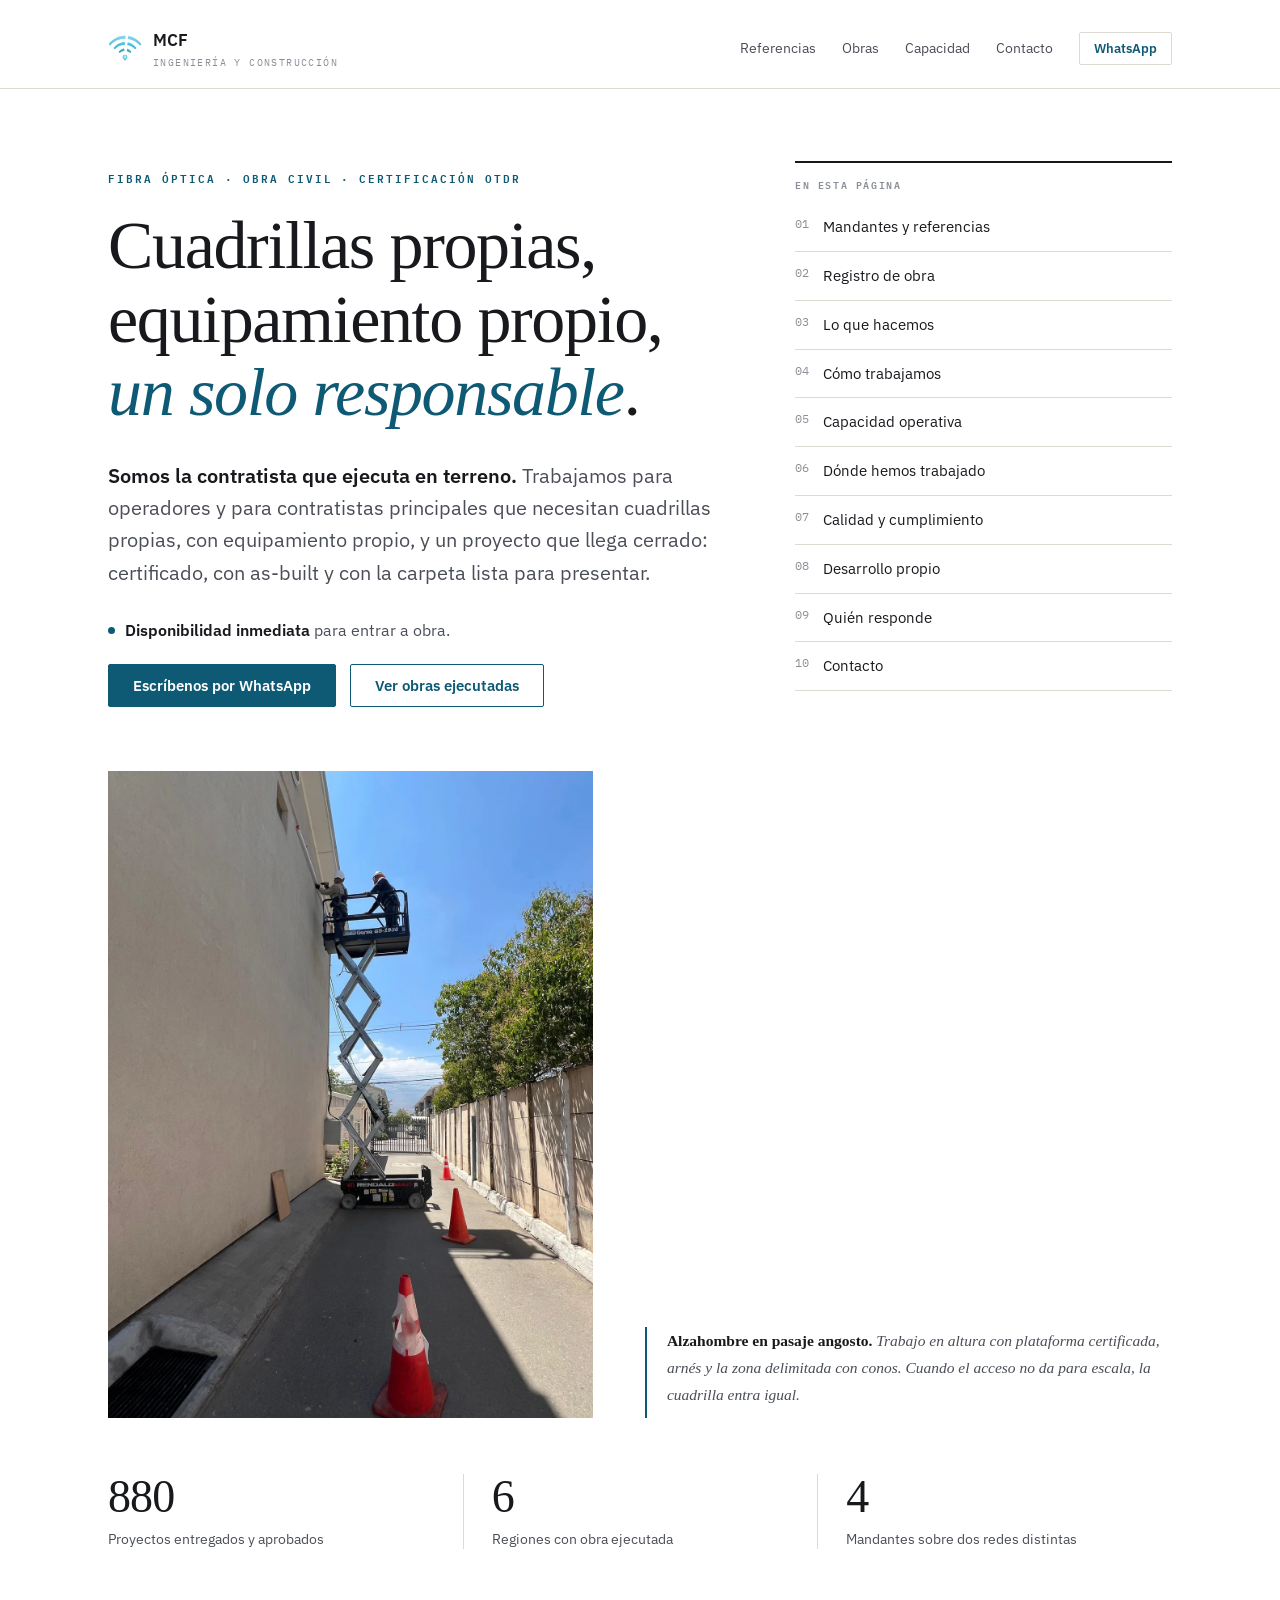
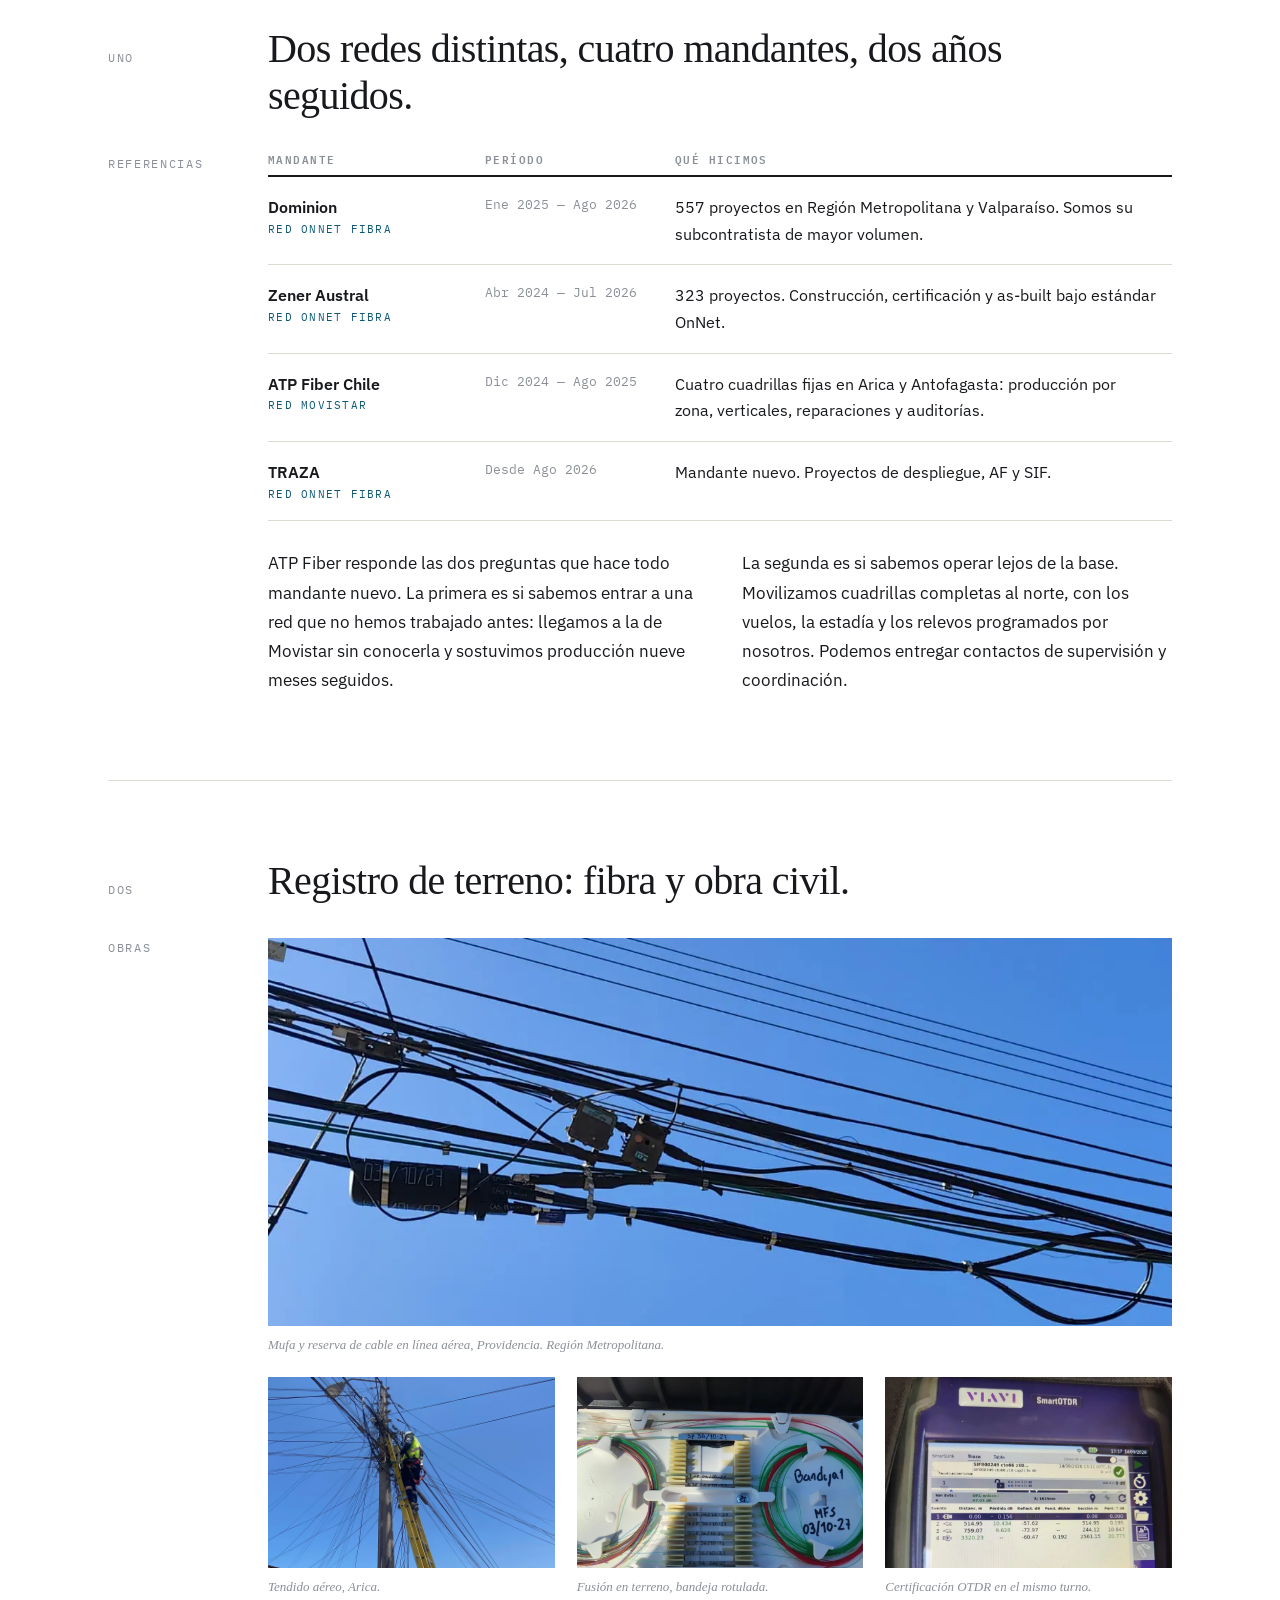
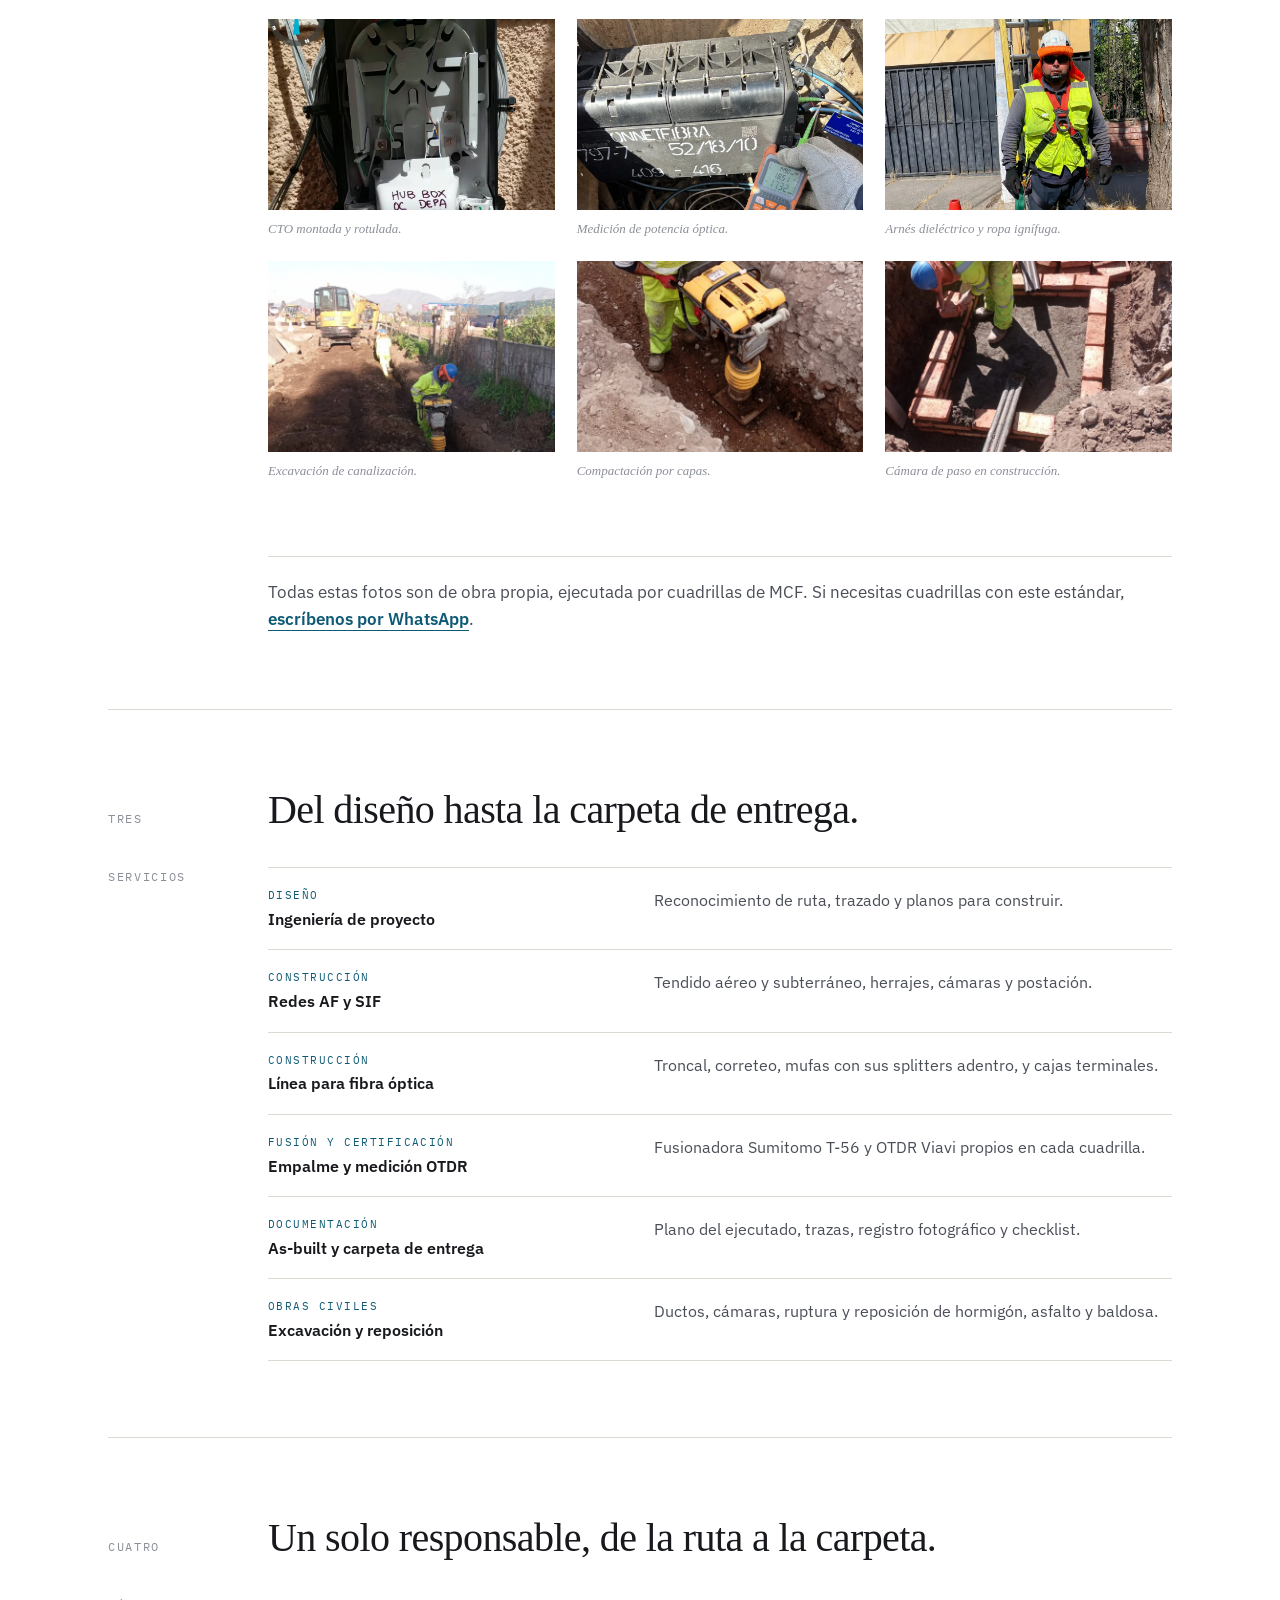
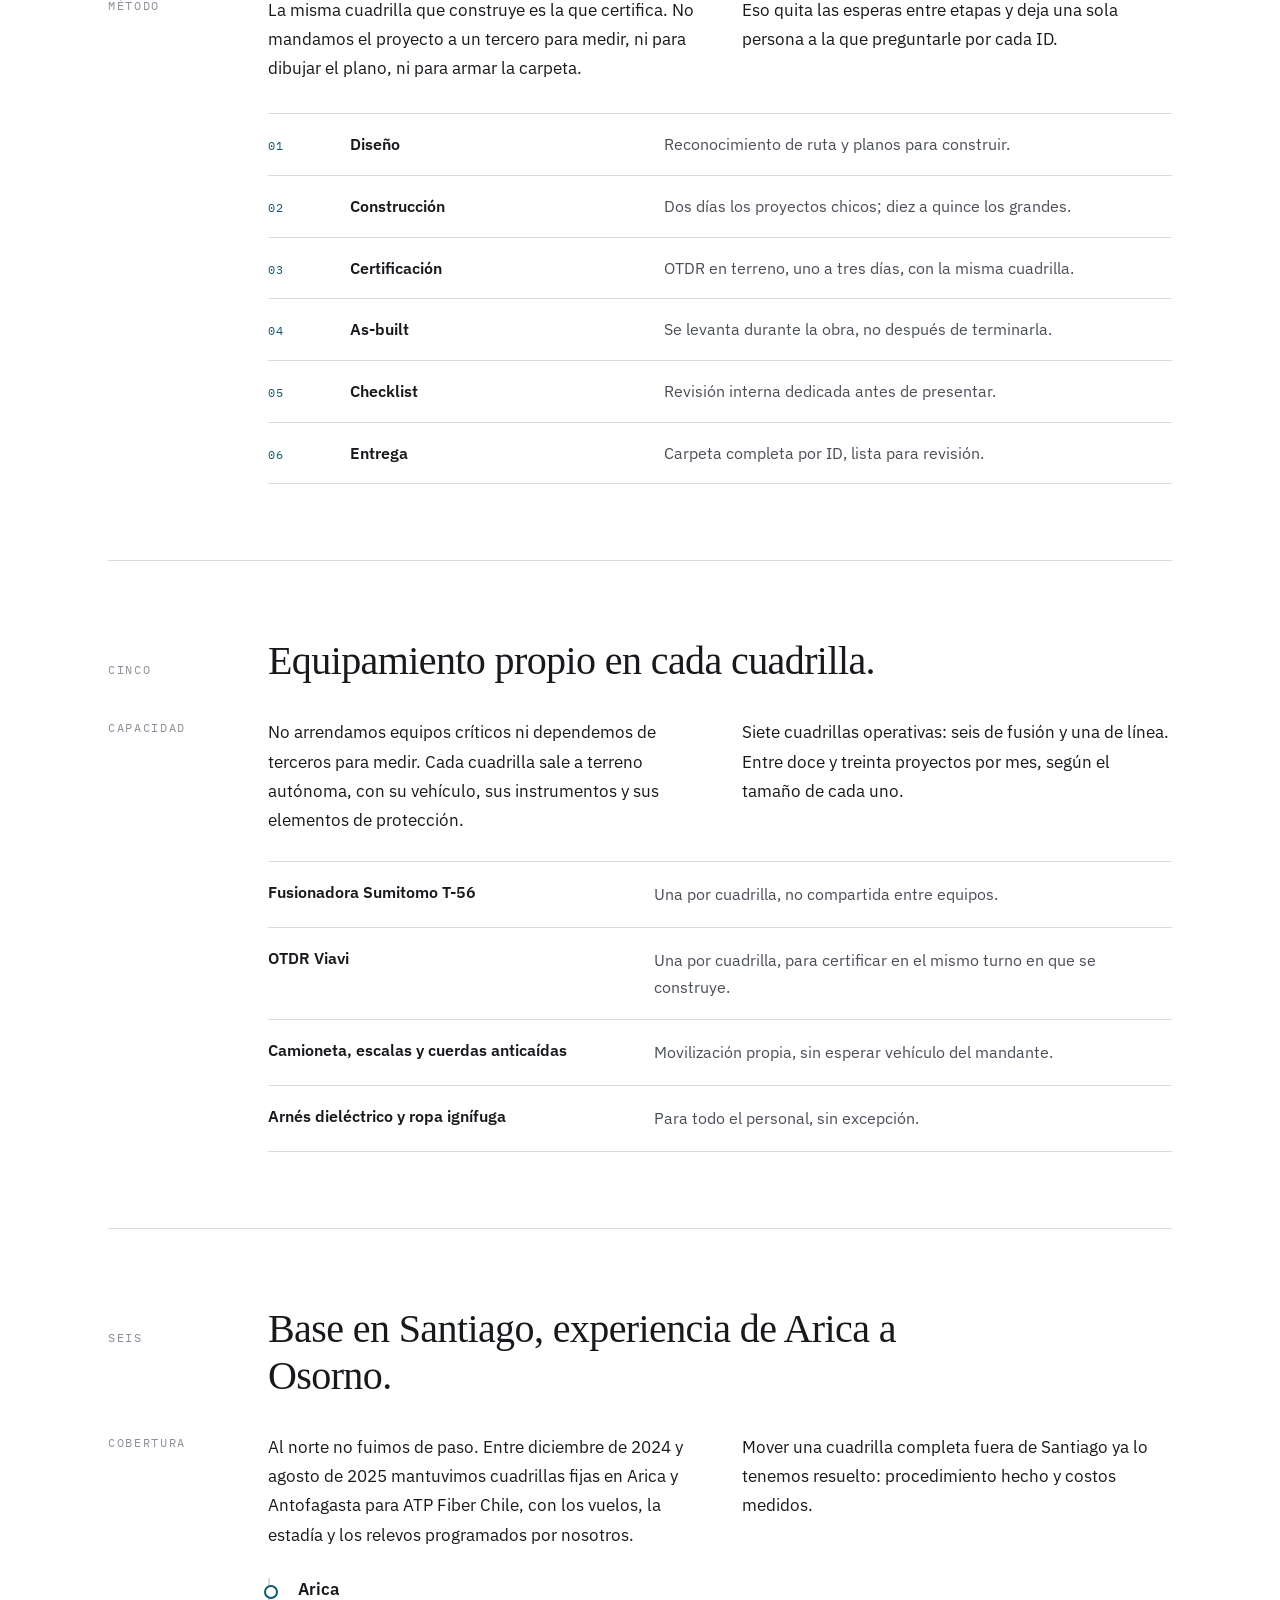
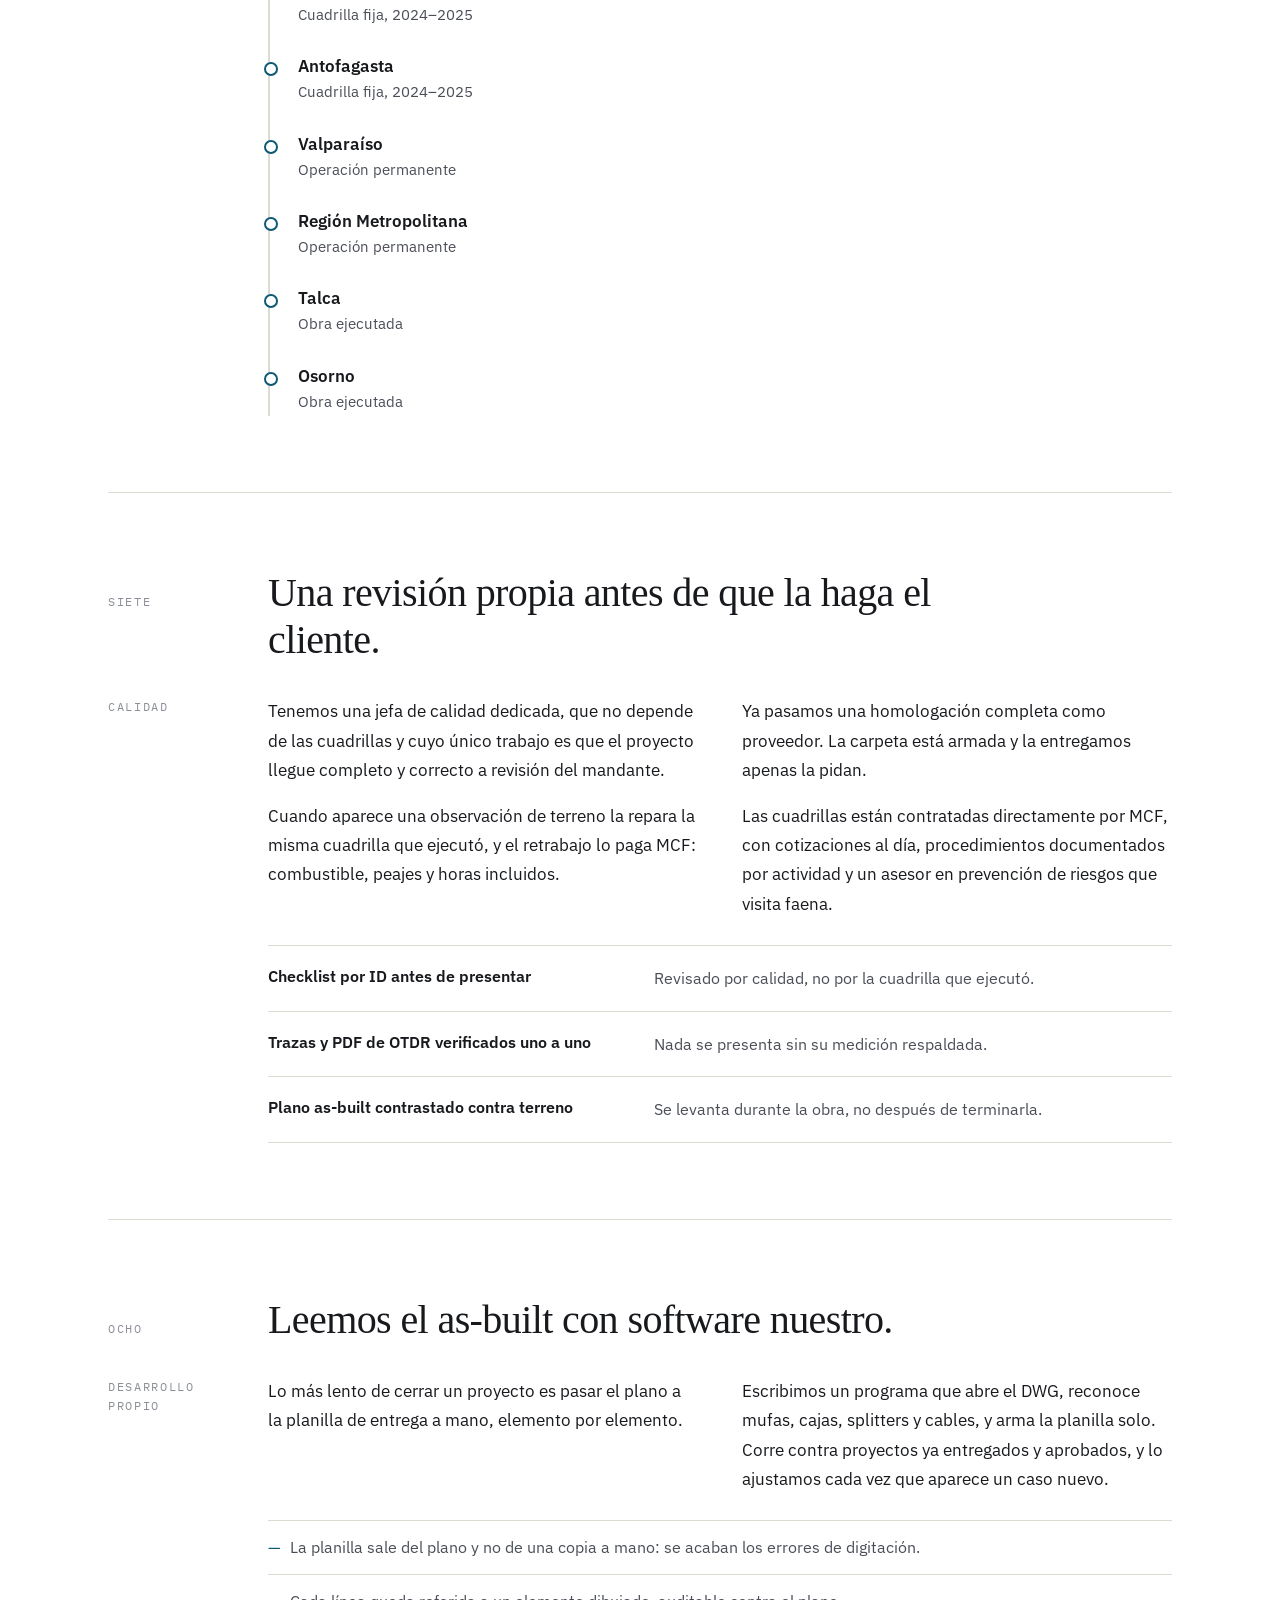
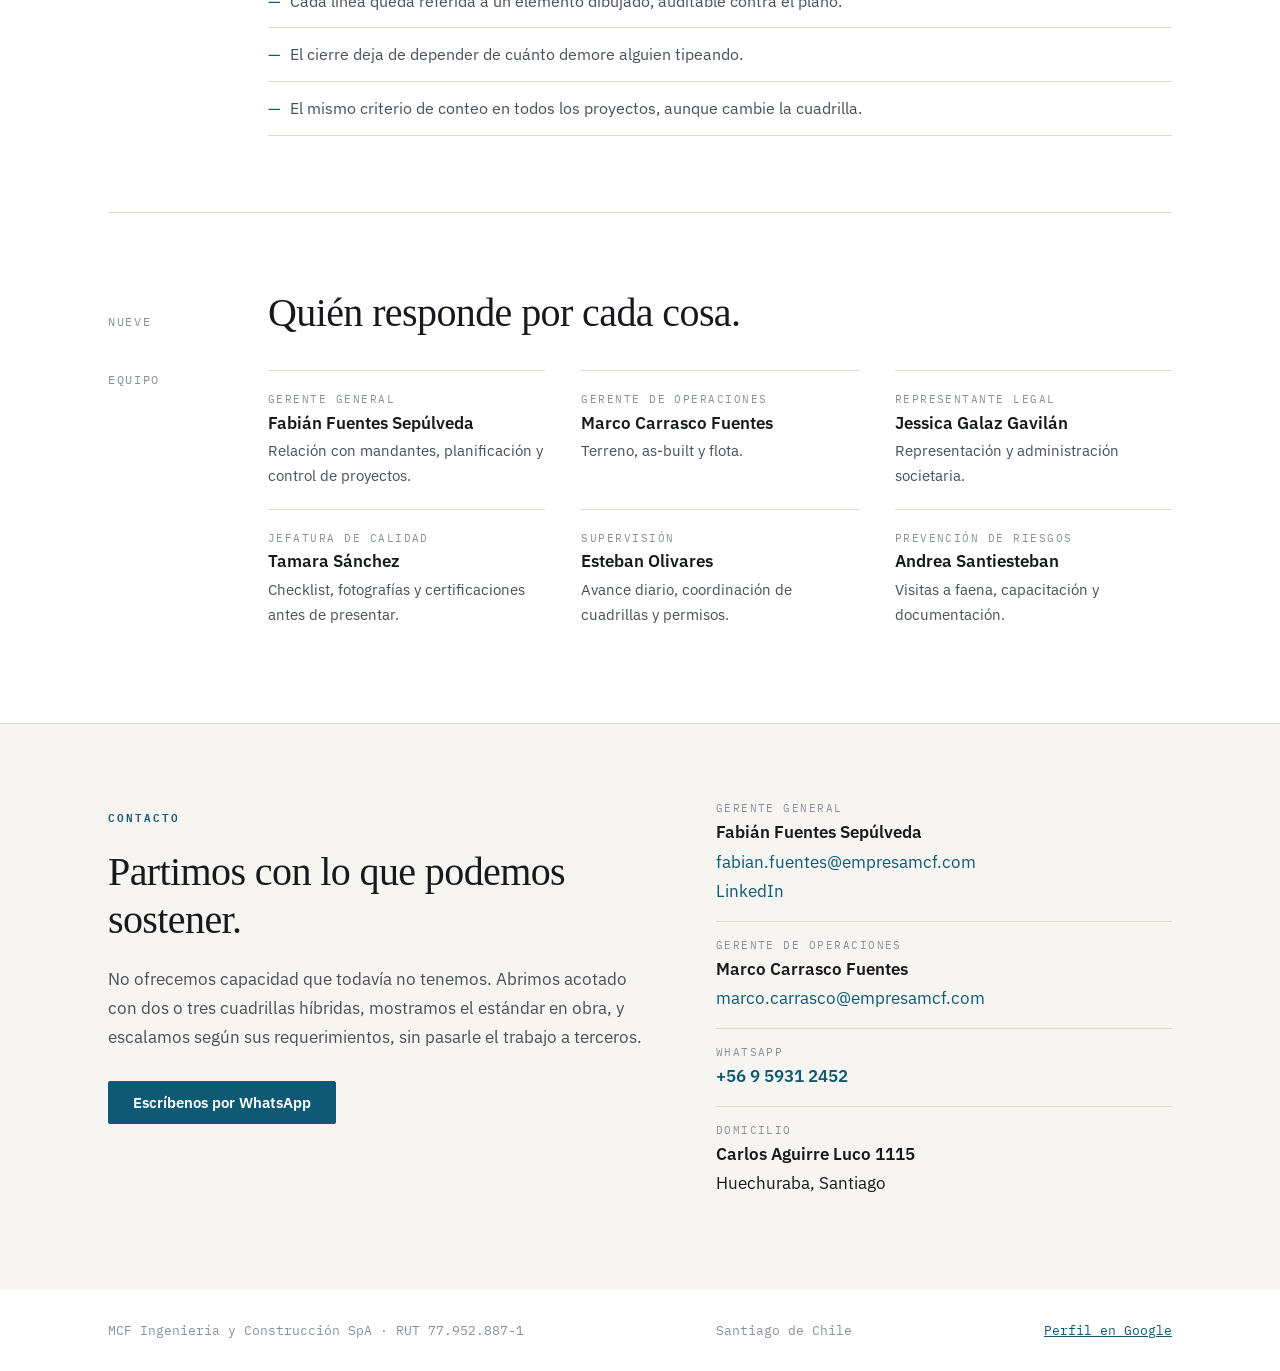
<file: propuestas/clara/index.html>
<!doctype html>
<html lang="es-CL">
<head>
<meta charset="utf-8">
<meta name="viewport" content="width=device-width, initial-scale=1">
<title>MCF — La propuesta clara ahora es la portada</title>
<meta name="robots" content="noindex, nofollow">
<link rel="canonical" href="https://mcf-sitio-web.vercel.app/">
<!-- Esta propuesta gano y paso a ser la portada el 9 de octubre de 2026.
     La pagina se deja como redireccion para que el link que Fabian compartio
     con sus socios siga funcionando y los lleve siempre a la version al dia. -->
<meta http-equiv="refresh" content="0; url=../../">
<link rel="icon" href="../../img/favicon.ico">
<style>
body{margin:0; min-height:100vh; display:grid; place-items:center; background:#FFFFFF; color:#17191D;
     font:400 17px/1.7 -apple-system,'Segoe UI',Roboto,sans-serif; text-align:center; padding:24px}
a{color:#0E5A74}
</style>
</head>
<body>
  <p>Esta propuesta ganó y ahora es la portada.<br>
     <a href="../../">Ir al sitio de MCF</a></p>
  <script>location.replace('../../');</script>
</body>
</html>
</file>
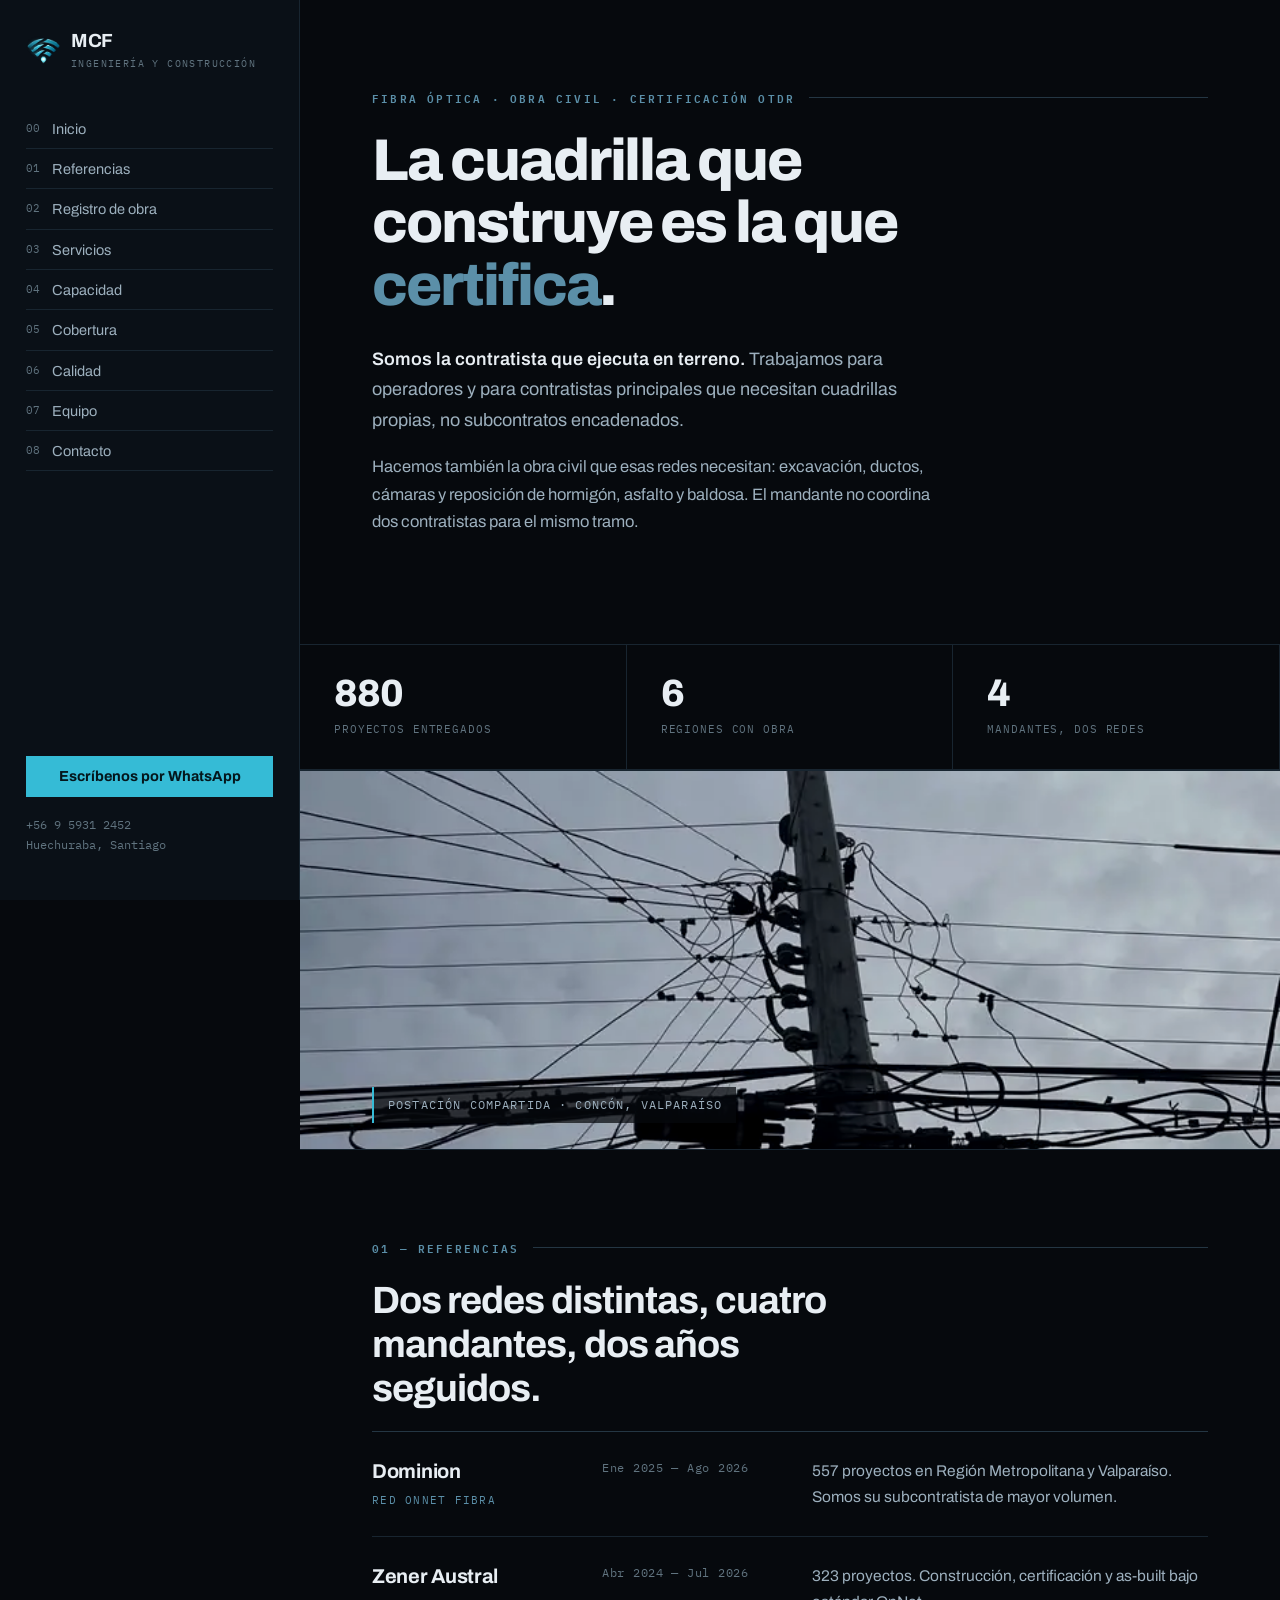
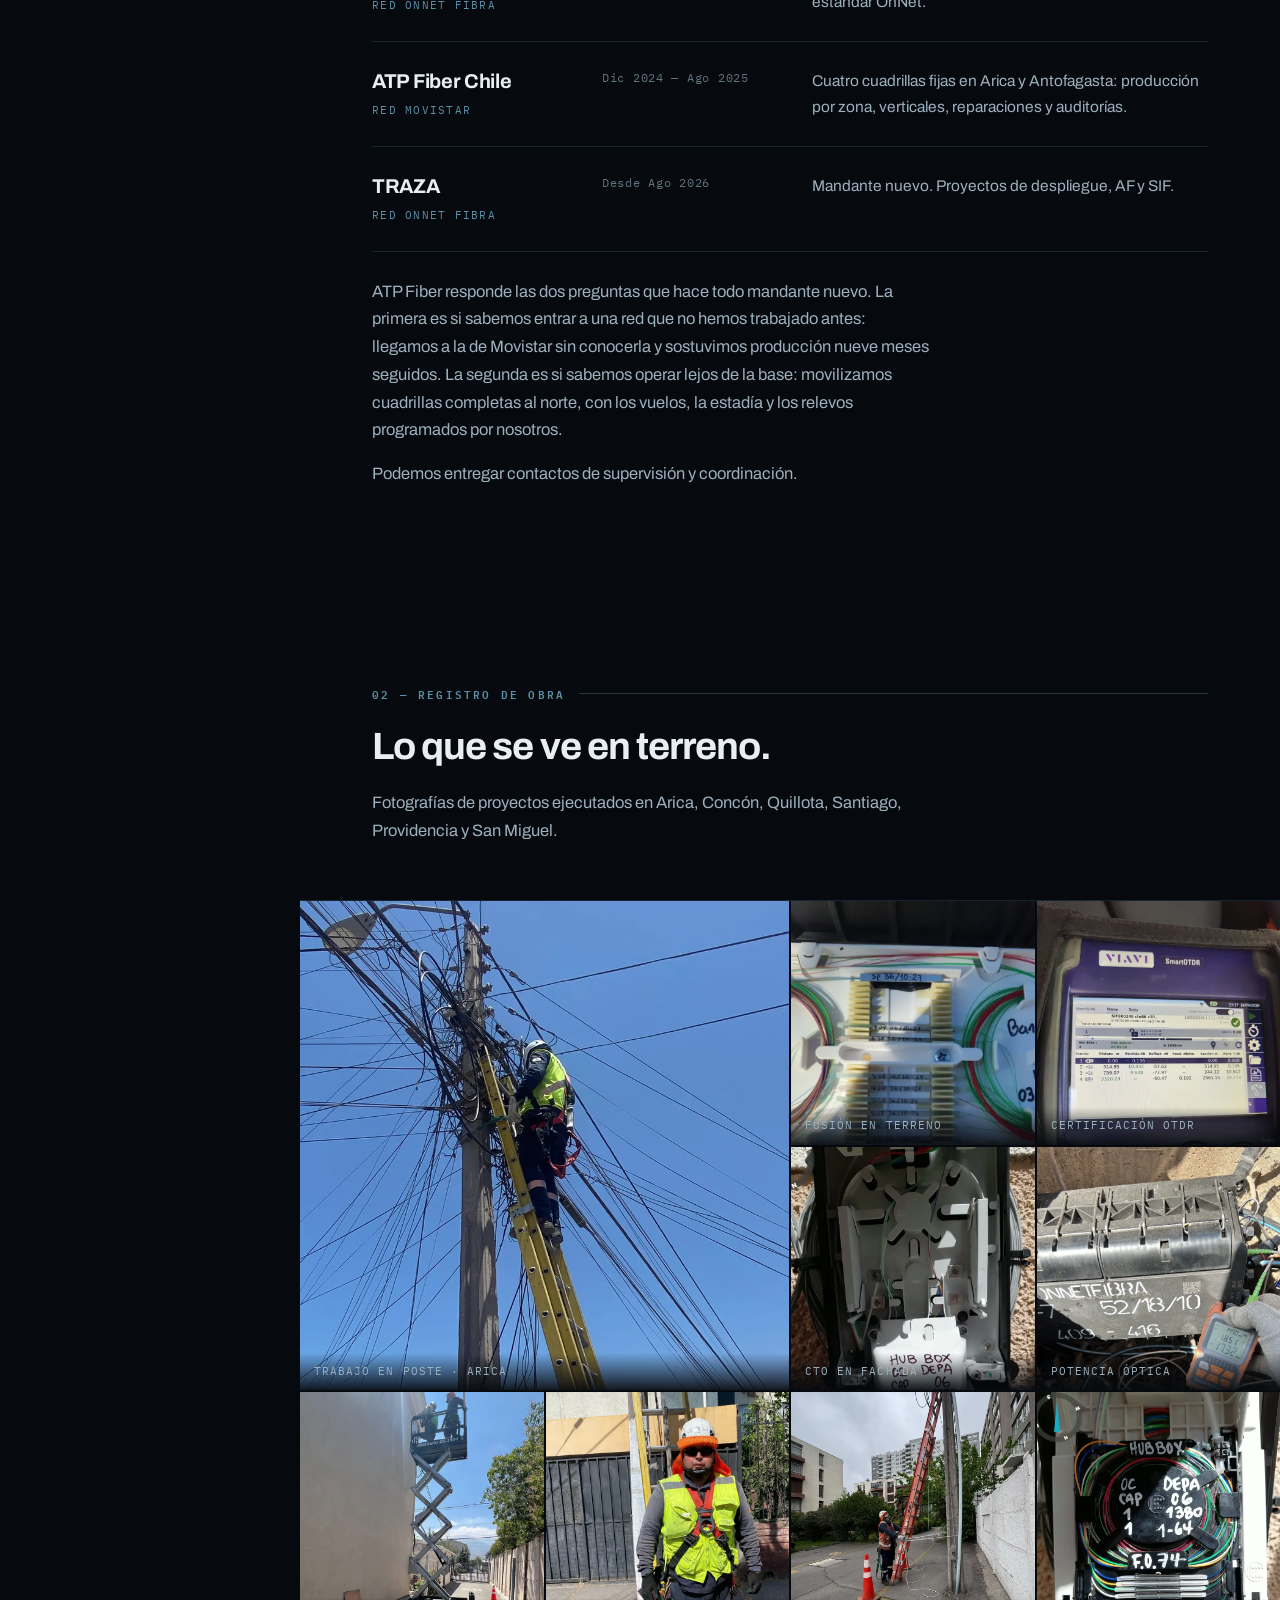
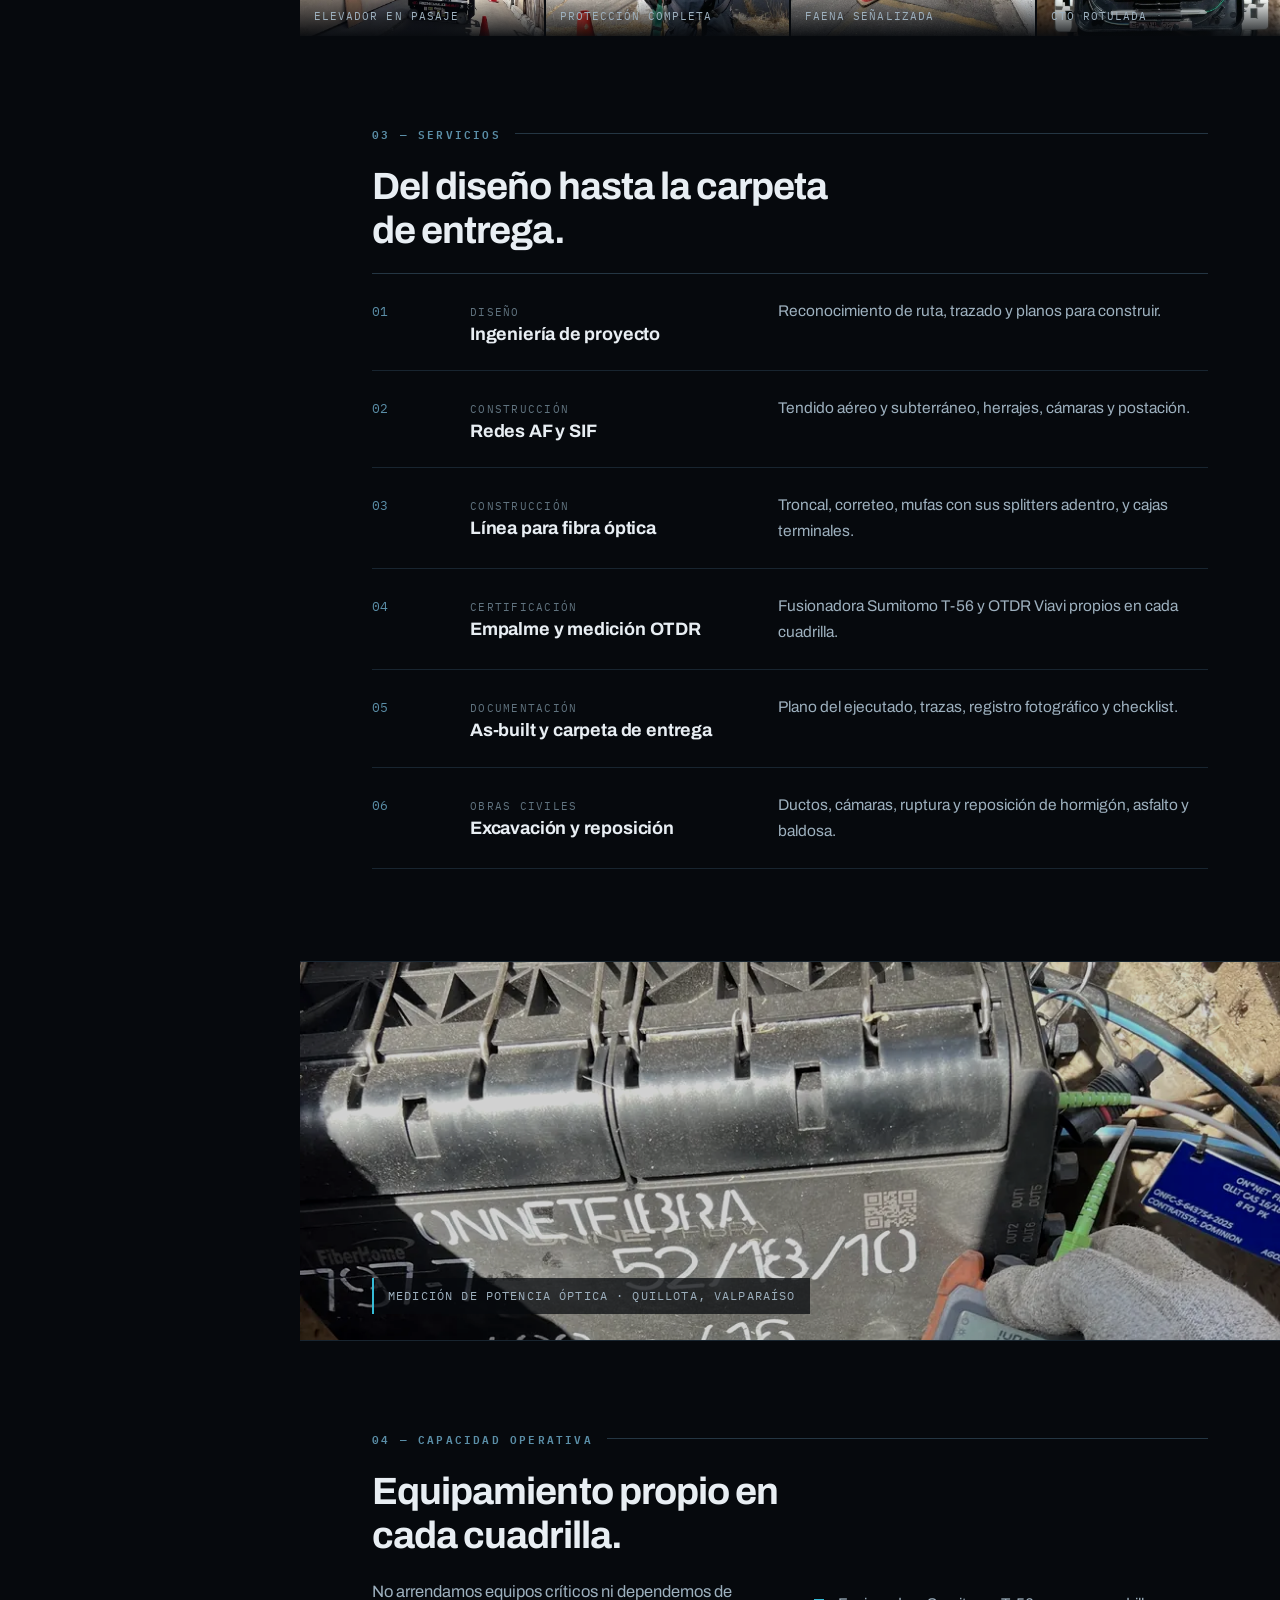
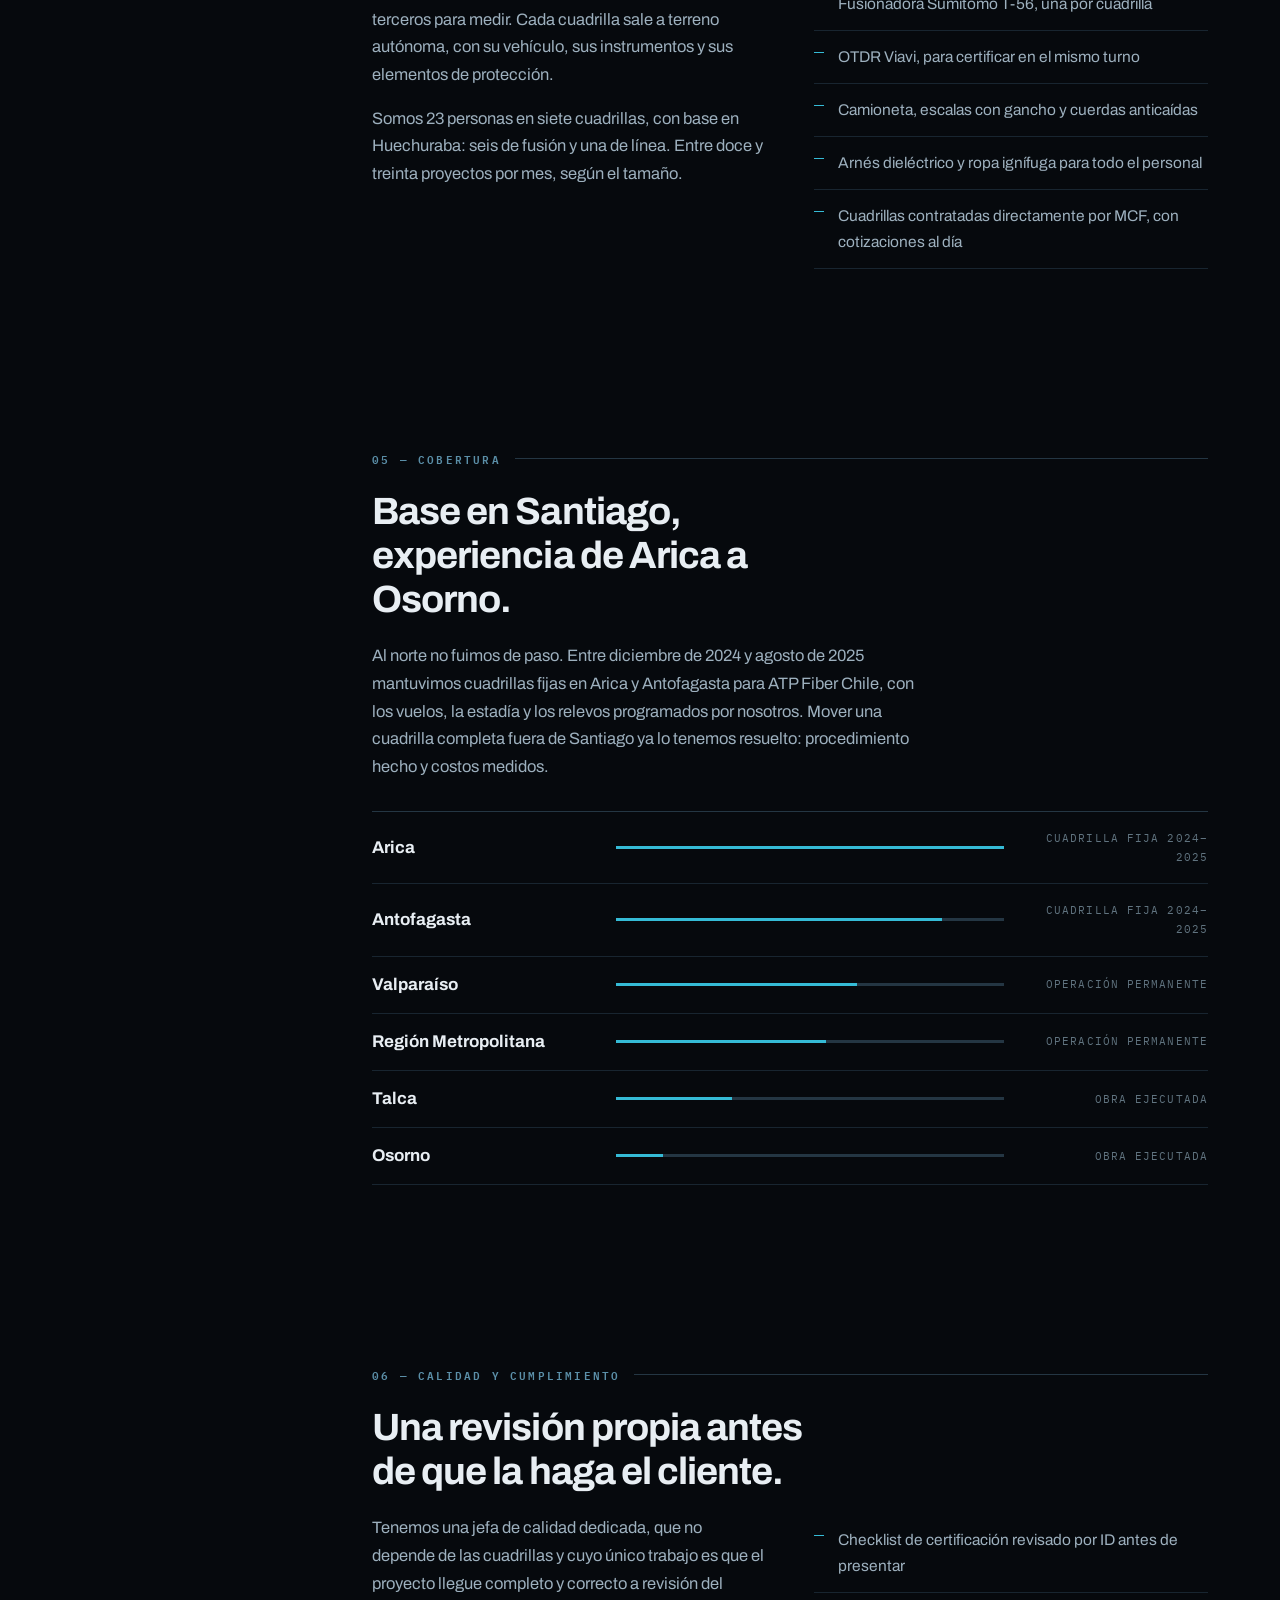
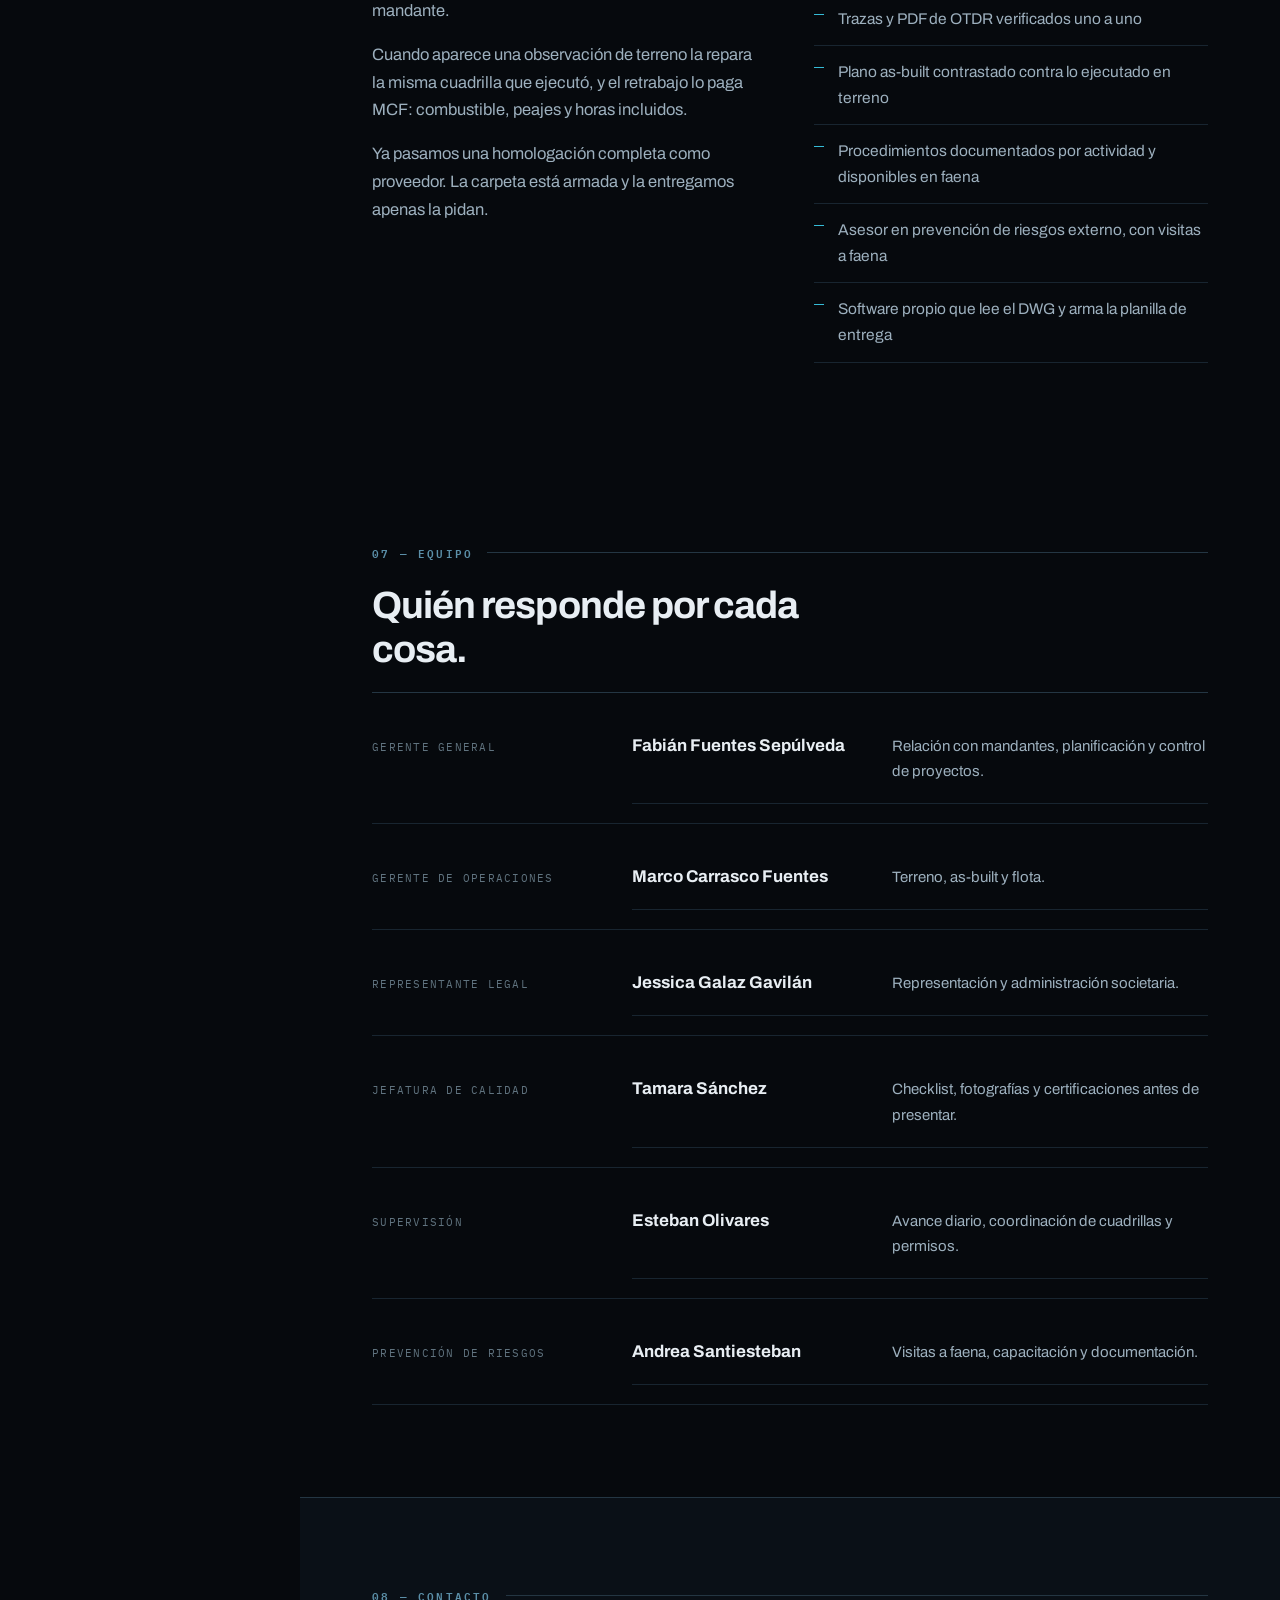
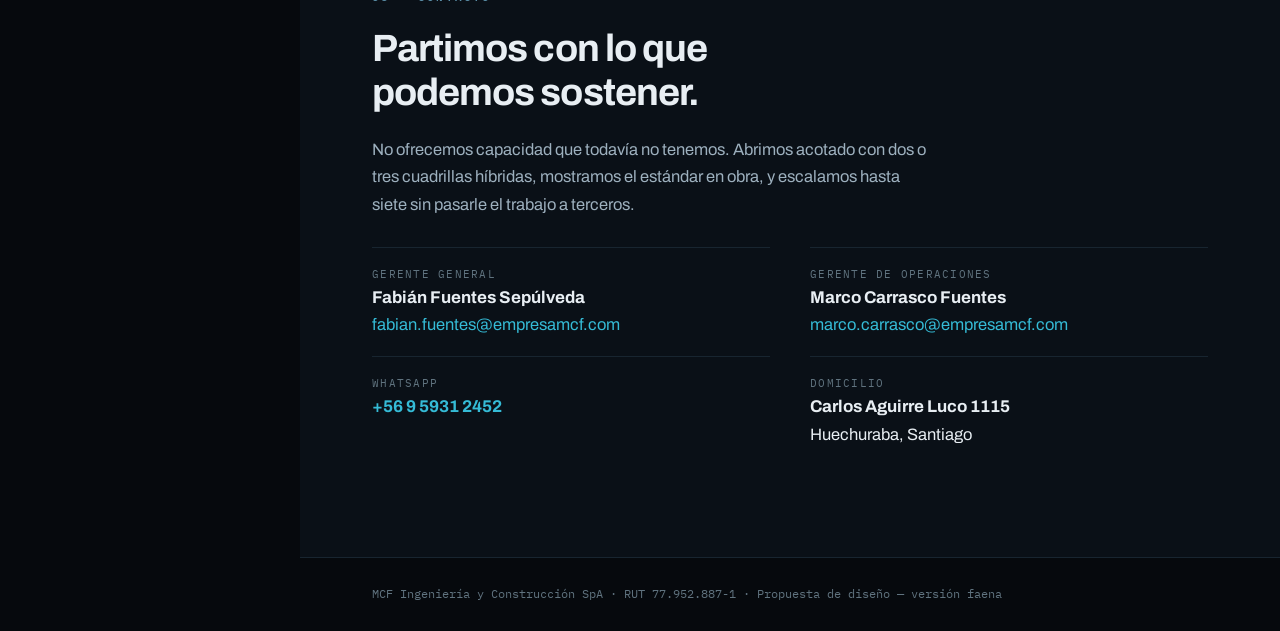
<file: propuestas/faena/index.html>
<!doctype html>
<html lang="es-CL">
<head>
<meta charset="utf-8">
<meta name="viewport" content="width=device-width, initial-scale=1">
<title>MCF Ingeniería y Construcción SpA — Propuesta faena</title>
<meta name="description" content="Contratista de fibra óptica y obra civil. Diseño, construcción, certificación OTDR y carpeta de entrega. De Arica a Osorno.">
<meta name="robots" content="noindex, nofollow">
<link rel="icon" href="../../img/favicon.ico">
<style>
@font-face { font-family:'Archivo'; font-weight:400 800; font-display:swap; src:url(../../fonts/archivo-65449f16.woff2) format('woff2'); }
@font-face { font-family:'Plex Mono'; font-weight:400; font-display:swap; src:url(../../fonts/ibm-plex-mono-bb87500e.woff2) format('woff2'); }
@font-face { font-family:'Plex Mono'; font-weight:600; font-display:swap; src:url(../../fonts/ibm-plex-mono-ce9a5ca3.woff2) format('woff2'); }

:root{
  --fondo:#06090D; --panel:#0A1017; --panel-2:#0E161F;
  --tinta:#E8EEF3; --tinta-2:#9DB0BE; --tinta-3:#60737F;
  --linea:#182530; --linea-2:#243643;
  --acero:#5B8FA8; --cian:#35BBD6;
  --sans:'Archivo',-apple-system,'Segoe UI',Roboto,sans-serif;
  --mono:'Plex Mono',ui-monospace,Menlo,Consolas,monospace;
  --rail:300px;
}
*{box-sizing:border-box}
html{scroll-behavior:smooth}
body{margin:0; background:var(--fondo); color:var(--tinta); font:400 16.5px/1.68 var(--sans); -webkit-font-smoothing:antialiased}
img{max-width:100%; height:auto; display:block}
a{color:var(--cian)}

/* ---------- riel fijo a la izquierda ---------- */
.riel{
  position:fixed; inset:0 auto 0 0; width:var(--rail); z-index:30;
  background:var(--panel); border-right:1px solid var(--linea);
  display:flex; flex-direction:column; padding:28px 26px;
}
.riel .marca{display:flex; align-items:center; gap:11px; margin-bottom:38px}
.riel .marca img{width:34px}
.riel .marca b{font:700 19px/1 var(--sans); letter-spacing:-.02em}
.riel .marca span{display:block; font:400 10px/1.6 var(--mono); letter-spacing:.14em; color:var(--tinta-3); text-transform:uppercase}
.riel nav{display:flex; flex-direction:column; gap:1px; flex:1}
.riel nav a{
  display:flex; gap:12px; padding:9px 0; text-decoration:none; color:var(--tinta-2);
  font:400 14.5px/1.4 var(--sans); border-bottom:1px solid var(--linea);
}
.riel nav a i{font:400 11px/1.7 var(--mono); color:var(--tinta-3); font-style:normal}
.riel nav a:hover{color:var(--cian)}
.riel nav a:hover i{color:var(--cian)}
.riel .wa{
  display:block; margin-top:22px; padding:13px 16px; text-align:center; text-decoration:none;
  background:var(--cian); color:#04161C; font:700 14.5px/1 var(--sans);
}
.riel .wa:hover{background:#5BD2E6}
.riel .dato{margin-top:18px; font:400 11.5px/1.8 var(--mono); color:var(--tinta-3)}

/* ---------- barra superior en pantalla chica ---------- */
.barra-chica{display:none}

/* ---------- contenido ---------- */
.cuerpo{margin-left:var(--rail)}
.franja{padding:0}
.caja{padding:92px 72px; max-width:1020px}

.ident{
  display:flex; align-items:center; gap:14px; margin-bottom:26px;
  font:600 11px/1 var(--mono); letter-spacing:.2em; text-transform:uppercase; color:var(--acero);
}
.ident::after{content:''; flex:1; height:1px; background:var(--linea-2)}

h1{font:800 clamp(36px,4.6vw,62px)/1.06 var(--sans); letter-spacing:-.035em; margin:0 0 28px; max-width:16ch}
h1 span{color:var(--acero)}
h2{font:700 clamp(25px,3.2vw,38px)/1.16 var(--sans); letter-spacing:-.025em; margin:0 0 20px; max-width:20ch}
.bajada{font-size:18px; color:var(--tinta-2); max-width:58ch; margin:0 0 18px}
.bajada b{color:var(--tinta); font-weight:600}
p{margin:0 0 16px}
.gris{color:var(--tinta-2); max-width:62ch}

/* banda de foto a sangre completa */
.banda{position:relative; border-top:1px solid var(--linea); border-bottom:1px solid var(--linea)}
.banda img{width:100%; height:clamp(260px,42vh,460px); object-fit:cover; filter:saturate(.85) contrast(1.05) brightness(.82)}
.banda .pie-foto{
  position:absolute; left:72px; bottom:26px;
  font:400 11.5px/1.7 var(--mono); letter-spacing:.1em; text-transform:uppercase; color:var(--tinta-2);
  background:rgba(6,9,13,.72); padding:8px 14px; border-left:2px solid var(--cian);
}

/* cifras en linea horizontal */
.cifras{display:flex; flex-wrap:wrap; border-top:1px solid var(--linea)}
.cifras div{flex:1 1 200px; padding:30px 34px; border-right:1px solid var(--linea); border-bottom:1px solid var(--linea)}
.cifras b{display:block; font:800 38px/1 var(--sans); letter-spacing:-.03em}
.cifras .az{color:var(--cian)}
.cifras small{display:block; margin-top:7px; font:400 11px/1.7 var(--mono); letter-spacing:.08em; text-transform:uppercase; color:var(--tinta-3)}

/* fichas de referencia: filas, no tarjetas */
.filas{border-top:1px solid var(--linea-2)}
.fila{
  display:grid; grid-template-columns:200px 180px 1fr; gap:30px; align-items:start;
  padding:26px 0; border-bottom:1px solid var(--linea);
}
.fila .nom{font:700 20px/1.3 var(--sans); letter-spacing:-.015em}
.fila .red{display:block; margin-top:5px; font:400 10.5px/1.7 var(--mono); letter-spacing:.12em; text-transform:uppercase; color:var(--acero)}
.fila .per{font:400 12px/1.7 var(--mono); color:var(--tinta-3); letter-spacing:.06em}
.fila p{margin:0; color:var(--tinta-2); font-size:15.5px}
@media (max-width:980px){ .fila{grid-template-columns:1fr; gap:8px} }

/* servicios como lista numerada ancha */
.pasos{counter-reset:s; border-top:1px solid var(--linea-2)}
.paso{
  counter-increment:s; display:grid; grid-template-columns:70px 280px 1fr; gap:28px;
  padding:24px 0; border-bottom:1px solid var(--linea); align-items:baseline;
}
.paso::before{content:counter(s,decimal-leading-zero); font:400 13px/1.6 var(--mono); color:var(--acero)}
.paso h3{margin:0; font:700 18px/1.35 var(--sans); letter-spacing:-.01em}
.paso .rama{display:block; font:400 10.5px/1.8 var(--mono); letter-spacing:.12em; text-transform:uppercase; color:var(--tinta-3)}
.paso p{margin:0; color:var(--tinta-2); font-size:15.5px}
@media (max-width:980px){ .paso{grid-template-columns:50px 1fr; gap:6px 20px} .paso p{grid-column:2} }

/* dos columnas de texto + lista */
.dos{display:grid; grid-template-columns:1fr 1fr; gap:48px}
@media (max-width:980px){ .dos{grid-template-columns:1fr; gap:28px} }
.marcas{list-style:none; margin:0; padding:0}
.marcas li{padding:13px 0 13px 24px; border-bottom:1px solid var(--linea); color:var(--tinta-2); font-size:15.5px; position:relative}
.marcas li::before{content:''; position:absolute; left:0; top:21px; width:10px; height:1px; background:var(--cian)}

/* cobertura: barras */
.zonas{border-top:1px solid var(--linea-2)}
.zona{display:grid; grid-template-columns:220px 1fr 180px; gap:24px; align-items:center; padding:17px 0; border-bottom:1px solid var(--linea)}
.zona b{font:700 17px/1.3 var(--sans)}
.zona .barrita{height:3px; background:var(--linea-2); position:relative}
.zona .barrita i{position:absolute; inset:0 auto 0 0; background:var(--cian); display:block}
.zona span{font:400 11px/1.7 var(--mono); letter-spacing:.1em; text-transform:uppercase; color:var(--tinta-3); text-align:right}
@media (max-width:980px){ .zona{grid-template-columns:1fr auto; gap:10px} .zona .barrita{display:none} .zona span{text-align:right} }

/* galeria en mosaico irregular */
.mosaico{display:grid; grid-template-columns:repeat(4,1fr); gap:2px; border-top:1px solid var(--linea)}
.mosaico figure{margin:0; position:relative; overflow:hidden; background:var(--panel-2)}
.mosaico img{width:100%; height:100%; object-fit:cover; aspect-ratio:1/1; filter:saturate(.88)}
.mosaico .g2{grid-column:span 2; grid-row:span 2}
.mosaico figcaption{
  position:absolute; left:0; right:0; bottom:0; padding:11px 14px;
  font:400 10.5px/1.5 var(--mono); letter-spacing:.1em; text-transform:uppercase; color:var(--tinta-2);
  background:linear-gradient(180deg, transparent, rgba(6,9,13,.9));
}
@media (max-width:760px){ .mosaico{grid-template-columns:repeat(2,1fr)} .mosaico .g2{grid-column:span 2; grid-row:auto} }

/* equipo en filas */
.gente{border-top:1px solid var(--linea-2)}
.gente div{display:grid; grid-template-columns:230px 1fr; gap:30px; padding:19px 0; border-bottom:1px solid var(--linea); align-items:baseline}
.gente .rol{font:400 10.5px/1.8 var(--mono); letter-spacing:.12em; text-transform:uppercase; color:var(--tinta-3)}
.gente b{font:700 17px/1.4 var(--sans); display:block}
.gente p{margin:3px 0 0; color:var(--tinta-2); font-size:15px}
@media (max-width:980px){ .gente div{grid-template-columns:1fr; gap:3px} }

/* cierre */
.cierre{background:var(--panel); border-top:1px solid var(--linea-2)}
.contactos{display:grid; grid-template-columns:repeat(2,1fr); gap:0 40px; margin-top:28px}
.contactos div{padding:17px 0; border-top:1px solid var(--linea)}
.contactos .rot{display:block; font:400 10.5px/1.8 var(--mono); letter-spacing:.12em; text-transform:uppercase; color:var(--tinta-3)}
.contactos b{font:700 17px/1.5 var(--sans)}
.contactos a{text-decoration:none}
.contactos a:hover{text-decoration:underline}
@media (max-width:760px){ .contactos{grid-template-columns:1fr} }
.pie{padding:26px 72px; font:400 11.5px/1.8 var(--mono); color:var(--tinta-3); border-top:1px solid var(--linea)}

@media (max-width:900px){
  .riel{display:none}
  .cuerpo{margin-left:0}
  .caja{padding:56px 24px}
  .banda .pie-foto{left:24px}
  .pie{padding:24px}
  .barra-chica{
    display:flex; align-items:center; justify-content:space-between; gap:16px;
    position:sticky; top:0; z-index:30; padding:12px 24px;
    background:rgba(6,9,13,.9); backdrop-filter:blur(12px); border-bottom:1px solid var(--linea);
  }
  .barra-chica .marca{display:flex; align-items:center; gap:10px}
  .barra-chica img{width:28px}
  .barra-chica b{font:700 16px/1 var(--sans)}
  .barra-chica a.wa{background:var(--cian); color:#04161C; padding:10px 15px; text-decoration:none; font:700 13.5px/1 var(--sans)}
}
</style>
</head>
<body>

<aside class="riel">
  <div class="marca">
    <picture><source srcset="../../img/mcf-simbolo.webp" type="image/webp"><img src="../../img/mcf-simbolo.png" alt="" width="34"></picture>
    <div><b>MCF</b><span>Ingeniería y Construcción</span></div>
  </div>
  <nav>
    <a href="#inicio"><i>00</i>Inicio</a>
    <a href="#referencias"><i>01</i>Referencias</a>
    <a href="#obras"><i>02</i>Registro de obra</a>
    <a href="#servicios"><i>03</i>Servicios</a>
    <a href="#capacidad"><i>04</i>Capacidad</a>
    <a href="#cobertura"><i>05</i>Cobertura</a>
    <a href="#calidad"><i>06</i>Calidad</a>
    <a href="#equipo"><i>07</i>Equipo</a>
    <a href="#contacto"><i>08</i>Contacto</a>
  </nav>
  <a class="wa" href="https://wa.me/56959312452?text=Hola%2C%20escribo%20desde%20el%20sitio%20de%20MCF.%20Quiero%20consultar%20por%20disponibilidad%20de%20cuadrillas." rel="noopener">Escríbenos por WhatsApp</a>
  <p class="dato">+56 9 5931 2452<br>Huechuraba, Santiago</p>
</aside>

<header class="barra-chica">
  <div class="marca">
    <picture><source srcset="../../img/mcf-simbolo.webp" type="image/webp"><img src="../../img/mcf-simbolo.png" alt="" width="28"></picture>
    <b>MCF</b>
  </div>
  <a class="wa" href="https://wa.me/56959312452?text=Hola%2C%20escribo%20desde%20el%20sitio%20de%20MCF.%20Quiero%20consultar%20por%20disponibilidad%20de%20cuadrillas." rel="noopener">WhatsApp</a>
</header>

<main class="cuerpo">

<section class="franja" id="inicio">
  <div class="caja">
    <p class="ident">Fibra óptica · Obra civil · Certificación OTDR</p>
    <h1>La cuadrilla que construye es la que <span>certifica</span>.</h1>
    <p class="bajada"><b>Somos la contratista que ejecuta en terreno.</b> Trabajamos para operadores y para contratistas principales que necesitan cuadrillas propias, no subcontratos encadenados.</p>
    <p class="gris">Hacemos también la obra civil que esas redes necesitan: excavación, ductos, cámaras y reposición de hormigón, asfalto y baldosa. El mandante no coordina dos contratistas para el mismo tramo.</p>
  </div>
</section>

<div class="cifras">
  <div><b>880</b><small>Proyectos entregados</small></div>
  <div><b>6</b><small>Regiones con obra</small></div>
  <div><b>4</b><small>Mandantes, dos redes</small></div>
</div>

<figure class="banda" style="margin:0">
  <picture><source srcset="../../img/obra/postacion.webp" type="image/webp"><img src="../../img/obra/postacion.jpg" width="720" height="1002" alt="Postación compartida con múltiples cables y herrajes."></picture>
  <figcaption class="pie-foto">Postación compartida · Concón, Valparaíso</figcaption>
</figure>

<section class="franja" id="referencias">
  <div class="caja">
    <p class="ident">01 — Referencias</p>
    <h2>Dos redes distintas, cuatro mandantes, dos años seguidos.</h2>
    <div class="filas">
      <div class="fila">
        <div><span class="nom">Dominion</span><span class="red">Red OnNet Fibra</span></div>
        <span class="per">Ene 2025 — Ago 2026</span>
        <p>557 proyectos en Región Metropolitana y Valparaíso. Somos su subcontratista de mayor volumen.</p>
      </div>
      <div class="fila">
        <div><span class="nom">Zener Austral</span><span class="red">Red OnNet Fibra</span></div>
        <span class="per">Abr 2024 — Jul 2026</span>
        <p>323 proyectos. Construcción, certificación y as-built bajo estándar OnNet.</p>
      </div>
      <div class="fila">
        <div><span class="nom">ATP Fiber Chile</span><span class="red">Red Movistar</span></div>
        <span class="per">Dic 2024 — Ago 2025</span>
        <p>Cuatro cuadrillas fijas en Arica y Antofagasta: producción por zona, verticales, reparaciones y auditorías.</p>
      </div>
      <div class="fila">
        <div><span class="nom">TRAZA</span><span class="red">Red OnNet Fibra</span></div>
        <span class="per">Desde Ago 2026</span>
        <p>Mandante nuevo. Proyectos de despliegue, AF y SIF.</p>
      </div>
    </div>
    <p class="gris" style="margin-top:26px">ATP Fiber responde las dos preguntas que hace todo mandante nuevo. La primera es si sabemos entrar a una red que no hemos trabajado antes: llegamos a la de Movistar sin conocerla y sostuvimos producción nueve meses seguidos. La segunda es si sabemos operar lejos de la base: movilizamos cuadrillas completas al norte, con los vuelos, la estadía y los relevos programados por nosotros.</p>
    <p class="gris">Podemos entregar contactos de supervisión y coordinación.</p>
  </div>
</section>

<section class="franja" id="obras">
  <div class="caja" style="padding-bottom:40px">
    <p class="ident">02 — Registro de obra</p>
    <h2>Lo que se ve en terreno.</h2>
    <p class="gris">Fotografías de proyectos ejecutados en Arica, Concón, Quillota, Santiago, Providencia y San Miguel.</p>
  </div>
  <div class="mosaico">
    <figure class="g2"><picture><source srcset="../../img/obra/poste-arica.webp" type="image/webp"><img src="../../img/obra/poste-arica.jpg" width="1200" height="800" alt="Técnico trabajando sobre una escala apoyada en un poste de distribución, en una calle de Arica."></picture><figcaption>Trabajo en poste · Arica</figcaption></figure>
    <figure><picture><source srcset="../../img/obra/empalme.webp" type="image/webp"><img src="../../img/obra/empalme.jpg" width="1280" height="638" alt="Bandeja de empalme abierta con las fibras ordenadas y rotuladas."></picture><figcaption>Fusión en terreno</figcaption></figure>
    <figure><picture><source srcset="../../img/obra/otdr.webp" type="image/webp"><img src="../../img/obra/otdr.jpg" width="880" height="874" alt="Pantalla del OTDR mostrando la traza del enlace medido."></picture><figcaption>Certificación OTDR</figcaption></figure>
    <figure><picture><source srcset="../../img/obra/cto-pared.webp" type="image/webp"><img src="../../img/obra/cto-pared.jpg" width="1000" height="750" alt="CTO montada en fachada y abierta, con la bandeja de empalme y el splitter rotulados."></picture><figcaption>CTO en fachada</figcaption></figure>
    <figure><picture><source srcset="../../img/obra/fotometro.webp" type="image/webp"><img src="../../img/obra/fotometro.jpg" width="1000" height="750" alt="Medición de potencia óptica con fotómetro sobre una mufa de paso abierta."></picture><figcaption>Potencia óptica</figcaption></figure>
    <figure><picture><source srcset="../../img/obra/elevador.webp" type="image/webp"><img src="../../img/obra/elevador.jpg" width="1000" height="750" alt="Elevador tijera posicionado en un pasaje angosto, con conos delimitando la zona."></picture><figcaption>Elevador en pasaje</figcaption></figure>
    <figure><picture><source srcset="../../img/obra/arnes.webp" type="image/webp"><img src="../../img/obra/arnes.jpg" width="1000" height="750" alt="Técnico con casco, chaleco reflectante y arnés de cuerpo completo."></picture><figcaption>Protección completa</figcaption></figure>
    <figure><picture><source srcset="../../img/obra/senalizacion.webp" type="image/webp"><img src="../../img/obra/senalizacion.jpg" width="900" height="1200" alt="Escala apoyada en un poste con cono de seguridad delimitando la faena."></picture><figcaption>Faena señalizada</figcaption></figure>
    <figure><picture><source srcset="../../img/obra/cto.webp" type="image/webp"><img src="../../img/obra/cto.jpg" width="900" height="870" alt="Caja terminal óptica abierta con las fibras rotuladas."></picture><figcaption>CTO rotulada</figcaption></figure>
  </div>
</section>

<section class="franja" id="servicios">
  <div class="caja">
    <p class="ident">03 — Servicios</p>
    <h2>Del diseño hasta la carpeta de entrega.</h2>
    <div class="pasos">
      <div class="paso"><div><span class="rama">Diseño</span><h3>Ingeniería de proyecto</h3></div><p>Reconocimiento de ruta, trazado y planos para construir.</p></div>
      <div class="paso"><div><span class="rama">Construcción</span><h3>Redes AF y SIF</h3></div><p>Tendido aéreo y subterráneo, herrajes, cámaras y postación.</p></div>
      <div class="paso"><div><span class="rama">Construcción</span><h3>Línea para fibra óptica</h3></div><p>Troncal, correteo, mufas con sus splitters adentro, y cajas terminales.</p></div>
      <div class="paso"><div><span class="rama">Certificación</span><h3>Empalme y medición OTDR</h3></div><p>Fusionadora Sumitomo T-56 y OTDR Viavi propios en cada cuadrilla.</p></div>
      <div class="paso"><div><span class="rama">Documentación</span><h3>As-built y carpeta de entrega</h3></div><p>Plano del ejecutado, trazas, registro fotográfico y checklist.</p></div>
      <div class="paso"><div><span class="rama">Obras civiles</span><h3>Excavación y reposición</h3></div><p>Ductos, cámaras, ruptura y reposición de hormigón, asfalto y baldosa.</p></div>
    </div>
  </div>
</section>

<figure class="banda" style="margin:0">
  <picture><source srcset="../../img/obra/fotometro.webp" type="image/webp"><img src="../../img/obra/fotometro.jpg" width="1000" height="750" alt="Medición de potencia óptica con fotómetro sobre una mufa de paso abierta en cámara."></picture>
  <figcaption class="pie-foto">Medición de potencia óptica · Quillota, Valparaíso</figcaption>
</figure>

<section class="franja" id="capacidad">
  <div class="caja">
    <p class="ident">04 — Capacidad operativa</p>
    <h2>Equipamiento propio en cada cuadrilla.</h2>
    <div class="dos">
      <div>
        <p class="gris">No arrendamos equipos críticos ni dependemos de terceros para medir. Cada cuadrilla sale a terreno autónoma, con su vehículo, sus instrumentos y sus elementos de protección.</p>
        <p class="gris">Somos 23 personas en siete cuadrillas, con base en Huechuraba: seis de fusión y una de línea. Entre doce y treinta proyectos por mes, según el tamaño.</p>
      </div>
      <ul class="marcas">
        <li>Fusionadora Sumitomo T-56, una por cuadrilla</li>
        <li>OTDR Viavi, para certificar en el mismo turno</li>
        <li>Camioneta, escalas con gancho y cuerdas anticaídas</li>
        <li>Arnés dieléctrico y ropa ignífuga para todo el personal</li>
        <li>Cuadrillas contratadas directamente por MCF, con cotizaciones al día</li>
      </ul>
    </div>
  </div>
</section>

<section class="franja" id="cobertura">
  <div class="caja">
    <p class="ident">05 — Cobertura</p>
    <h2>Base en Santiago, experiencia de Arica a Osorno.</h2>
    <p class="gris" style="margin-bottom:30px">Al norte no fuimos de paso. Entre diciembre de 2024 y agosto de 2025 mantuvimos cuadrillas fijas en Arica y Antofagasta para ATP Fiber Chile, con los vuelos, la estadía y los relevos programados por nosotros. Mover una cuadrilla completa fuera de Santiago ya lo tenemos resuelto: procedimiento hecho y costos medidos.</p>
    <div class="zonas">
      <div class="zona"><b>Arica</b><span class="barrita"><i style="width:100%"></i></span><span>Cuadrilla fija 2024–2025</span></div>
      <div class="zona"><b>Antofagasta</b><span class="barrita"><i style="width:84%"></i></span><span>Cuadrilla fija 2024–2025</span></div>
      <div class="zona"><b>Valparaíso</b><span class="barrita"><i style="width:62%"></i></span><span>Operación permanente</span></div>
      <div class="zona"><b>Región Metropolitana</b><span class="barrita"><i style="width:54%"></i></span><span>Operación permanente</span></div>
      <div class="zona"><b>Talca</b><span class="barrita"><i style="width:30%"></i></span><span>Obra ejecutada</span></div>
      <div class="zona"><b>Osorno</b><span class="barrita"><i style="width:12%"></i></span><span>Obra ejecutada</span></div>
    </div>
  </div>
</section>

<section class="franja" id="calidad">
  <div class="caja">
    <p class="ident">06 — Calidad y cumplimiento</p>
    <h2>Una revisión propia antes de que la haga el cliente.</h2>
    <div class="dos">
      <div>
        <p class="gris">Tenemos una jefa de calidad dedicada, que no depende de las cuadrillas y cuyo único trabajo es que el proyecto llegue completo y correcto a revisión del mandante.</p>
        <p class="gris">Cuando aparece una observación de terreno la repara la misma cuadrilla que ejecutó, y el retrabajo lo paga MCF: combustible, peajes y horas incluidos.</p>
        <p class="gris">Ya pasamos una homologación completa como proveedor. La carpeta está armada y la entregamos apenas la pidan.</p>
      </div>
      <ul class="marcas">
        <li>Checklist de certificación revisado por ID antes de presentar</li>
        <li>Trazas y PDF de OTDR verificados uno a uno</li>
        <li>Plano as-built contrastado contra lo ejecutado en terreno</li>
        <li>Procedimientos documentados por actividad y disponibles en faena</li>
        <li>Asesor en prevención de riesgos externo, con visitas a faena</li>
        <li>Software propio que lee el DWG y arma la planilla de entrega</li>
      </ul>
    </div>
  </div>
</section>

<section class="franja" id="equipo">
  <div class="caja">
    <p class="ident">07 — Equipo</p>
    <h2>Quién responde por cada cosa.</h2>
    <div class="gente">
      <div><span class="rol">Gerente general</span><div><b>Fabián Fuentes Sepúlveda</b><p>Relación con mandantes, planificación y control de proyectos.</p></div></div>
      <div><span class="rol">Gerente de operaciones</span><div><b>Marco Carrasco Fuentes</b><p>Terreno, as-built y flota.</p></div></div>
      <div><span class="rol">Representante legal</span><div><b>Jessica Galaz Gavilán</b><p>Representación y administración societaria.</p></div></div>
      <div><span class="rol">Jefatura de calidad</span><div><b>Tamara Sánchez</b><p>Checklist, fotografías y certificaciones antes de presentar.</p></div></div>
      <div><span class="rol">Supervisión</span><div><b>Esteban Olivares</b><p>Avance diario, coordinación de cuadrillas y permisos.</p></div></div>
      <div><span class="rol">Prevención de riesgos</span><div><b>Andrea Santiesteban</b><p>Visitas a faena, capacitación y documentación.</p></div></div>
    </div>
  </div>
</section>

<section class="franja cierre" id="contacto">
  <div class="caja">
    <p class="ident">08 — Contacto</p>
    <h2>Partimos con lo que podemos sostener.</h2>
    <p class="gris">No ofrecemos capacidad que todavía no tenemos. Abrimos acotado con dos o tres cuadrillas híbridas, mostramos el estándar en obra, y escalamos hasta siete sin pasarle el trabajo a terceros.</p>
    <div class="contactos">
      <div><span class="rot">Gerente general</span><b>Fabián Fuentes Sepúlveda</b><br><a href="mailto:fabian.fuentes@empresamcf.com">fabian.fuentes@empresamcf.com</a></div>
      <div><span class="rot">Gerente de operaciones</span><b>Marco Carrasco Fuentes</b><br><a href="mailto:marco.carrasco@empresamcf.com">marco.carrasco@empresamcf.com</a></div>
      <div><span class="rot">WhatsApp</span><b><a href="https://wa.me/56959312452" rel="noopener">+56 9 5931 2452</a></b></div>
      <div><span class="rot">Domicilio</span><b>Carlos Aguirre Luco 1115</b><br>Huechuraba, Santiago</div>
    </div>
  </div>
</section>

<footer class="pie">
  MCF Ingeniería y Construcción SpA · RUT 77.952.887-1 · Propuesta de diseño — versión faena
</footer>

</main>
</body>
</html>
</file>
<file: css/estilo.css>
@import url("tipografias.css");

/* ------------------------------------------------------------------
   MCF Ingenieria y Construccion SpA
   Diseno de la WEB 2, reescrito en HTML y CSS editables.

   El acento es el cian del logo. Si alguna vez se quiere volver al
   naranja original de la WEB 2, se cambia SOLO esta linea:
       --acento: #E8541F;  --acento-cl: #FF7A45;
   ------------------------------------------------------------------ */

:root {
  --fondo:     #0B0B0C;
  --fondo-2:   #101012;
  --fondo-3:   #1A1A1D;
  --tinta:     #F4F3F0;
  --tinta-2:   #C9C9C4;
  --tinta-3:   #8A8A85;
  --linea:     #232326;
  --linea-2:   #2A2A2E;
  --linea-3:   #3A3A3E;

  --acento:    #35BBD6;
  --acento-cl: #7FDCEC;

  --display: 'Archivo', 'Helvetica Neue', Helvetica, Arial, sans-serif;
  --mono:    'IBM Plex Mono', 'Consolas', monospace;

  --ancho: 1240px;
}

* { box-sizing: border-box; }
html { scroll-behavior: smooth; scroll-padding-top: 80px; }

body {
  margin: 0;
  background: var(--fondo);
  color: var(--tinta);
  font-family: var(--display);
  font-size: 16px;
  line-height: 1.6;
  overflow-x: hidden;
  -webkit-font-smoothing: antialiased;
}

/* height:auto es obligatorio: sin eso el atributo height="..." del HTML gana
   y las reglas de aspect-ratio de la galeria no se aplican. */
img { max-width: 100%; height: auto; display: block; }
a { color: var(--acento); text-decoration: none; }
a:hover { color: var(--acento-cl); }
::selection { background: var(--acento); color: var(--fondo); }

.env { max-width: var(--ancho); margin: 0 auto; padding: 0 24px; }

/* ---------- tipografia comun ---------- */

.eyebrow {
  font-family: var(--mono);
  font-size: 11px;
  letter-spacing: .2em;
  color: var(--tinta-3);
  margin-bottom: 22px;
  display: block;
  text-transform: uppercase;
}
.eyebrow.acento { color: var(--acento); letter-spacing: .22em; }

h1, h2, h3 { font-weight: 700; margin: 0; letter-spacing: -.03em; }
h1 { font-size: clamp(40px, 7.2vw, 88px); line-height: .98; letter-spacing: -.035em; max-width: 16ch; text-wrap: balance; }
h2 { font-size: clamp(28px, 3.6vw, 44px); line-height: 1.05; max-width: 18ch; }
h3 { font-size: 17px; line-height: 1.3; letter-spacing: -.01em; }

p { margin: 0 0 18px; color: var(--tinta-2); font-size: 16.5px; line-height: 1.65; max-width: 56ch; }
p:last-child { margin-bottom: 0; }
p.ancha { max-width: 78ch; }

.seccion { border-bottom: 1px solid var(--linea); }
.seccion > .env { padding-top: 88px; padding-bottom: 88px; }
.seccion.tono { background: var(--fondo-2); }

/* ---------- barra superior ---------- */

.barra {
  position: sticky; top: 0; z-index: 50;
  background: rgba(11, 11, 12, .92);
  backdrop-filter: blur(10px);
  border-bottom: 1px solid var(--linea);
}
.barra .env {
  padding-top: 14px; padding-bottom: 14px;
  display: flex; align-items: center; gap: 24px; justify-content: space-between;
}
.marca { display: flex; align-items: center; gap: 12px; color: var(--tinta); flex: none; }
.marca:hover { color: var(--tinta); }
.marca img { width: 38px; }
.marca b { display: block; font-weight: 700; font-size: 15px; letter-spacing: .01em; line-height: 1.05; }
.marca i {
  display: block; font-family: var(--mono); font-size: 9px; font-style: normal;
  letter-spacing: .18em; color: var(--tinta-3); margin-top: 2px;
}

nav.menu { display: flex; align-items: center; gap: 26px; flex-wrap: wrap; justify-content: flex-end; }
nav.menu a { color: var(--tinta-2); font-size: 13.5px; font-weight: 500; }
nav.menu a:hover { color: var(--tinta); }
nav.menu a.cta {
  border: 1px solid var(--linea-3); color: var(--tinta);
  font-family: var(--mono); font-size: 11.5px; font-weight: 600;
  letter-spacing: .1em; padding: 10px 16px;
}
nav.menu a.cta:hover { border-color: var(--tinta); background: var(--fondo-3); color: var(--tinta); }

.abrir-menu { display: none; }

/* ---------- botones ---------- */

.boton {
  display: inline-block; font-weight: 600; font-size: 14px;
  padding: 15px 26px; border: 1px solid var(--linea-3); color: var(--tinta);
  background: none; cursor: pointer; font-family: inherit;
}
.boton:hover { border-color: var(--tinta); color: var(--tinta); }
.boton.lleno { background: var(--acento); border-color: var(--acento); color: var(--fondo); }
.boton.lleno:hover { background: var(--acento-cl); border-color: var(--acento-cl); color: var(--fondo); }

/* ---------- portada ---------- */

.portada > .env { padding-top: 96px; padding-bottom: 0; }
.portada .bajada {
  display: flex; flex-wrap: wrap; gap: 32px;
  align-items: flex-end; justify-content: space-between; margin-top: 44px;
}
.portada .bajada p { font-size: clamp(16px, 1.6vw, 19px); line-height: 1.55; max-width: 54ch; margin: 0; }
.portada .acciones { display: flex; gap: 12px; flex-wrap: wrap; }

/* ---------- fila de cifras ---------- */

.cifras {
  display: grid; grid-template-columns: repeat(auto-fit, minmax(170px, 1fr));
  border-top: 1px solid var(--linea); margin-top: 64px;
}
.cifras > div { padding: 28px 24px 34px; border-right: 1px solid var(--linea); }
.cifras > div:first-child { padding-left: 0; }
.cifras > div:last-child { border-right: 0; padding-right: 0; }
.cifras b {
  display: block; font-size: clamp(32px, 3.4vw, 44px); font-weight: 700;
  letter-spacing: -.03em; line-height: 1;
}
.cifras b.acento { color: var(--acento); }
.cifras small {
  display: block; font-family: var(--mono); font-size: 10.5px;
  letter-spacing: .14em; color: var(--tinta-3); margin-top: 10px; line-height: 1.5;
  text-transform: uppercase;
}

/* ---------- rejillas ---------- */

.dos-col { display: grid; grid-template-columns: repeat(auto-fit, minmax(300px, 1fr)); gap: 56px; }
.dos-col.ajustada { gap: 40px; }

/* Rejilla de fichas separadas por un hilo de 1px.
   El hilo lo dibuja cada ficha con box-shadow, NO el fondo del contenedor:
   si no, cuando la ultima fila queda incompleta ese fondo asoma y se ven
   rectangulos grises donde no hay nada. */
.fichas {
  display: grid; gap: 1px; align-content: start;
}
.fichas.c2 { grid-template-columns: repeat(auto-fit, minmax(280px, 1fr)); }
/* 300px y no 260: con 260 caben 4 columnas y las rejillas de seis fichas
   quedan 4+2, con la ultima fila coja. Con 300 van 3, 2 o 1 columnas, y
   seis se reparte exacto en las tres. */
.fichas.c3 { grid-template-columns: repeat(auto-fit, minmax(300px, 1fr)); }
.fichas > * {
  background: var(--fondo); padding: 24px;
  box-shadow: 0 0 0 1px var(--linea);
}
.fichas .rot {
  font-family: var(--mono); font-size: 10px; letter-spacing: .16em; color: var(--acento);
  text-transform: uppercase; display: block;
}
.fichas .fuerte { font-size: 17px; font-weight: 600; margin-top: 8px; }
.fichas .tenue { font-family: var(--mono); font-size: 12.5px; color: var(--tinta-3); margin-top: 4px; }

/* tarjetas de servicio / ciclo / equipo */
.tarjeta { background: var(--fondo); padding: 34px 28px 40px; }
.tarjeta .tag {
  font-family: var(--mono); font-size: 10px; letter-spacing: .16em;
  color: var(--acento); display: block; margin-bottom: 16px;
  text-transform: uppercase;
}
.tarjeta h3 { margin-bottom: 10px; font-size: 19px; }
.tarjeta p { font-size: 15px; line-height: 1.6; color: var(--tinta-3); margin: 0; }
.tarjeta .num {
  font-family: var(--mono); font-size: 20px; font-weight: 600;
  color: var(--acento); display: block; margin-bottom: 14px;
}

/* ---------- listas ---------- */

ul.lista { list-style: none; margin: 0; padding: 0; }
ul.lista li {
  position: relative; padding-left: 24px; margin-bottom: 14px;
  color: var(--tinta-2); font-size: 15.5px; line-height: 1.55;
}
ul.lista li::before {
  content: ""; position: absolute; left: 0; top: .55em;
  width: 7px; height: 7px; border: 1px solid var(--acento);
}

/* ---------- cobertura ---------- */

.zonas { display: grid; gap: 1px; }
.zonas > div {
  background: var(--fondo); padding: 20px 24px;
  box-shadow: 0 0 0 1px var(--linea);
  display: flex; align-items: center; gap: 16px; justify-content: space-between; flex-wrap: wrap;
}
.zonas .nom { font-size: 16.5px; font-weight: 600; }
.zonas .est {
  font-family: var(--mono); font-size: 10.5px; letter-spacing: .14em;
  color: var(--tinta-3); text-transform: uppercase;
}
.zonas .est.viva { color: var(--acento); }

/* ---------- referencias ---------- */

/* cuatro mandantes: que quepan en una sola fila y no quede un hueco */
.referencias .fichas { grid-template-columns: repeat(auto-fit, minmax(215px, 1fr)); }
.referencias .tarjeta { padding: 30px 24px 34px; }

.referencias .tarjeta .red {
  font-family: var(--mono); font-size: 10px; letter-spacing: .16em;
  color: var(--tinta-3); display: block; margin-bottom: 18px;
  text-transform: uppercase;
}
.referencias .tarjeta .nombre {
  font-size: 26px; font-weight: 700; letter-spacing: -.02em; margin-bottom: 8px;
}
.referencias .tarjeta .periodo {
  font-family: var(--mono); font-size: 12px; color: var(--acento); margin-bottom: 16px;
}

/* ---------- obras: la galeria de fotos ---------- */

.cab-obras {
  display: flex; flex-wrap: wrap; gap: 24px;
  justify-content: space-between; align-items: flex-end; margin-bottom: 40px;
}
.galeria { display: grid; grid-template-columns: repeat(auto-fit, minmax(240px, 1fr)); gap: 16px; }
.galeria figure { margin: 0; border: 1px solid var(--linea-2); background: var(--fondo-2); }
.galeria img {
  width: 100%; aspect-ratio: 4 / 3; object-fit: cover;
  filter: saturate(.92) contrast(1.02);
}
.galeria figcaption {
  font-family: var(--mono); font-size: 10.5px; letter-spacing: .12em;
  color: var(--tinta-3); padding: 13px 16px; border-top: 1px solid var(--linea-2);
  text-transform: uppercase;
}

/* ---------- formulario ----------
   La seccion "Trabaja con nosotros" se saco el 2026-10-06; vuelve mas
   adelante. Estos estilos quedan listos para cuando se reponga. */

.caja {
  border: 1px solid var(--linea-2); background: var(--fondo-2); padding: 32px;
}
.campo { margin-bottom: 20px; }
.campo > label {
  display: block; font-family: var(--mono); font-size: 10px;
  letter-spacing: .16em; color: var(--tinta-3); margin-bottom: 8px; text-transform: uppercase;
}
.campo input[type="text"],
.campo input[type="tel"],
.campo input[type="email"],
.campo select,
.campo textarea {
  width: 100%; background: var(--fondo); color: var(--tinta);
  border: 1px solid var(--linea-2); padding: 13px 14px;
  font-family: inherit; font-size: 15px;
}
.campo input:focus, .campo select:focus, .campo textarea:focus {
  outline: none; border-color: var(--acento);
}
.campo textarea { min-height: 96px; resize: vertical; }

.opciones { display: flex; flex-wrap: wrap; gap: 8px; }
.opciones label {
  position: relative; display: inline-block;
  font-family: var(--mono); font-size: 11.5px; letter-spacing: .1em;
  border: 1px solid var(--linea-2); color: var(--tinta-2);
  padding: 10px 15px; cursor: pointer; text-transform: uppercase;
}
/* el radio real queda invisible pero sigue existiendo para el teclado
   y para los lectores de pantalla: nada de display:none */
.opciones input {
  position: absolute; inset: 0; width: 100%; height: 100%;
  margin: 0; opacity: 0; cursor: pointer;
}
.opciones label:has(input:checked) {
  background: var(--acento); border-color: var(--acento); color: var(--fondo);
}
.opciones label:has(input:focus-visible) { outline: 2px solid var(--acento); outline-offset: 2px; }

.aviso {
  font-family: var(--mono); font-size: 11px; letter-spacing: .08em;
  color: var(--tinta-3); line-height: 1.6; margin-top: 14px;
}
.aviso.error { color: #FF8A6B; }

/* ---------- pie ---------- */

.pie { background: var(--fondo-2); border-top: 1px solid var(--linea); }
.pie .env { padding-top: 56px; padding-bottom: 40px; }
.pie-fin {
  border-top: 1px solid var(--linea); margin-top: 40px; padding-top: 24px;
  display: flex; flex-wrap: wrap; gap: 16px; justify-content: space-between;
  font-family: var(--mono); font-size: 10.5px; letter-spacing: .12em; color: var(--tinta-3);
}

/* ---------- responsive ---------- */

@media (max-width: 900px) {
  .seccion > .env { padding-top: 56px; padding-bottom: 56px; }
  .portada > .env { padding-top: 56px; }
  .dos-col { gap: 40px; }
  .cifras { grid-template-columns: 1fr 1fr; margin-top: 44px; }
  .cifras > div { padding: 22px 18px 26px; }
  .cifras > div:nth-child(odd) { padding-left: 0; }
  .cifras > div:nth-child(even) { border-right: 0; padding-right: 0; }
  .cifras > div:nth-child(n+3) { border-top: 1px solid var(--linea); }
  .caja { padding: 22px; }

  nav.menu {
    position: fixed; inset: 69px 0 auto 0;
    background: var(--fondo); border-bottom: 1px solid var(--linea);
    flex-direction: column; align-items: stretch; gap: 0;
    padding: 8px 24px 24px;
  }
  nav.menu[hidden] { display: none; }
  nav.menu a { padding: 14px 0; border-bottom: 1px solid var(--linea); font-size: 15px; }
  nav.menu a.cta { margin-top: 18px; text-align: center; border: 1px solid var(--linea-3); }
  .abrir-menu {
    display: block; background: none; cursor: pointer;
    border: 1px solid var(--linea-3); color: var(--tinta-2);
    font-family: var(--mono); font-size: 11px; letter-spacing: .12em;
    padding: 10px 14px; text-transform: uppercase;
  }
}

@media (prefers-reduced-motion: reduce) {
  html { scroll-behavior: auto; }
}
</file>
